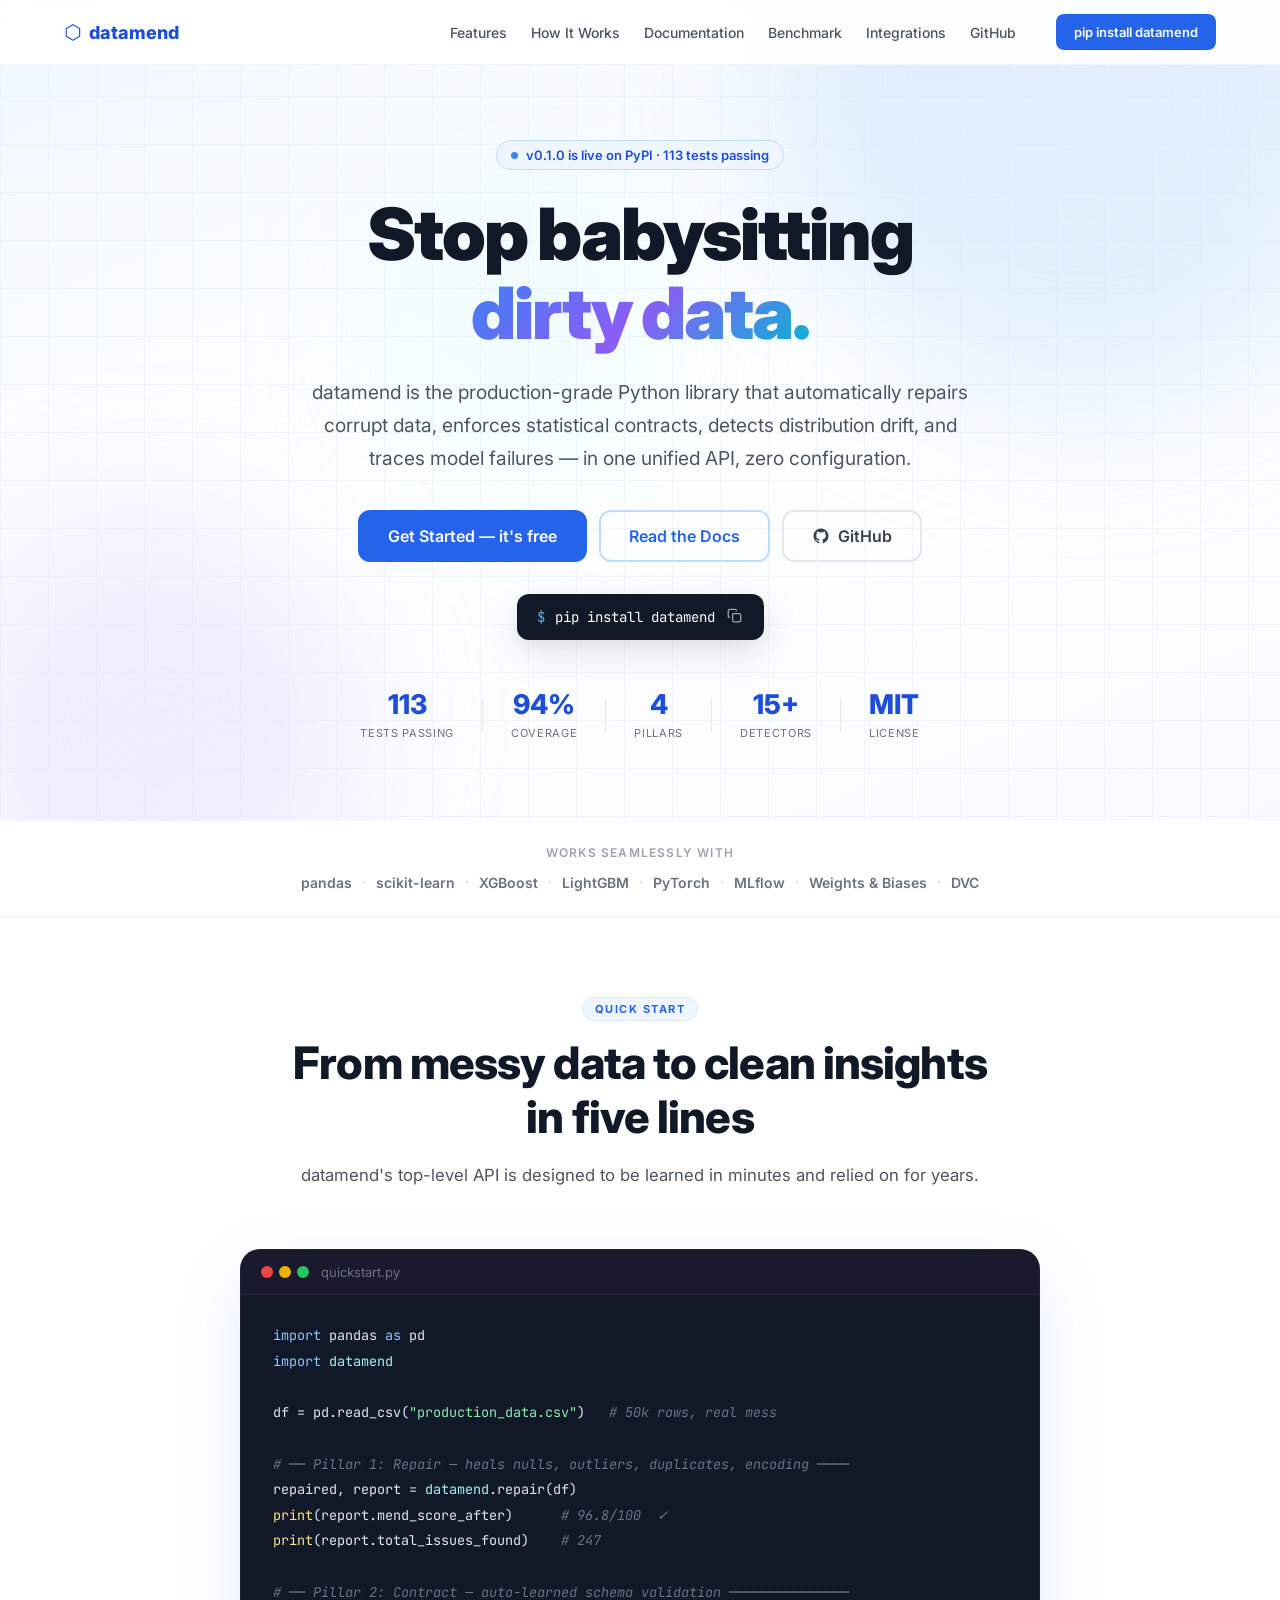
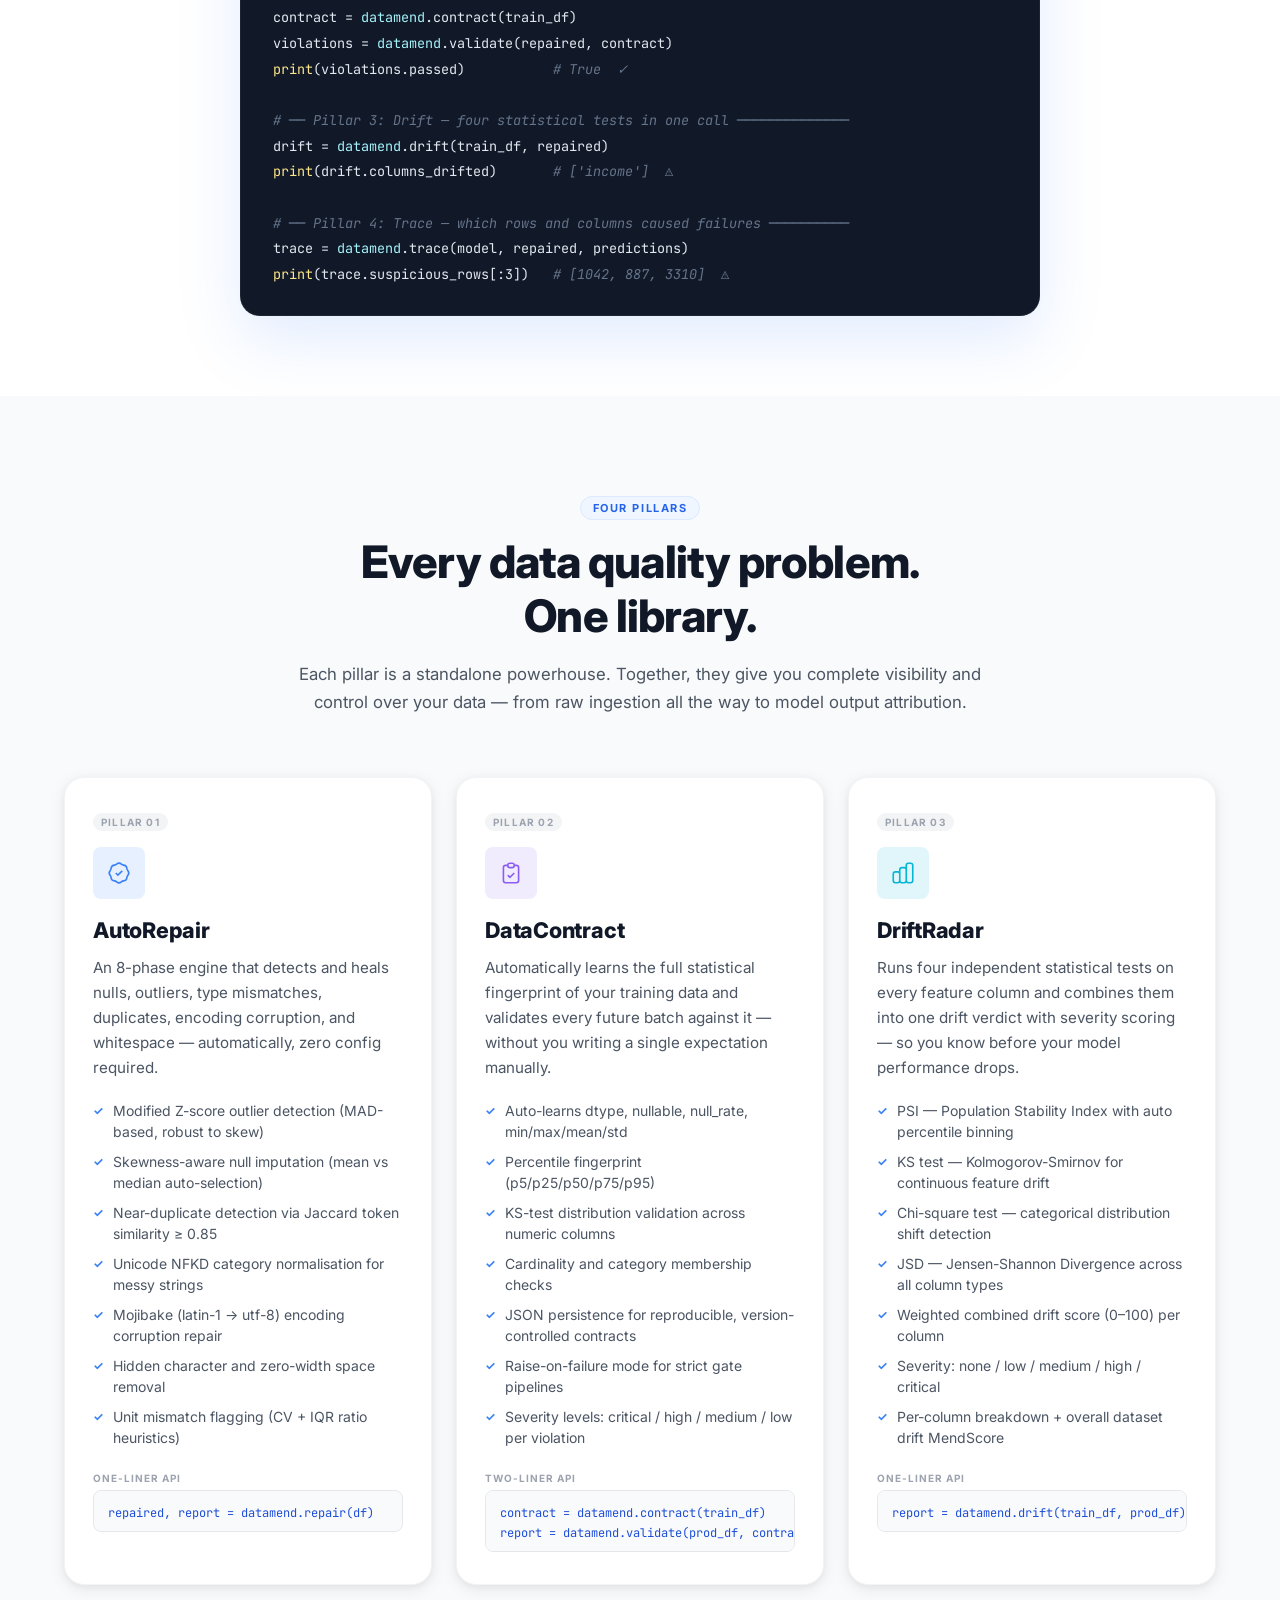
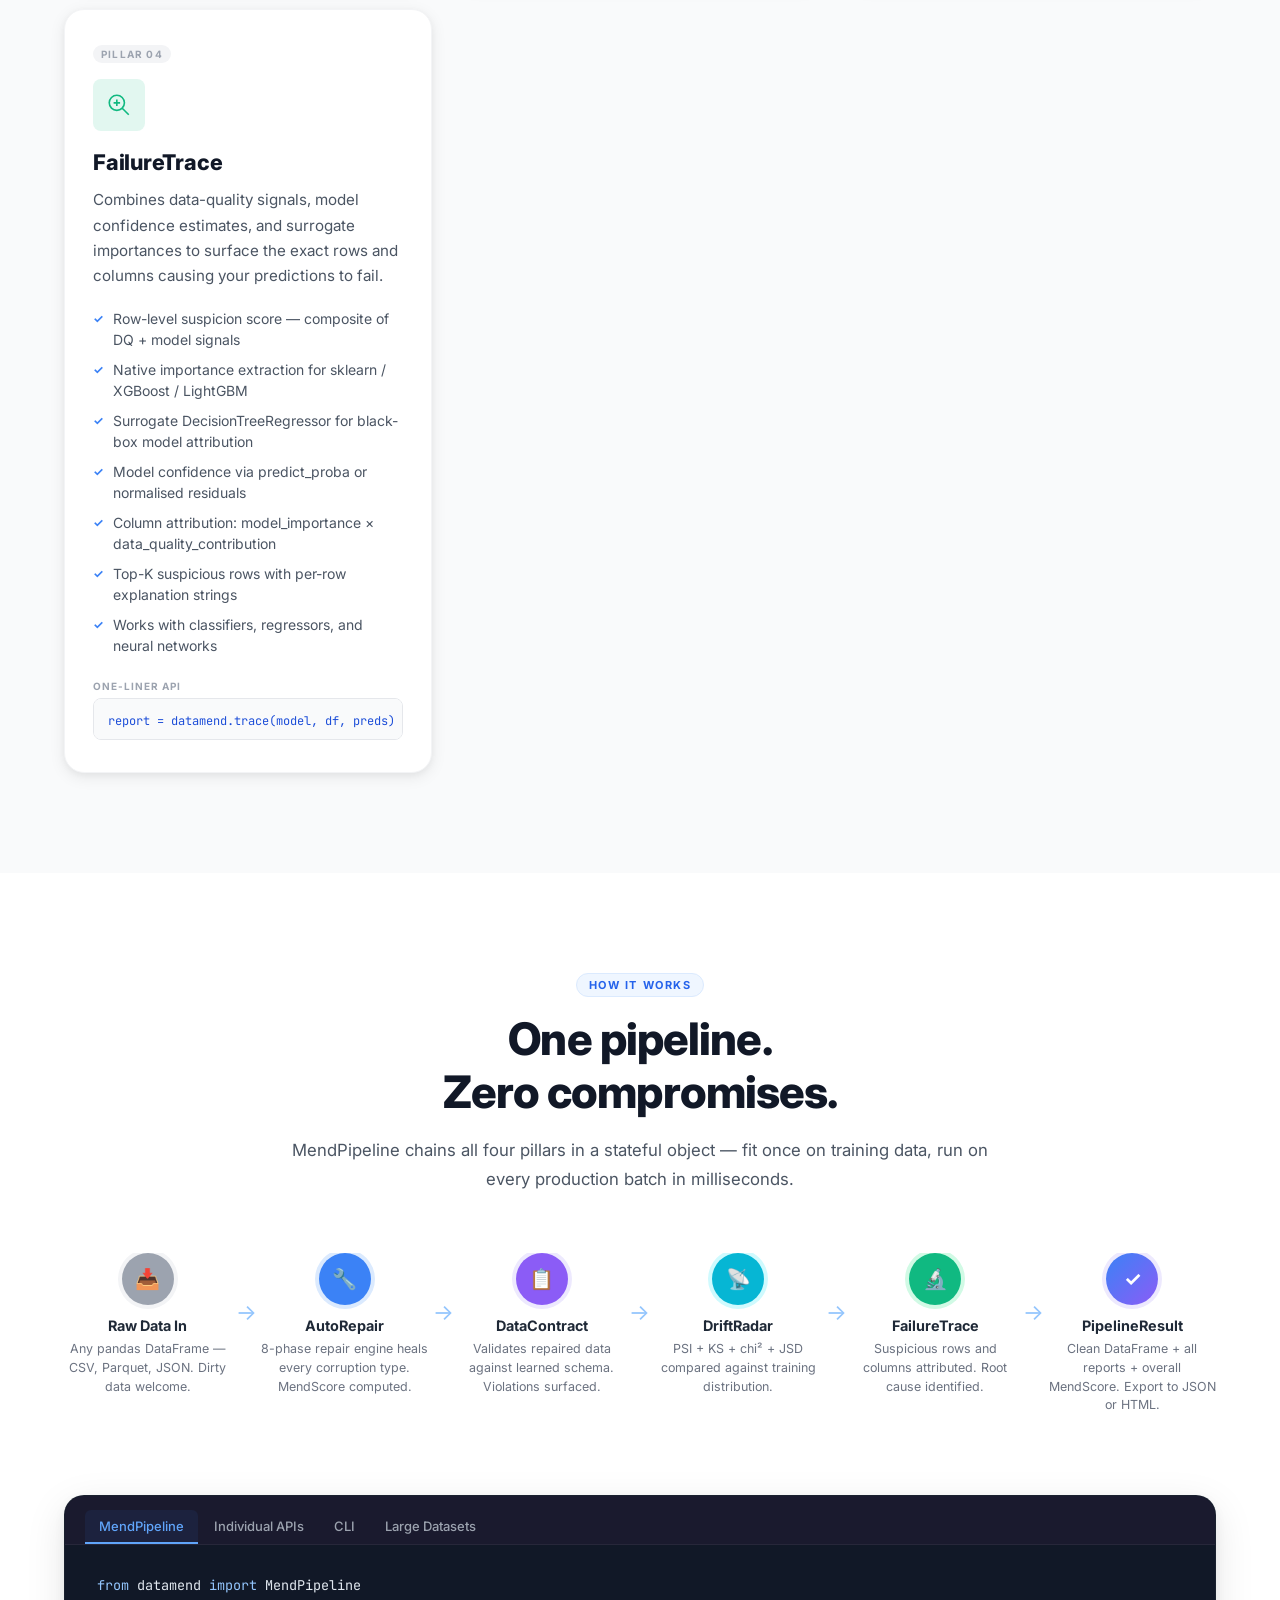
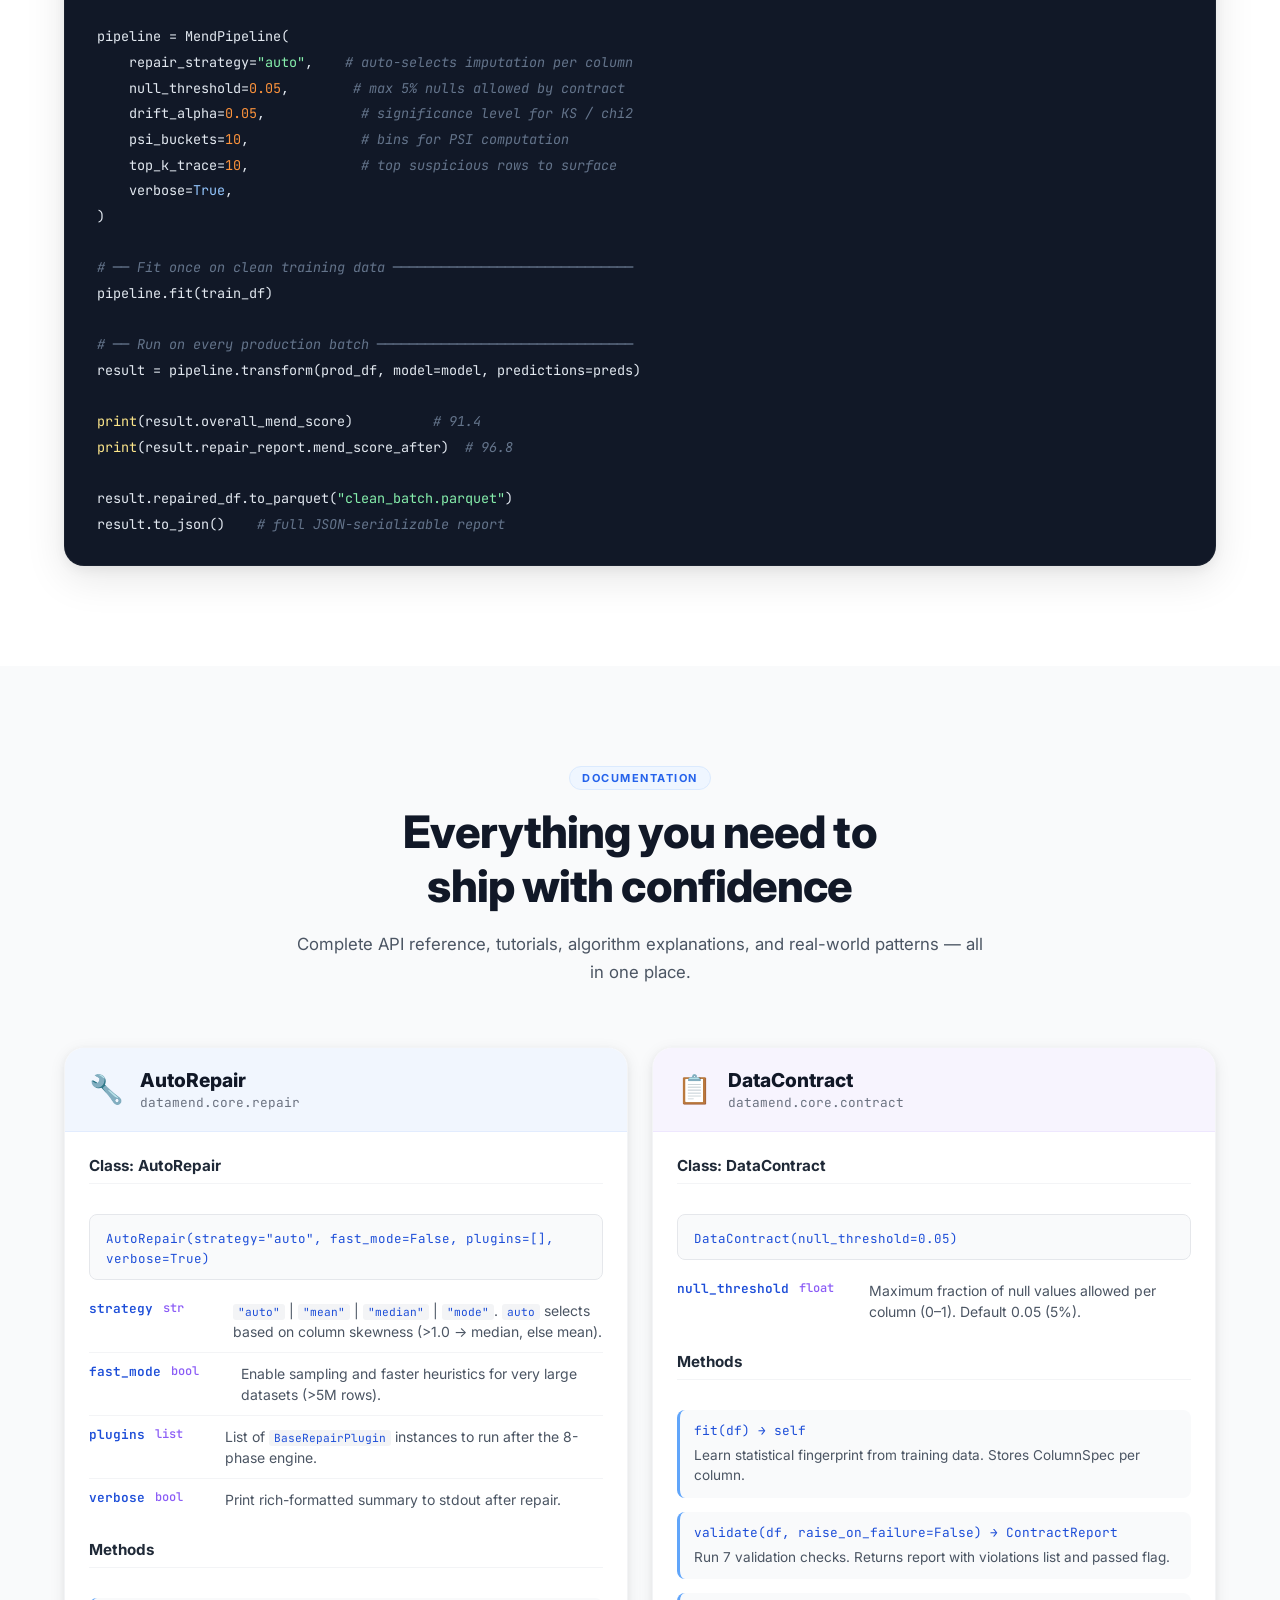
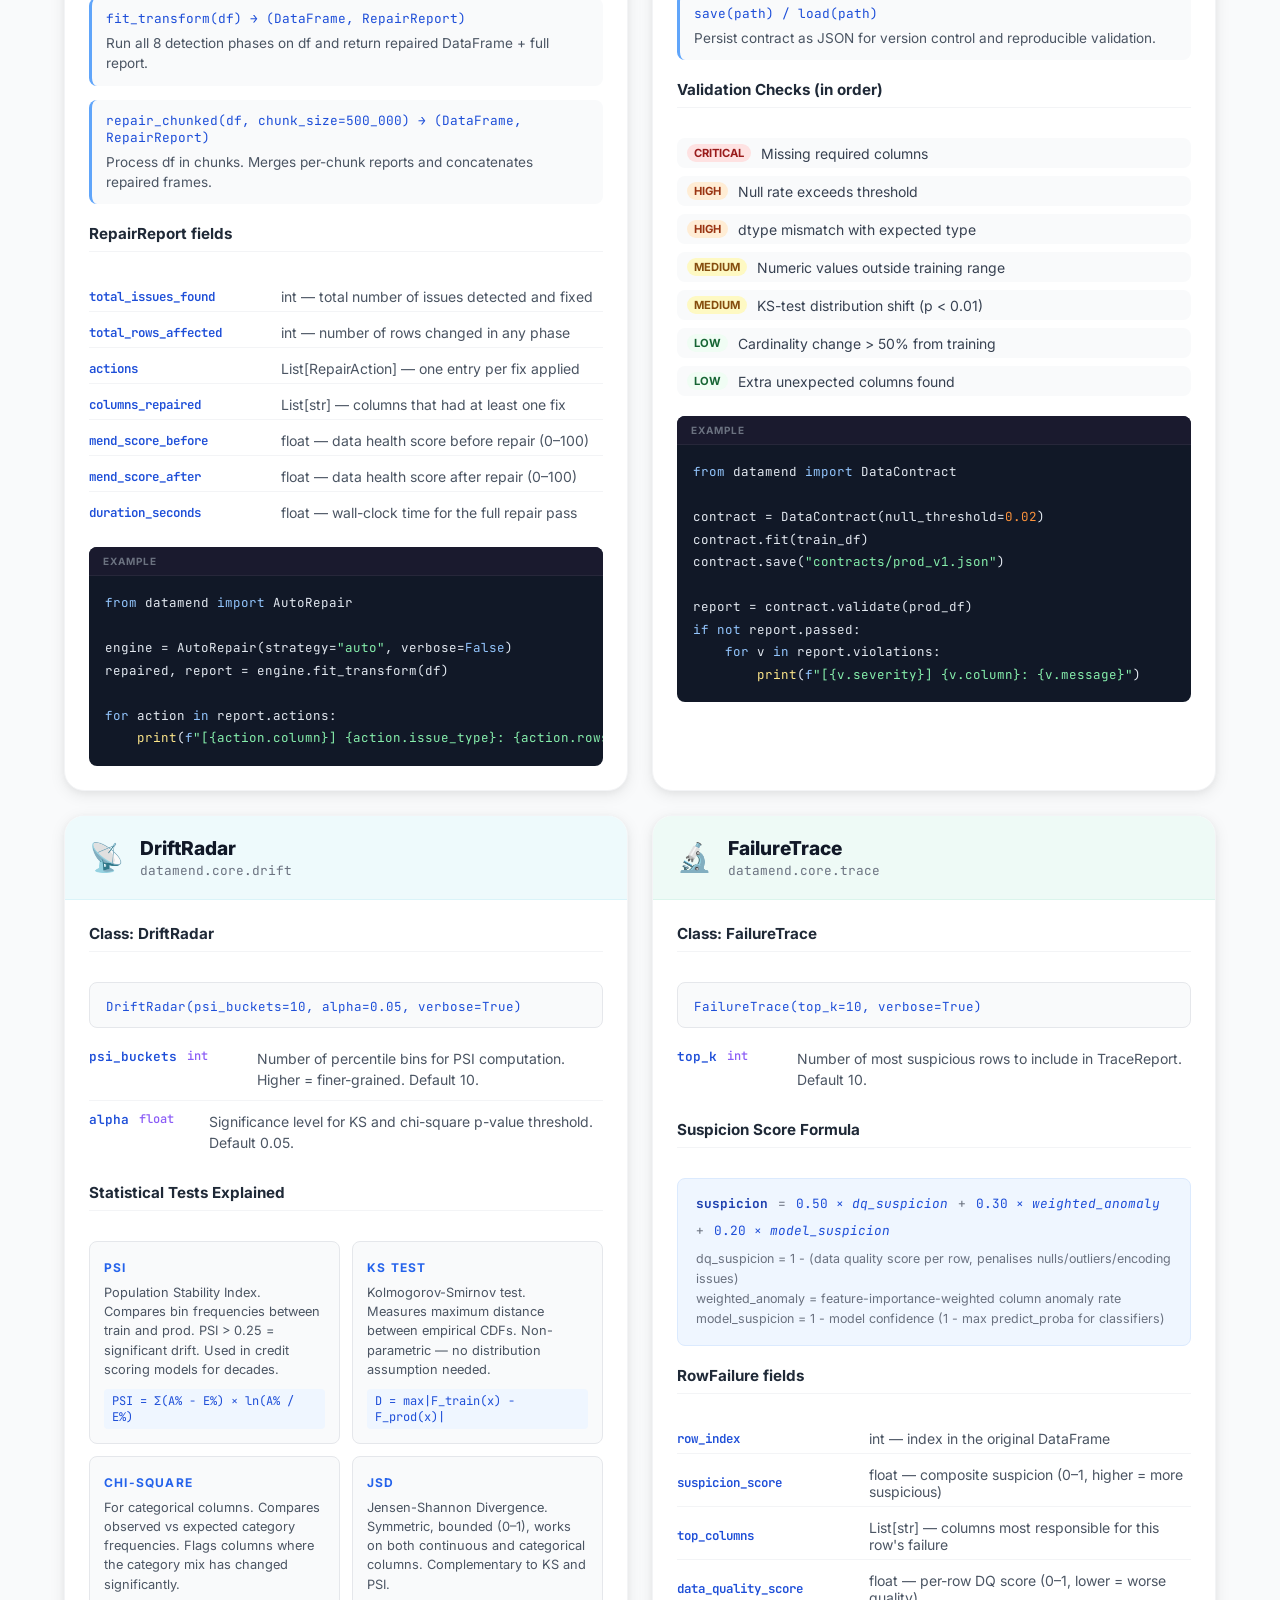
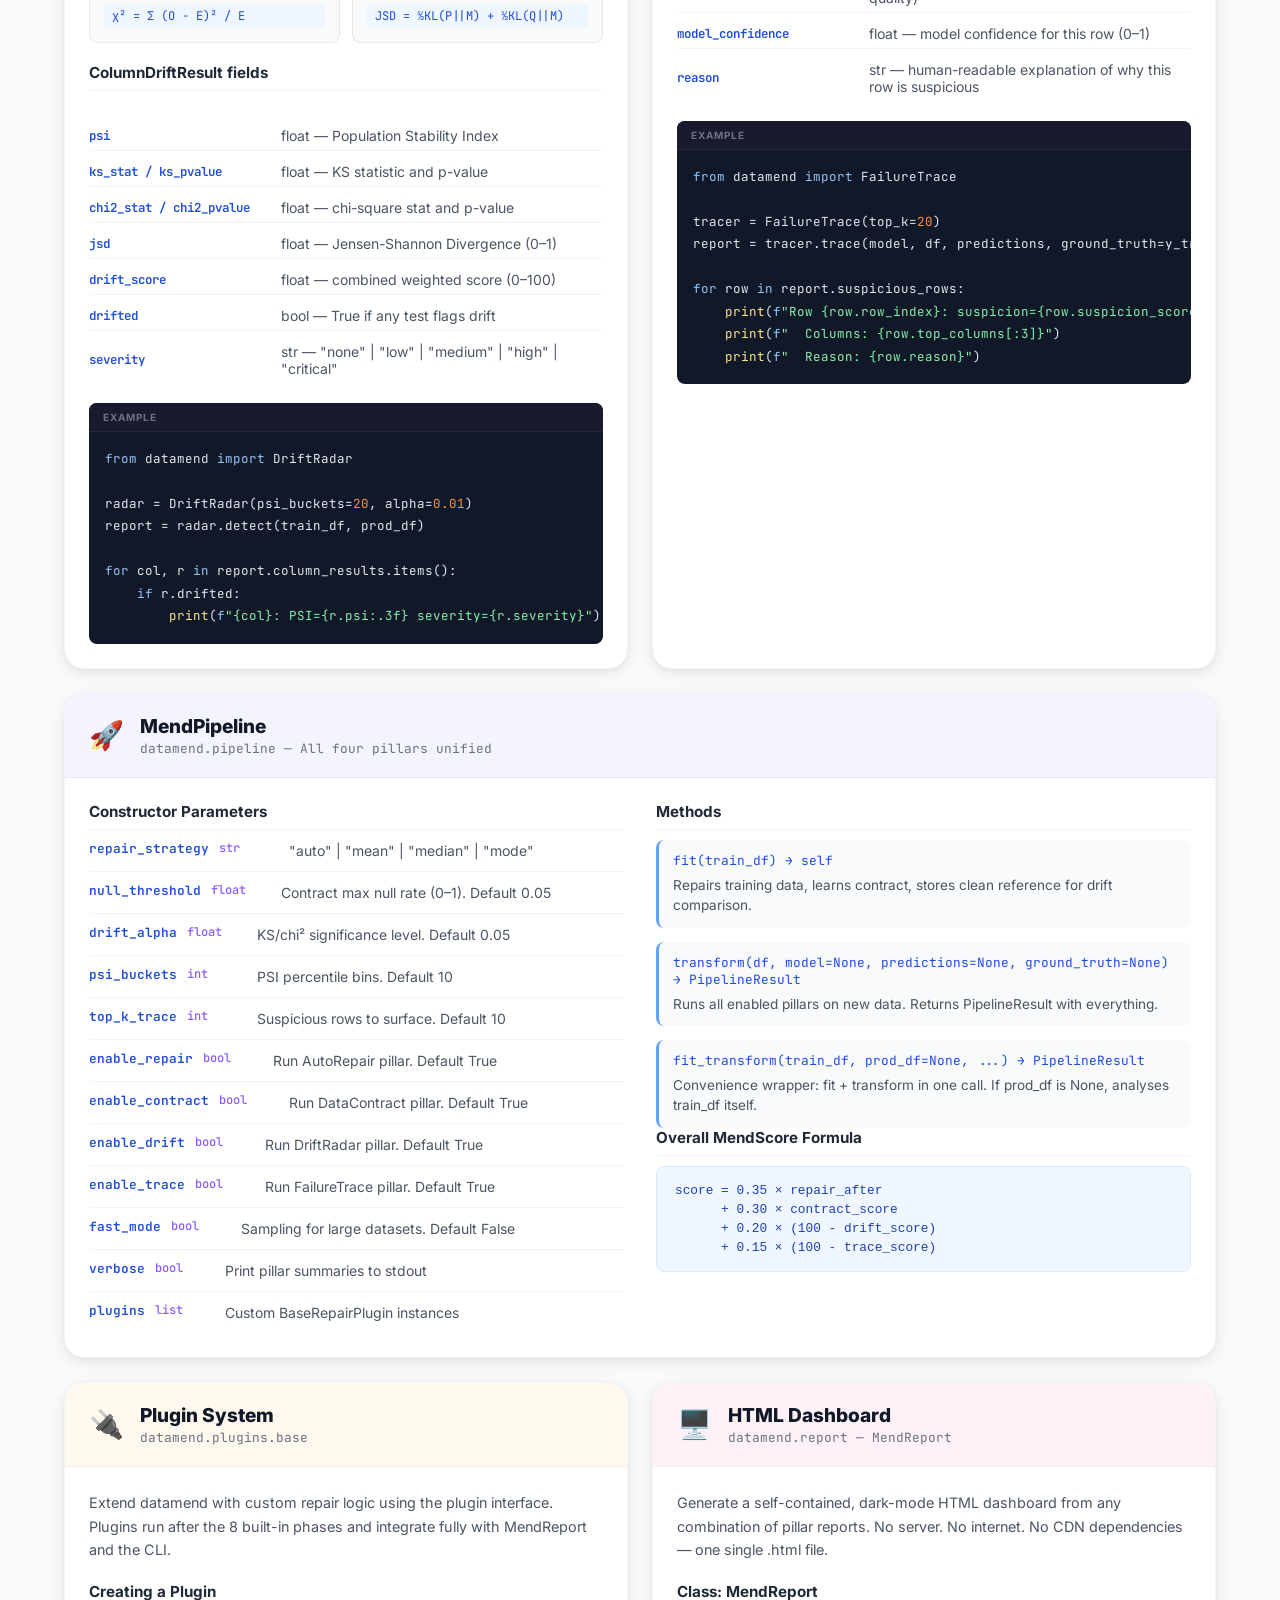
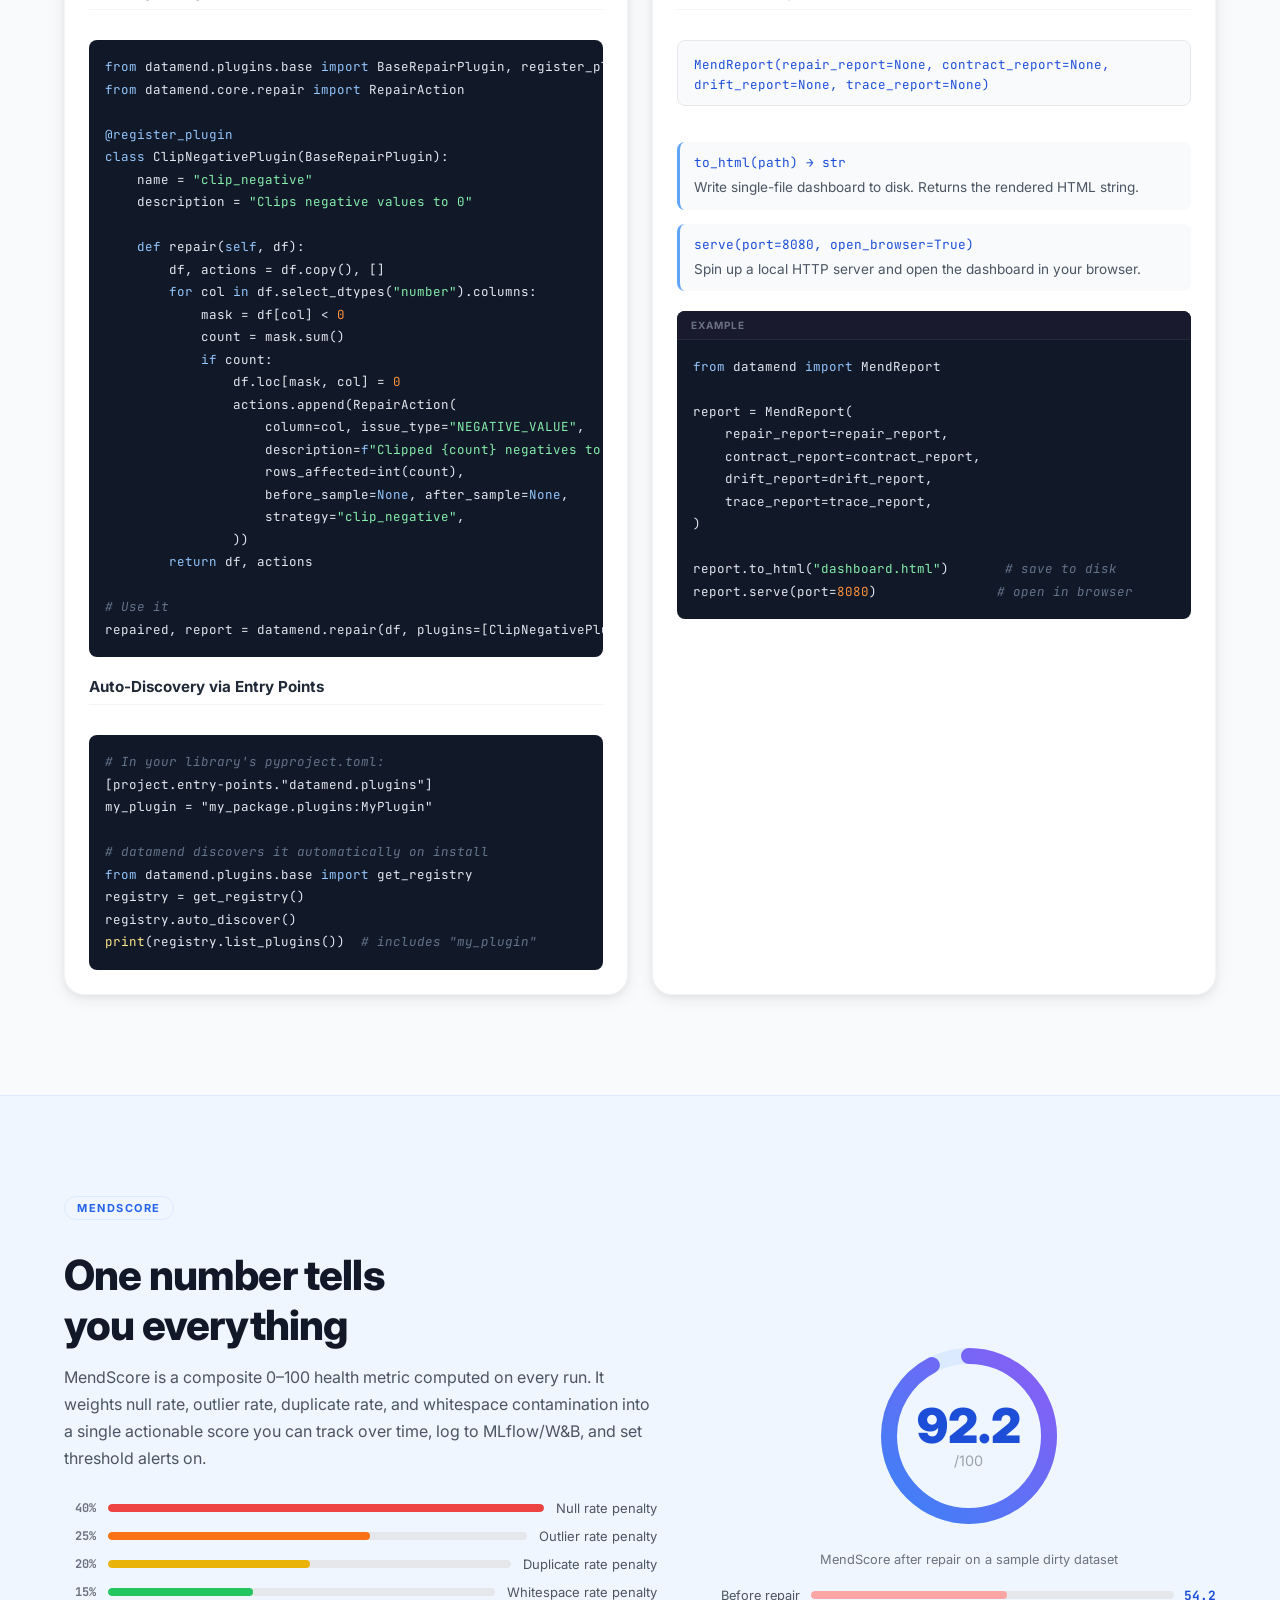
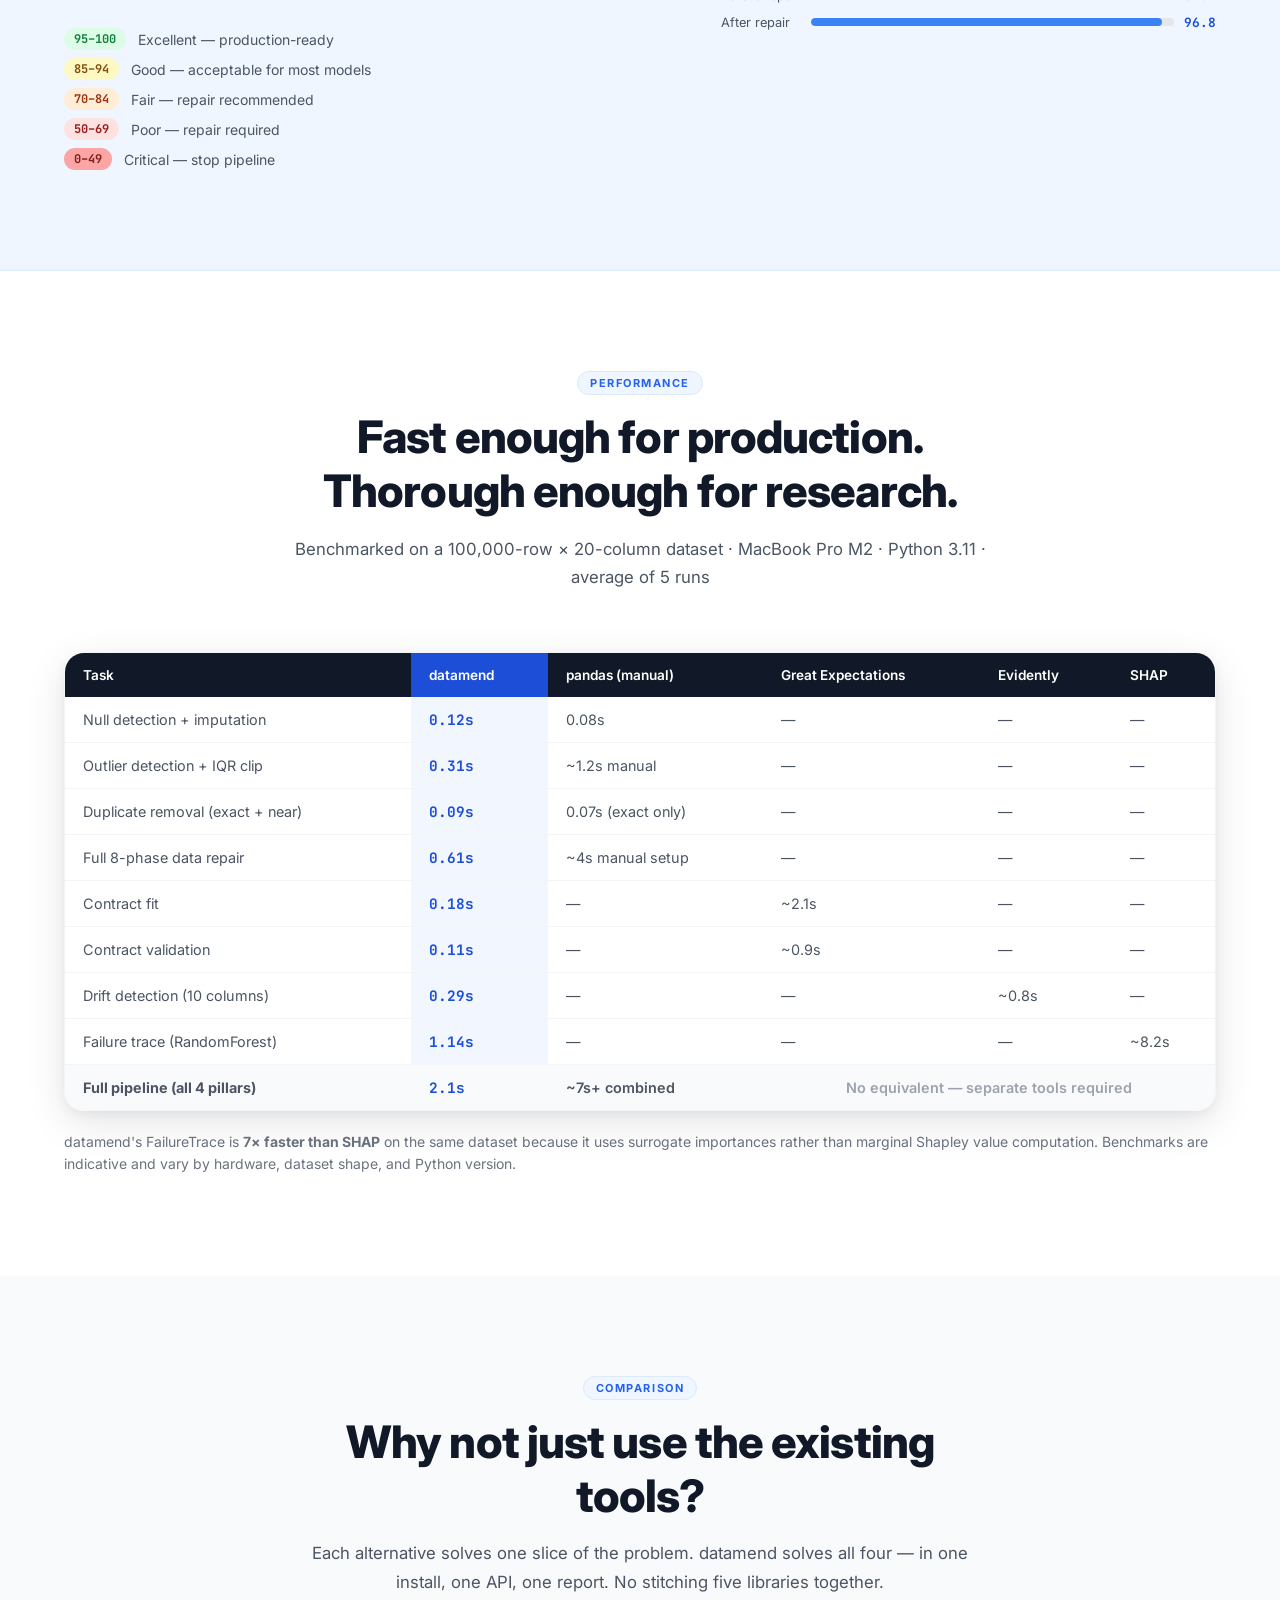
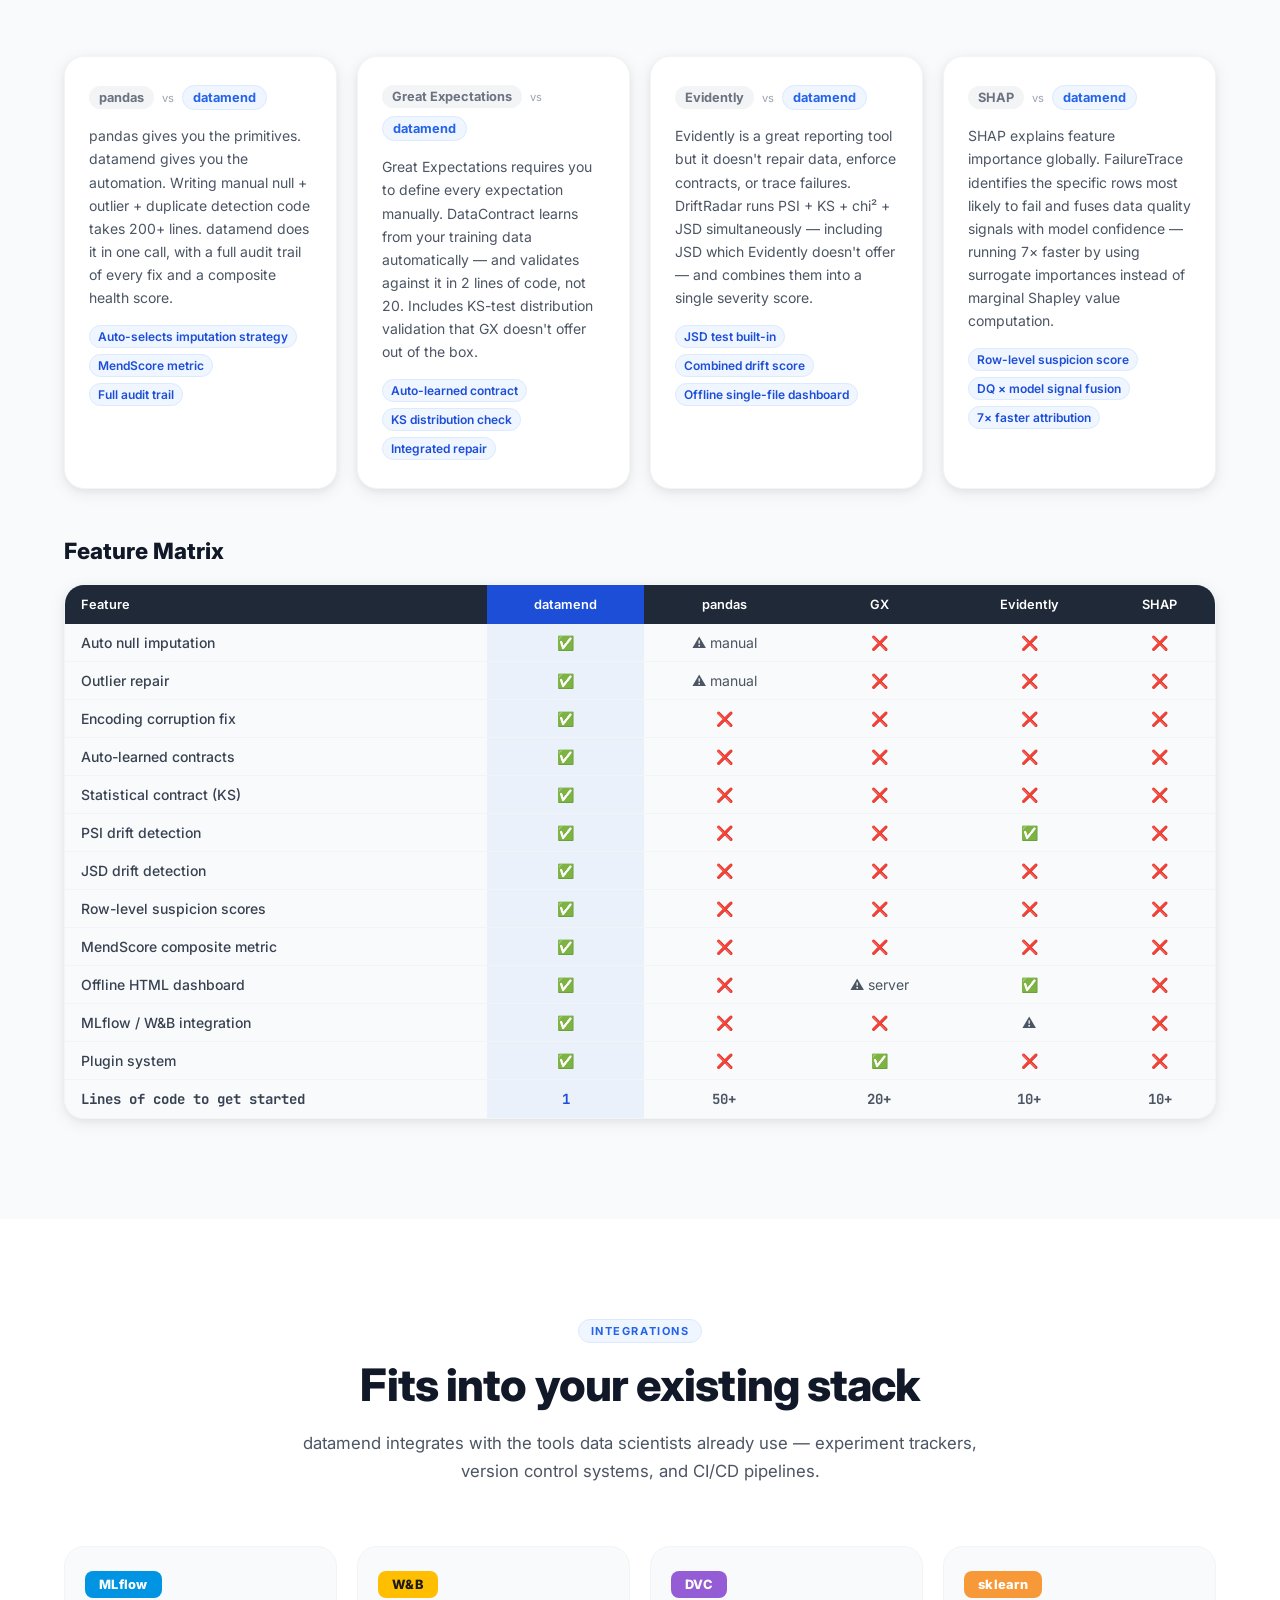
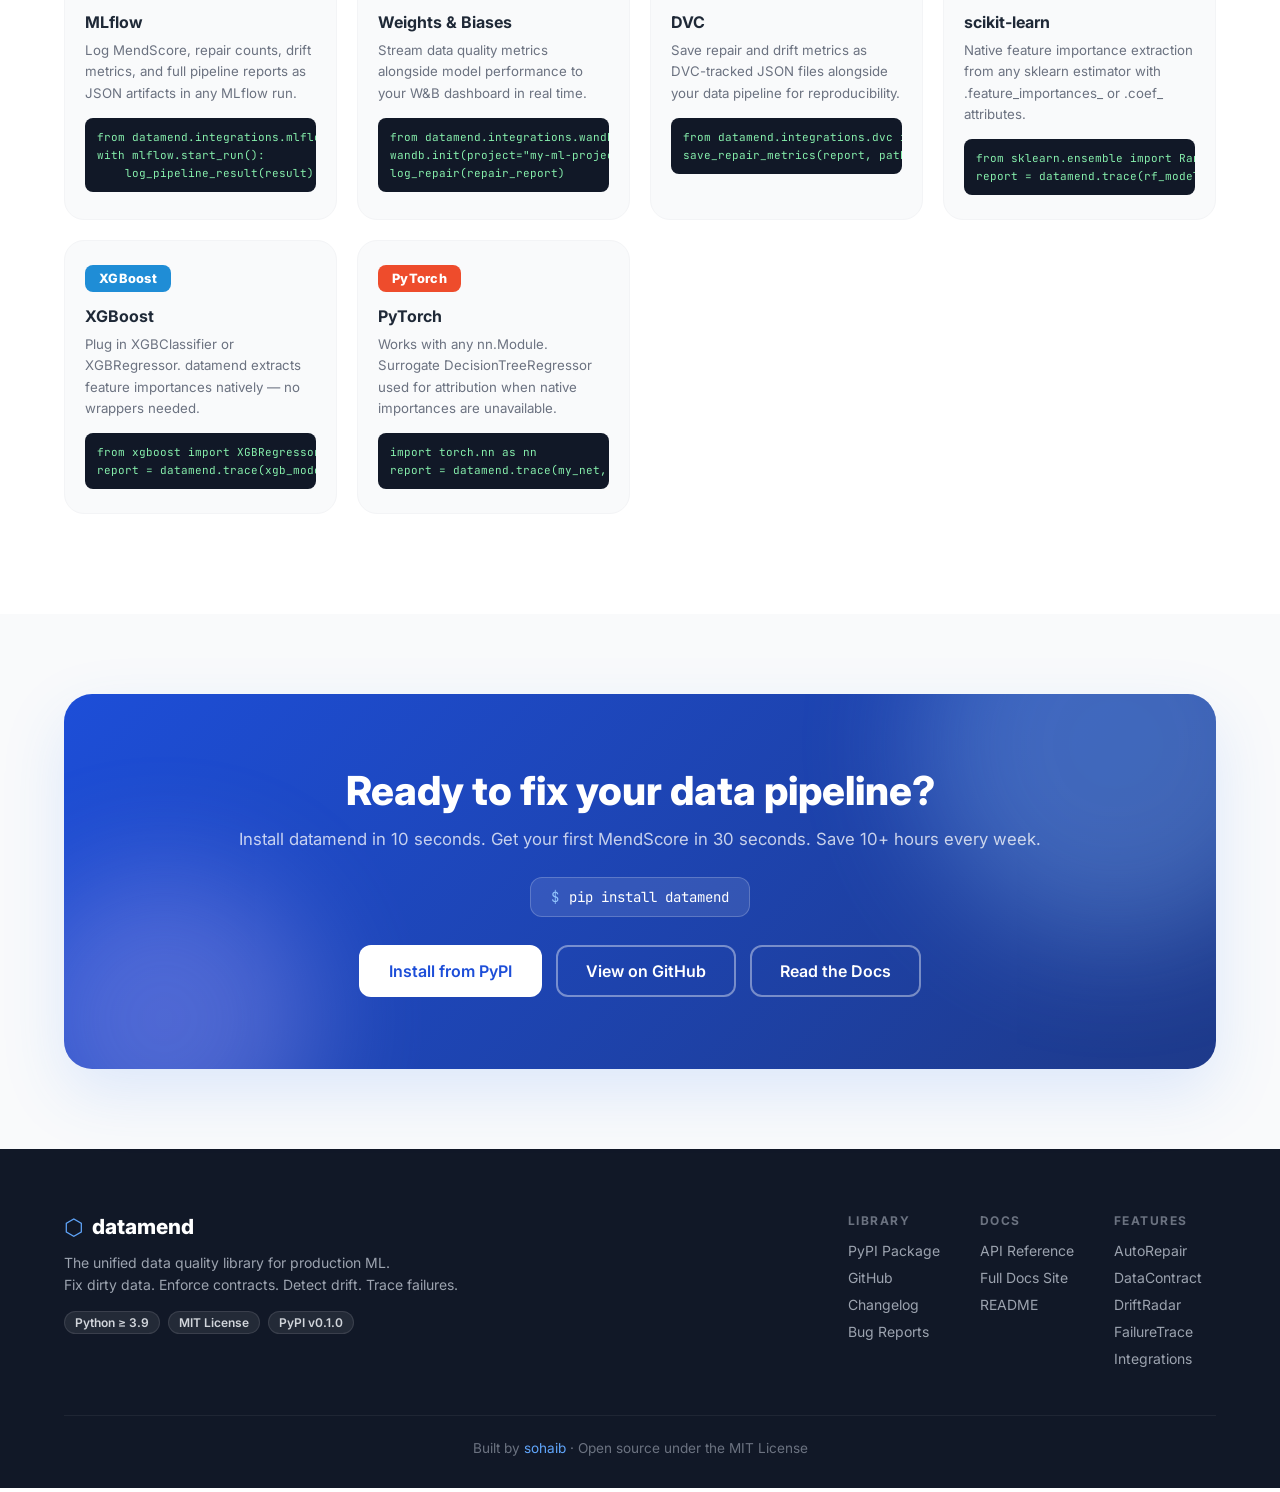
<file: datamend-site/index.html>
<!DOCTYPE html>
<html lang="en" prefix="og: https://ogp.me/ns#">
<head>
  <meta charset="UTF-8" />
  <meta name="viewport" content="width=device-width, initial-scale=1.0" />
  <meta http-equiv="X-UA-Compatible" content="IE=edge" />

  <!-- ── Primary SEO ───────────────────────────────────────────── -->
  <title>datamend — Python Data Quality Library | Repair, Drift Detection & Failure Tracing</title>
  <meta name="description" content="datamend is the unified Python library for automatic data repair, statistical contract validation, drift detection (PSI/KS/JSD), and ML failure tracing. pip install datamend. Free & open source." />
  <meta name="keywords" content="datamend, data quality python, data repair library, drift detection python, data validation, pandas data cleaning, machine learning data quality, PSI drift, KS test python, data contract, MLops data quality, autorepair pandas, feature drift detection, model failure tracing, python data science library" />
  <meta name="author" content="sohaib" />
  <meta name="robots" content="index, follow, max-snippet:-1, max-image-preview:large, max-video-preview:-1" />
  <link rel="canonical" href="https://sohaibdevv.github.io/datamend-site/" />

  <!-- ── Open Graph (Facebook, LinkedIn) ──────────────────────── -->
  <meta property="og:type" content="website" />
  <meta property="og:site_name" content="datamend" />
  <meta property="og:title" content="datamend — Unified Data Quality Library for Python ML" />
  <meta property="og:description" content="Fix dirty data automatically. Enforce data contracts. Detect distribution drift. Trace model failures to root columns. One Python library, four pillars, zero config." />
  <meta property="og:url" content="https://sohaibdevv.github.io/datamend-site/" />
  <meta property="og:image" content="https://sohaibdevv.github.io/datamend-site/og-image.png" />
  <meta property="og:image:width" content="1200" />
  <meta property="og:image:height" content="630" />
  <meta property="og:image:alt" content="datamend — pip install datamend — The unified data quality library" />
  <meta property="og:locale" content="en_US" />

  <!-- ── Twitter / X Card ─────────────────────────────────────── -->
  <meta name="twitter:card" content="summary_large_image" />
  <meta name="twitter:title" content="datamend — Python Data Quality Library" />
  <meta name="twitter:description" content="Auto-repair dirty data, enforce contracts, detect drift, trace model failures. pip install datamend — free & open source." />
  <meta name="twitter:image" content="https://sohaibdevv.github.io/datamend-site/og-image.png" />
  <meta name="twitter:image:alt" content="datamend data quality library" />
  <meta name="twitter:creator" content="@sohaibdevv" />
  <meta name="twitter:site" content="@sohaibdevv" />

  <!-- ── JSON-LD Structured Data ──────────────────────────────── -->
  <script type="application/ld+json">
  {
    "@context": "https://schema.org",
    "@type": "SoftwareApplication",
    "name": "datamend",
    "description": "The unified Python library for automatic data repair, statistical contract validation, distribution drift detection, and ML model failure tracing.",
    "url": "https://sohaibdevv.github.io/datamend-site/",
    "applicationCategory": "DeveloperApplication",
    "operatingSystem": "Windows, macOS, Linux",
    "programmingLanguage": "Python",
    "author": {
      "@type": "Person",
      "name": "sohaib",
      "url": "https://github.com/sohaibdevv"
    },
    "license": "https://opensource.org/licenses/MIT",
    "codeRepository": "https://github.com/sohaibdevv/datamend.py",
    "downloadUrl": "https://pypi.org/project/datamend/",
    "softwareVersion": "0.1.0",
    "releaseNotes": "https://github.com/sohaibdevv/datamend.py/blob/main/CHANGELOG.md",
    "keywords": "data quality, data repair, drift detection, data validation, machine learning, MLops, pandas, python",
    "offers": {
      "@type": "Offer",
      "price": "0",
      "priceCurrency": "USD"
    }
  }
  </script>
  <script type="application/ld+json">
  {
    "@context": "https://schema.org",
    "@type": "WebSite",
    "name": "datamend",
    "url": "https://sohaibdevv.github.io/datamend-site/",
    "description": "Official website for the datamend Python data quality library",
    "potentialAction": {
      "@type": "SearchAction",
      "target": "https://github.com/sohaibdevv/datamend.py/search?q={search_term_string}",
      "query-input": "required name=search_term_string"
    }
  }
  </script>

  <!-- ── Favicon ───────────────────────────────────────────────── -->
  <link rel="icon" type="image/svg+xml" href="data:image/svg+xml,<svg xmlns='http://www.w3.org/2000/svg' viewBox='0 0 100 100'><text y='.9em' font-size='90'>⬡</text></svg>" />
  <link rel="apple-touch-icon" href="data:image/svg+xml,<svg xmlns='http://www.w3.org/2000/svg' viewBox='0 0 100 100'><text y='.9em' font-size='90'>⬡</text></svg>" />

  <!-- ── Fonts ─────────────────────────────────────────────────── -->
  <link rel="preconnect" href="https://fonts.googleapis.com" />
  <link rel="preconnect" href="https://fonts.gstatic.com" crossorigin />
  <link href="https://fonts.googleapis.com/css2?family=Inter:wght@300;400;500;600;700;800;900&family=JetBrains+Mono:wght@400;500;600&display=swap" rel="stylesheet" />

  <link rel="stylesheet" href="style.css" />
</head>
<body>

  <!-- ── NAV ────────────────────────────────────────────────────── -->
  <nav class="nav" id="navbar">
    <div class="nav-inner">
      <a class="nav-logo" href="#">
        <span class="logo-icon">⬡</span>
        datamend
      </a>
      <ul class="nav-links">
        <li><a href="#pillars">Features</a></li>
        <li><a href="#how-it-works">How It Works</a></li>
        <li><a href="#docs">Documentation</a></li>
        <li><a href="#benchmark">Benchmark</a></li>
        <li><a href="#integrations">Integrations</a></li>
        <li><a href="https://github.com/sohaibdevv/datamend.py" target="_blank">GitHub</a></li>
      </ul>
      <a class="btn btn-primary nav-cta" href="https://pypi.org/project/datamend/" target="_blank">
        pip install datamend
      </a>
      <button class="hamburger" id="hamburger" aria-label="Menu">
        <span></span><span></span><span></span>
      </button>
    </div>
    <div class="mobile-menu" id="mobileMenu">
      <a href="#pillars">Features</a>
      <a href="#how-it-works">How It Works</a>
      <a href="#docs">Documentation</a>
      <a href="#benchmark">Benchmark</a>
      <a href="#integrations">Integrations</a>
      <a href="https://github.com/sohaibdevv/datamend.py" target="_blank">GitHub</a>
    </div>
  </nav>

  <!-- ── HERO ───────────────────────────────────────────────────── -->
  <section class="hero">
    <div class="hero-bg">
      <div class="hero-blob blob-1"></div>
      <div class="hero-blob blob-2"></div>
      <div class="hero-blob blob-3"></div>
      <div class="hero-grid"></div>
    </div>
    <div class="container hero-content">
      <div class="hero-badge">
        <span class="badge-dot"></span>
        v0.1.0 is live on PyPI · 113 tests passing
      </div>
      <h1 class="hero-title">
        Stop babysitting<br/>
        <span class="gradient-text">dirty data.</span>
      </h1>
      <p class="hero-sub">
        datamend is the production-grade Python library that automatically repairs corrupt data,
        enforces statistical contracts, detects distribution drift, and traces model failures —
        in one unified API, zero configuration.
      </p>
      <div class="hero-cta-row">
        <a href="https://pypi.org/project/datamend/" target="_blank" class="btn btn-primary btn-lg">
          Get Started — it's free
        </a>
        <a href="#docs" class="btn btn-outline btn-lg">
          Read the Docs
        </a>
        <a href="https://github.com/sohaibdevv/datamend.py" target="_blank" class="btn btn-ghost btn-lg">
          <svg width="18" height="18" viewBox="0 0 24 24" fill="currentColor"><path d="M12 2C6.477 2 2 6.484 2 12.017c0 4.425 2.865 8.18 6.839 9.504.5.092.682-.217.682-.483 0-.237-.008-.868-.013-1.703-2.782.605-3.369-1.343-3.369-1.343-.454-1.158-1.11-1.466-1.11-1.466-.908-.62.069-.608.069-.608 1.003.07 1.531 1.032 1.531 1.032.892 1.53 2.341 1.088 2.91.832.092-.647.35-1.088.636-1.338-2.22-.253-4.555-1.113-4.555-4.951 0-1.093.39-1.988 1.029-2.688-.103-.253-.446-1.272.098-2.65 0 0 .84-.27 2.75 1.026A9.564 9.564 0 0112 6.844c.85.004 1.705.115 2.504.337 1.909-1.296 2.747-1.027 2.747-1.027.546 1.379.202 2.398.1 2.651.64.7 1.028 1.595 1.028 2.688 0 3.848-2.339 4.695-4.566 4.943.359.309.678.92.678 1.855 0 1.338-.012 2.419-.012 2.747 0 .268.18.58.688.482A10.019 10.019 0 0022 12.017C22 6.484 17.522 2 12 2z"/></svg>
          GitHub
        </a>
      </div>
      <div class="hero-install">
        <div class="install-box">
          <span class="install-prompt">$</span>
          <span class="install-cmd" id="installCmd">pip install datamend</span>
          <button class="copy-btn" id="copyBtn" aria-label="Copy command">
            <svg width="15" height="15" viewBox="0 0 24 24" fill="none" stroke="currentColor" stroke-width="2"><rect x="9" y="9" width="13" height="13" rx="2"/><path d="M5 15H4a2 2 0 01-2-2V4a2 2 0 012-2h9a2 2 0 012 2v1"/></svg>
          </button>
        </div>
      </div>
      <div class="hero-stats">
        <div class="stat">
          <span class="stat-num">113</span>
          <span class="stat-label">Tests Passing</span>
        </div>
        <div class="stat-divider"></div>
        <div class="stat">
          <span class="stat-num">94%</span>
          <span class="stat-label">Coverage</span>
        </div>
        <div class="stat-divider"></div>
        <div class="stat">
          <span class="stat-num">4</span>
          <span class="stat-label">Pillars</span>
        </div>
        <div class="stat-divider"></div>
        <div class="stat">
          <span class="stat-num">15+</span>
          <span class="stat-label">Detectors</span>
        </div>
        <div class="stat-divider"></div>
        <div class="stat">
          <span class="stat-num">MIT</span>
          <span class="stat-label">License</span>
        </div>
      </div>
    </div>
  </section>

  <!-- ── TRUSTED BY STACK ───────────────────────────────────────── -->
  <section class="stack-bar">
    <div class="container">
      <p class="stack-label">Works seamlessly with</p>
      <div class="stack-logos">
        <span class="stack-item">pandas</span>
        <span class="stack-sep">·</span>
        <span class="stack-item">scikit-learn</span>
        <span class="stack-sep">·</span>
        <span class="stack-item">XGBoost</span>
        <span class="stack-sep">·</span>
        <span class="stack-item">LightGBM</span>
        <span class="stack-sep">·</span>
        <span class="stack-item">PyTorch</span>
        <span class="stack-sep">·</span>
        <span class="stack-item">MLflow</span>
        <span class="stack-sep">·</span>
        <span class="stack-item">Weights &amp; Biases</span>
        <span class="stack-sep">·</span>
        <span class="stack-item">DVC</span>
      </div>
    </div>
  </section>

  <!-- ── DEMO CODE ──────────────────────────────────────────────── -->
  <section class="demo-section">
    <div class="container">
      <div class="section-header">
        <span class="section-eyebrow">Quick Start</span>
        <h2>From messy data to clean insights<br/>in five lines</h2>
        <p>datamend's top-level API is designed to be learned in minutes and relied on for years.</p>
      </div>
      <div class="demo-card">
        <div class="demo-header">
          <div class="demo-dots">
            <span class="dot red"></span>
            <span class="dot yellow"></span>
            <span class="dot green"></span>
          </div>
          <span class="demo-title-bar">quickstart.py</span>
        </div>
        <pre class="demo-code"><code><span class="kw">import</span> pandas <span class="kw">as</span> pd
<span class="kw">import</span> <span class="cls">datamend</span>

df = pd.read_csv(<span class="str">"production_data.csv"</span>)   <span class="comment"># 50k rows, real mess</span>

<span class="comment"># ── Pillar 1: Repair — heals nulls, outliers, duplicates, encoding ────</span>
repaired, report = <span class="cls">datamend</span>.repair(df)
<span class="fn">print</span>(report.mend_score_after)      <span class="comment"># 96.8/100  ✓</span>
<span class="fn">print</span>(report.total_issues_found)    <span class="comment"># 247</span>

<span class="comment"># ── Pillar 2: Contract — auto-learned schema validation ───────────────</span>
contract = <span class="cls">datamend</span>.contract(train_df)
violations = <span class="cls">datamend</span>.validate(repaired, contract)
<span class="fn">print</span>(violations.passed)           <span class="comment"># True  ✓</span>

<span class="comment"># ── Pillar 3: Drift — four statistical tests in one call ──────────────</span>
drift = <span class="cls">datamend</span>.drift(train_df, repaired)
<span class="fn">print</span>(drift.columns_drifted)       <span class="comment"># ['income']  ⚠</span>

<span class="comment"># ── Pillar 4: Trace — which rows and columns caused failures ──────────</span>
trace = <span class="cls">datamend</span>.trace(model, repaired, predictions)
<span class="fn">print</span>(trace.suspicious_rows[:3])   <span class="comment"># [1042, 887, 3310]  ⚠</span></code></pre>
      </div>
    </div>
  </section>

  <!-- ── FOUR PILLARS ───────────────────────────────────────────── -->
  <section class="pillars" id="pillars">
    <div class="container">
      <div class="section-header">
        <span class="section-eyebrow">Four Pillars</span>
        <h2>Every data quality problem.<br/>One library.</h2>
        <p>Each pillar is a standalone powerhouse. Together, they give you complete visibility and control over your data — from raw ingestion all the way to model output attribution.</p>
      </div>
      <div class="pillars-grid">

        <div class="pillar-card" data-pillar="1">
          <div class="pillar-num-badge">Pillar 01</div>
          <div class="pillar-icon-wrap" style="--accent:#3b82f6">
            <svg class="pillar-icon" viewBox="0 0 24 24" fill="none" stroke="currentColor" stroke-width="1.5"><path d="M9 12l2 2 4-4M7.835 4.697a3.42 3.42 0 001.946-.806 3.42 3.42 0 014.438 0 3.42 3.42 0 001.946.806 3.42 3.42 0 013.138 3.138 3.42 3.42 0 00.806 1.946 3.42 3.42 0 010 4.438 3.42 3.42 0 00-.806 1.946 3.42 3.42 0 01-3.138 3.138 3.42 3.42 0 00-1.946.806 3.42 3.42 0 01-4.438 0 3.42 3.42 0 00-1.946-.806 3.42 3.42 0 01-3.138-3.138 3.42 3.42 0 00-.806-1.946 3.42 3.42 0 010-4.438 3.42 3.42 0 00.806-1.946 3.42 3.42 0 013.138-3.138z"/></svg>
          </div>
          <h3>AutoRepair</h3>
          <p class="pillar-desc">An 8-phase engine that detects and heals nulls, outliers, type mismatches, duplicates, encoding corruption, and whitespace — automatically, zero config required.</p>
          <ul class="pillar-features">
            <li>Modified Z-score outlier detection (MAD-based, robust to skew)</li>
            <li>Skewness-aware null imputation (mean vs median auto-selection)</li>
            <li>Near-duplicate detection via Jaccard token similarity ≥ 0.85</li>
            <li>Unicode NFKD category normalisation for messy strings</li>
            <li>Mojibake (latin-1 → utf-8) encoding corruption repair</li>
            <li>Hidden character and zero-width space removal</li>
            <li>Unit mismatch flagging (CV + IQR ratio heuristics)</li>
          </ul>
          <div class="pillar-code-wrap">
            <span class="pillar-code-label">One-liner API</span>
            <div class="pillar-code">
              <code>repaired, report = datamend.repair(df)</code>
            </div>
          </div>
        </div>

        <div class="pillar-card" data-pillar="2">
          <div class="pillar-num-badge">Pillar 02</div>
          <div class="pillar-icon-wrap" style="--accent:#8b5cf6">
            <svg class="pillar-icon" viewBox="0 0 24 24" fill="none" stroke="currentColor" stroke-width="1.5"><path d="M9 5H7a2 2 0 00-2 2v12a2 2 0 002 2h10a2 2 0 002-2V7a2 2 0 00-2-2h-2M9 5a2 2 0 002 2h2a2 2 0 002-2M9 5a2 2 0 012-2h2a2 2 0 012 2m-6 9l2 2 4-4"/></svg>
          </div>
          <h3>DataContract</h3>
          <p class="pillar-desc">Automatically learns the full statistical fingerprint of your training data and validates every future batch against it — without you writing a single expectation manually.</p>
          <ul class="pillar-features">
            <li>Auto-learns dtype, nullable, null_rate, min/max/mean/std</li>
            <li>Percentile fingerprint (p5/p25/p50/p75/p95)</li>
            <li>KS-test distribution validation across numeric columns</li>
            <li>Cardinality and category membership checks</li>
            <li>JSON persistence for reproducible, version-controlled contracts</li>
            <li>Raise-on-failure mode for strict gate pipelines</li>
            <li>Severity levels: critical / high / medium / low per violation</li>
          </ul>
          <div class="pillar-code-wrap">
            <span class="pillar-code-label">Two-liner API</span>
            <div class="pillar-code">
              <code>contract = datamend.contract(train_df)<br/>report = datamend.validate(prod_df, contract)</code>
            </div>
          </div>
        </div>

        <div class="pillar-card" data-pillar="3">
          <div class="pillar-num-badge">Pillar 03</div>
          <div class="pillar-icon-wrap" style="--accent:#06b6d4">
            <svg class="pillar-icon" viewBox="0 0 24 24" fill="none" stroke="currentColor" stroke-width="1.5"><path d="M9 19v-6a2 2 0 00-2-2H5a2 2 0 00-2 2v6a2 2 0 002 2h2a2 2 0 002-2zm0 0V9a2 2 0 012-2h2a2 2 0 012 2v10m-6 0a2 2 0 002 2h2a2 2 0 002-2m0 0V5a2 2 0 012-2h2a2 2 0 012 2v14a2 2 0 01-2 2h-2a2 2 0 01-2-2z"/></svg>
          </div>
          <h3>DriftRadar</h3>
          <p class="pillar-desc">Runs four independent statistical tests on every feature column and combines them into one drift verdict with severity scoring — so you know before your model performance drops.</p>
          <ul class="pillar-features">
            <li>PSI — Population Stability Index with auto percentile binning</li>
            <li>KS test — Kolmogorov-Smirnov for continuous feature drift</li>
            <li>Chi-square test — categorical distribution shift detection</li>
            <li>JSD — Jensen-Shannon Divergence across all column types</li>
            <li>Weighted combined drift score (0–100) per column</li>
            <li>Severity: none / low / medium / high / critical</li>
            <li>Per-column breakdown + overall dataset drift MendScore</li>
          </ul>
          <div class="pillar-code-wrap">
            <span class="pillar-code-label">One-liner API</span>
            <div class="pillar-code">
              <code>report = datamend.drift(train_df, prod_df)</code>
            </div>
          </div>
        </div>

        <div class="pillar-card" data-pillar="4">
          <div class="pillar-num-badge">Pillar 04</div>
          <div class="pillar-icon-wrap" style="--accent:#10b981">
            <svg class="pillar-icon" viewBox="0 0 24 24" fill="none" stroke="currentColor" stroke-width="1.5"><path d="M21 21l-6-6m2-5a7 7 0 11-14 0 7 7 0 0114 0zM10 7v3m0 0v3m0-3h3m-3 0H7"/></svg>
          </div>
          <h3>FailureTrace</h3>
          <p class="pillar-desc">Combines data-quality signals, model confidence estimates, and surrogate importances to surface the exact rows and columns causing your predictions to fail.</p>
          <ul class="pillar-features">
            <li>Row-level suspicion score — composite of DQ + model signals</li>
            <li>Native importance extraction for sklearn / XGBoost / LightGBM</li>
            <li>Surrogate DecisionTreeRegressor for black-box model attribution</li>
            <li>Model confidence via predict_proba or normalised residuals</li>
            <li>Column attribution: model_importance × data_quality_contribution</li>
            <li>Top-K suspicious rows with per-row explanation strings</li>
            <li>Works with classifiers, regressors, and neural networks</li>
          </ul>
          <div class="pillar-code-wrap">
            <span class="pillar-code-label">One-liner API</span>
            <div class="pillar-code">
              <code>report = datamend.trace(model, df, preds)</code>
            </div>
          </div>
        </div>

      </div>
    </div>
  </section>

  <!-- ── HOW IT WORKS ───────────────────────────────────────────── -->
  <section class="how-it-works" id="how-it-works">
    <div class="container">
      <div class="section-header">
        <span class="section-eyebrow">How It Works</span>
        <h2>One pipeline.<br/>Zero compromises.</h2>
        <p>MendPipeline chains all four pillars in a stateful object — fit once on training data, run on every production batch in milliseconds.</p>
      </div>
      <div class="pipeline-visual">
        <div class="pipeline-step">
          <div class="step-circle step-circle-gray"><span>📥</span></div>
          <div class="step-content">
            <h4>Raw Data In</h4>
            <p>Any pandas DataFrame — CSV, Parquet, JSON. Dirty data welcome.</p>
          </div>
        </div>
        <div class="pipeline-arrow">→</div>
        <div class="pipeline-step">
          <div class="step-circle" style="background:var(--blue-500);box-shadow:0 0 0 4px var(--blue-100)"><span>🔧</span></div>
          <div class="step-content">
            <h4>AutoRepair</h4>
            <p>8-phase repair engine heals every corruption type. MendScore computed.</p>
          </div>
        </div>
        <div class="pipeline-arrow">→</div>
        <div class="pipeline-step">
          <div class="step-circle" style="background:var(--purple-500);box-shadow:0 0 0 4px #ede9fe"><span>📋</span></div>
          <div class="step-content">
            <h4>DataContract</h4>
            <p>Validates repaired data against learned schema. Violations surfaced.</p>
          </div>
        </div>
        <div class="pipeline-arrow">→</div>
        <div class="pipeline-step">
          <div class="step-circle" style="background:var(--cyan-500);box-shadow:0 0 0 4px #cffafe"><span>📡</span></div>
          <div class="step-content">
            <h4>DriftRadar</h4>
            <p>PSI + KS + chi² + JSD compared against training distribution.</p>
          </div>
        </div>
        <div class="pipeline-arrow">→</div>
        <div class="pipeline-step">
          <div class="step-circle" style="background:var(--green-500);box-shadow:0 0 0 4px #d1fae5"><span>🔬</span></div>
          <div class="step-content">
            <h4>FailureTrace</h4>
            <p>Suspicious rows and columns attributed. Root cause identified.</p>
          </div>
        </div>
        <div class="pipeline-arrow">→</div>
        <div class="pipeline-step">
          <div class="step-circle step-circle-gradient"><span>✓</span></div>
          <div class="step-content">
            <h4>PipelineResult</h4>
            <p>Clean DataFrame + all reports + overall MendScore. Export to JSON or HTML.</p>
          </div>
        </div>
      </div>

      <div class="code-example">
        <div class="code-tabs">
          <button class="tab active" data-tab="pipeline">MendPipeline</button>
          <button class="tab" data-tab="individual">Individual APIs</button>
          <button class="tab" data-tab="cli">CLI</button>
          <button class="tab" data-tab="large">Large Datasets</button>
        </div>
        <div class="tab-content active" id="tab-pipeline">
          <pre><code><span class="kw">from</span> datamend <span class="kw">import</span> MendPipeline

pipeline = MendPipeline(
    repair_strategy=<span class="str">"auto"</span>,    <span class="comment"># auto-selects imputation per column</span>
    null_threshold=<span class="num">0.05</span>,        <span class="comment"># max 5% nulls allowed by contract</span>
    drift_alpha=<span class="num">0.05</span>,            <span class="comment"># significance level for KS / chi2</span>
    psi_buckets=<span class="num">10</span>,              <span class="comment"># bins for PSI computation</span>
    top_k_trace=<span class="num">10</span>,              <span class="comment"># top suspicious rows to surface</span>
    verbose=<span class="kw">True</span>,
)

<span class="comment"># ── Fit once on clean training data ──────────────────────────────</span>
pipeline.fit(train_df)

<span class="comment"># ── Run on every production batch ────────────────────────────────</span>
result = pipeline.transform(prod_df, model=model, predictions=preds)

<span class="fn">print</span>(result.overall_mend_score)          <span class="comment"># 91.4</span>
<span class="fn">print</span>(result.repair_report.mend_score_after)  <span class="comment"># 96.8</span>

result.repaired_df.to_parquet(<span class="str">"clean_batch.parquet"</span>)
result.to_json()    <span class="comment"># full JSON-serializable report</span></code></pre>
        </div>
        <div class="tab-content" id="tab-individual">
          <pre><code><span class="kw">import</span> datamend

<span class="comment"># Each pillar works fully standalone</span>

<span class="comment"># Repair with explicit strategy</span>
repaired, report = datamend.repair(df, strategy=<span class="str">"median"</span>, verbose=<span class="kw">True</span>)

<span class="comment"># Fit and save a versioned contract</span>
contract = datamend.contract(train_df)
contract.save(<span class="str">"contracts/v1.json"</span>)   <span class="comment"># commit this to git!</span>

<span class="comment"># Load and strictly enforce</span>
contract = datamend.DataContract.load(<span class="str">"contracts/v1.json"</span>)
report = datamend.validate(prod_df, contract, raise_on_failure=<span class="kw">True</span>)

<span class="comment"># Drift on specific columns only</span>
drift = datamend.drift(train_df, prod_df, columns=[<span class="str">"age"</span>, <span class="str">"income"</span>])

<span class="comment"># Trace with ground truth labels</span>
trace = datamend.trace(model, prod_df, preds, ground_truth=y_true)</code></pre>
        </div>
        <div class="tab-content" id="tab-cli">
          <pre><code><span class="comment"># Full CLI — supports CSV, Parquet, JSON, Excel</span>

<span class="comment"># Repair a dirty file and save output</span>
datamend repair data.csv -o clean.csv --strategy median --verbose

<span class="comment"># Fit a contract from training data</span>
datamend contract train.csv -o contracts/v1.json

<span class="comment"># Validate production data against saved contract</span>
datamend validate prod.csv --contract contracts/v1.json

<span class="comment"># Detect drift between two datasets</span>
datamend drift train.csv prod.csv --alpha 0.01 --columns age income score

<span class="comment"># Get a quick MendScore without running full repair</span>
datamend score data.csv

<span class="comment"># Generate full HTML dashboard and open in browser</span>
datamend dashboard data.csv -o report.html --open

<span class="comment"># List all registered plugins</span>
datamend plugins list</code></pre>
        </div>
        <div class="tab-content" id="tab-large">
          <pre><code><span class="kw">from</span> datamend <span class="kw">import</span> AutoRepair

<span class="comment"># Chunked mode — handles 50M+ rows without OOM</span>
engine = AutoRepair(strategy=<span class="str">"median"</span>, fast_mode=<span class="kw">True</span>)
repaired, report = engine.repair_chunked(
    df,
    chunk_size=<span class="num">1_000_000</span>,   <span class="comment"># 1M rows per chunk</span>
)
<span class="fn">print</span>(<span class="kw">f</span><span class="str">"Processed: {len(repaired):,} rows"</span>)

<span class="comment"># Async concurrent processing of multiple batches</span>
<span class="kw">import</span> asyncio

<span class="kw">async def</span> process(batch):
    loop = asyncio.get_event_loop()
    <span class="kw">return await</span> loop.run_in_executor(<span class="kw">None</span>, datamend.repair, batch)

results = <span class="kw">await</span> asyncio.gather(*[process(b) <span class="kw">for</span> b <span class="kw">in</span> batches])</code></pre>
        </div>
      </div>
    </div>
  </section>

  <!-- ── DOCUMENTATION ─────────────────────────────────────────── -->
  <section class="docs-section" id="docs">
    <div class="container">
      <div class="section-header">
        <span class="section-eyebrow">Documentation</span>
        <h2>Everything you need to<br/>ship with confidence</h2>
        <p>Complete API reference, tutorials, algorithm explanations, and real-world patterns — all in one place.</p>
      </div>

      <div class="docs-grid">

        <!-- AutoRepair docs -->
        <div class="doc-block">
          <div class="doc-block-header" style="--accent:#3b82f6">
            <div class="doc-block-icon">🔧</div>
            <div>
              <h3>AutoRepair</h3>
              <p>datamend.core.repair</p>
            </div>
          </div>
          <div class="doc-block-content">
            <h4>Class: AutoRepair</h4>
            <div class="api-signature">
              <code>AutoRepair(strategy="auto", fast_mode=False, plugins=[], verbose=True)</code>
            </div>
            <div class="param-table">
              <div class="param-row">
                <span class="param-name">strategy</span>
                <span class="param-type">str</span>
                <span class="param-desc"><code>"auto"</code> | <code>"mean"</code> | <code>"median"</code> | <code>"mode"</code>. <code>auto</code> selects based on column skewness (&gt;1.0 → median, else mean).</span>
              </div>
              <div class="param-row">
                <span class="param-name">fast_mode</span>
                <span class="param-type">bool</span>
                <span class="param-desc">Enable sampling and faster heuristics for very large datasets (&gt;5M rows).</span>
              </div>
              <div class="param-row">
                <span class="param-name">plugins</span>
                <span class="param-type">list</span>
                <span class="param-desc">List of <code>BaseRepairPlugin</code> instances to run after the 8-phase engine.</span>
              </div>
              <div class="param-row">
                <span class="param-name">verbose</span>
                <span class="param-type">bool</span>
                <span class="param-desc">Print rich-formatted summary to stdout after repair.</span>
              </div>
            </div>
            <h4>Methods</h4>
            <div class="method-list">
              <div class="method-item">
                <code class="method-sig">fit_transform(df) → (DataFrame, RepairReport)</code>
                <p>Run all 8 detection phases on df and return repaired DataFrame + full report.</p>
              </div>
              <div class="method-item">
                <code class="method-sig">repair_chunked(df, chunk_size=500_000) → (DataFrame, RepairReport)</code>
                <p>Process df in chunks. Merges per-chunk reports and concatenates repaired frames.</p>
              </div>
            </div>
            <h4>RepairReport fields</h4>
            <div class="fields-table">
              <div class="field-row"><code>total_issues_found</code><span>int — total number of issues detected and fixed</span></div>
              <div class="field-row"><code>total_rows_affected</code><span>int — number of rows changed in any phase</span></div>
              <div class="field-row"><code>actions</code><span>List[RepairAction] — one entry per fix applied</span></div>
              <div class="field-row"><code>columns_repaired</code><span>List[str] — columns that had at least one fix</span></div>
              <div class="field-row"><code>mend_score_before</code><span>float — data health score before repair (0–100)</span></div>
              <div class="field-row"><code>mend_score_after</code><span>float — data health score after repair (0–100)</span></div>
              <div class="field-row"><code>duration_seconds</code><span>float — wall-clock time for the full repair pass</span></div>
            </div>
            <div class="doc-example">
              <div class="doc-example-label">Example</div>
              <pre><code><span class="kw">from</span> datamend <span class="kw">import</span> AutoRepair

engine = AutoRepair(strategy=<span class="str">"auto"</span>, verbose=<span class="kw">False</span>)
repaired, report = engine.fit_transform(df)

<span class="kw">for</span> action <span class="kw">in</span> report.actions:
    <span class="fn">print</span>(<span class="kw">f</span><span class="str">"[{action.column}] {action.issue_type}: {action.rows_affected} rows"</span>)</code></pre>
            </div>
          </div>
        </div>

        <!-- DataContract docs -->
        <div class="doc-block">
          <div class="doc-block-header" style="--accent:#8b5cf6">
            <div class="doc-block-icon">📋</div>
            <div>
              <h3>DataContract</h3>
              <p>datamend.core.contract</p>
            </div>
          </div>
          <div class="doc-block-content">
            <h4>Class: DataContract</h4>
            <div class="api-signature">
              <code>DataContract(null_threshold=0.05)</code>
            </div>
            <div class="param-table">
              <div class="param-row">
                <span class="param-name">null_threshold</span>
                <span class="param-type">float</span>
                <span class="param-desc">Maximum fraction of null values allowed per column (0–1). Default 0.05 (5%).</span>
              </div>
            </div>
            <h4>Methods</h4>
            <div class="method-list">
              <div class="method-item">
                <code class="method-sig">fit(df) → self</code>
                <p>Learn statistical fingerprint from training data. Stores ColumnSpec per column.</p>
              </div>
              <div class="method-item">
                <code class="method-sig">validate(df, raise_on_failure=False) → ContractReport</code>
                <p>Run 7 validation checks. Returns report with violations list and passed flag.</p>
              </div>
              <div class="method-item">
                <code class="method-sig">save(path) / load(path)</code>
                <p>Persist contract as JSON for version control and reproducible validation.</p>
              </div>
            </div>
            <h4>Validation Checks (in order)</h4>
            <div class="checks-list">
              <div class="check-item critical"><span class="check-badge">CRITICAL</span>Missing required columns</div>
              <div class="check-item high"><span class="check-badge">HIGH</span>Null rate exceeds threshold</div>
              <div class="check-item high"><span class="check-badge">HIGH</span>dtype mismatch with expected type</div>
              <div class="check-item medium"><span class="check-badge">MEDIUM</span>Numeric values outside training range</div>
              <div class="check-item medium"><span class="check-badge">MEDIUM</span>KS-test distribution shift (p &lt; 0.01)</div>
              <div class="check-item low"><span class="check-badge">LOW</span>Cardinality change &gt; 50% from training</div>
              <div class="check-item low"><span class="check-badge">LOW</span>Extra unexpected columns found</div>
            </div>
            <div class="doc-example">
              <div class="doc-example-label">Example</div>
              <pre><code><span class="kw">from</span> datamend <span class="kw">import</span> DataContract

contract = DataContract(null_threshold=<span class="num">0.02</span>)
contract.fit(train_df)
contract.save(<span class="str">"contracts/prod_v1.json"</span>)

report = contract.validate(prod_df)
<span class="kw">if not</span> report.passed:
    <span class="kw">for</span> v <span class="kw">in</span> report.violations:
        <span class="fn">print</span>(<span class="kw">f</span><span class="str">"[{v.severity}] {v.column}: {v.message}"</span>)</code></pre>
            </div>
          </div>
        </div>

        <!-- DriftRadar docs -->
        <div class="doc-block">
          <div class="doc-block-header" style="--accent:#06b6d4">
            <div class="doc-block-icon">📡</div>
            <div>
              <h3>DriftRadar</h3>
              <p>datamend.core.drift</p>
            </div>
          </div>
          <div class="doc-block-content">
            <h4>Class: DriftRadar</h4>
            <div class="api-signature">
              <code>DriftRadar(psi_buckets=10, alpha=0.05, verbose=True)</code>
            </div>
            <div class="param-table">
              <div class="param-row">
                <span class="param-name">psi_buckets</span>
                <span class="param-type">int</span>
                <span class="param-desc">Number of percentile bins for PSI computation. Higher = finer-grained. Default 10.</span>
              </div>
              <div class="param-row">
                <span class="param-name">alpha</span>
                <span class="param-type">float</span>
                <span class="param-desc">Significance level for KS and chi-square p-value threshold. Default 0.05.</span>
              </div>
            </div>
            <h4>Statistical Tests Explained</h4>
            <div class="algo-cards">
              <div class="algo-card">
                <span class="algo-name">PSI</span>
                <p>Population Stability Index. Compares bin frequencies between train and prod. PSI &gt; 0.25 = significant drift. Used in credit scoring models for decades.</p>
                <div class="algo-formula"><code>PSI = Σ(A% - E%) × ln(A% / E%)</code></div>
              </div>
              <div class="algo-card">
                <span class="algo-name">KS Test</span>
                <p>Kolmogorov-Smirnov test. Measures maximum distance between empirical CDFs. Non-parametric — no distribution assumption needed.</p>
                <div class="algo-formula"><code>D = max|F_train(x) - F_prod(x)|</code></div>
              </div>
              <div class="algo-card">
                <span class="algo-name">Chi-Square</span>
                <p>For categorical columns. Compares observed vs expected category frequencies. Flags columns where the category mix has changed significantly.</p>
                <div class="algo-formula"><code>χ² = Σ (O - E)² / E</code></div>
              </div>
              <div class="algo-card">
                <span class="algo-name">JSD</span>
                <p>Jensen-Shannon Divergence. Symmetric, bounded (0–1), works on both continuous and categorical columns. Complementary to KS and PSI.</p>
                <div class="algo-formula"><code>JSD = ½KL(P||M) + ½KL(Q||M)</code></div>
              </div>
            </div>
            <h4>ColumnDriftResult fields</h4>
            <div class="fields-table">
              <div class="field-row"><code>psi</code><span>float — Population Stability Index</span></div>
              <div class="field-row"><code>ks_stat / ks_pvalue</code><span>float — KS statistic and p-value</span></div>
              <div class="field-row"><code>chi2_stat / chi2_pvalue</code><span>float — chi-square stat and p-value</span></div>
              <div class="field-row"><code>jsd</code><span>float — Jensen-Shannon Divergence (0–1)</span></div>
              <div class="field-row"><code>drift_score</code><span>float — combined weighted score (0–100)</span></div>
              <div class="field-row"><code>drifted</code><span>bool — True if any test flags drift</span></div>
              <div class="field-row"><code>severity</code><span>str — "none" | "low" | "medium" | "high" | "critical"</span></div>
            </div>
            <div class="doc-example">
              <div class="doc-example-label">Example</div>
              <pre><code><span class="kw">from</span> datamend <span class="kw">import</span> DriftRadar

radar = DriftRadar(psi_buckets=<span class="num">20</span>, alpha=<span class="num">0.01</span>)
report = radar.detect(train_df, prod_df)

<span class="kw">for</span> col, r <span class="kw">in</span> report.column_results.items():
    <span class="kw">if</span> r.drifted:
        <span class="fn">print</span>(<span class="kw">f</span><span class="str">"{col}: PSI={r.psi:.3f} severity={r.severity}"</span>)</code></pre>
            </div>
          </div>
        </div>

        <!-- FailureTrace docs -->
        <div class="doc-block">
          <div class="doc-block-header" style="--accent:#10b981">
            <div class="doc-block-icon">🔬</div>
            <div>
              <h3>FailureTrace</h3>
              <p>datamend.core.trace</p>
            </div>
          </div>
          <div class="doc-block-content">
            <h4>Class: FailureTrace</h4>
            <div class="api-signature">
              <code>FailureTrace(top_k=10, verbose=True)</code>
            </div>
            <div class="param-table">
              <div class="param-row">
                <span class="param-name">top_k</span>
                <span class="param-type">int</span>
                <span class="param-desc">Number of most suspicious rows to include in TraceReport. Default 10.</span>
              </div>
            </div>
            <h4>Suspicion Score Formula</h4>
            <div class="formula-block">
              <div class="formula-line">
                <span class="formula-coef">suspicion</span>
                <span class="formula-eq">=</span>
                <span class="formula-term">0.50 × <em>dq_suspicion</em></span>
                <span class="formula-op">+</span>
                <span class="formula-term">0.30 × <em>weighted_anomaly</em></span>
                <span class="formula-op">+</span>
                <span class="formula-term">0.20 × <em>model_suspicion</em></span>
              </div>
              <div class="formula-note">
                dq_suspicion = 1 - (data quality score per row, penalises nulls/outliers/encoding issues)<br/>
                weighted_anomaly = feature-importance-weighted column anomaly rate<br/>
                model_suspicion = 1 - model confidence (1 - max predict_proba for classifiers)
              </div>
            </div>
            <h4>RowFailure fields</h4>
            <div class="fields-table">
              <div class="field-row"><code>row_index</code><span>int — index in the original DataFrame</span></div>
              <div class="field-row"><code>suspicion_score</code><span>float — composite suspicion (0–1, higher = more suspicious)</span></div>
              <div class="field-row"><code>top_columns</code><span>List[str] — columns most responsible for this row's failure</span></div>
              <div class="field-row"><code>data_quality_score</code><span>float — per-row DQ score (0–1, lower = worse quality)</span></div>
              <div class="field-row"><code>model_confidence</code><span>float — model confidence for this row (0–1)</span></div>
              <div class="field-row"><code>reason</code><span>str — human-readable explanation of why this row is suspicious</span></div>
            </div>
            <div class="doc-example">
              <div class="doc-example-label">Example</div>
              <pre><code><span class="kw">from</span> datamend <span class="kw">import</span> FailureTrace

tracer = FailureTrace(top_k=<span class="num">20</span>)
report = tracer.trace(model, df, predictions, ground_truth=y_true)

<span class="kw">for</span> row <span class="kw">in</span> report.suspicious_rows:
    <span class="fn">print</span>(<span class="kw">f</span><span class="str">"Row {row.row_index}: suspicion={row.suspicion_score:.3f}"</span>)
    <span class="fn">print</span>(<span class="kw">f</span><span class="str">"  Columns: {row.top_columns[:3]}"</span>)
    <span class="fn">print</span>(<span class="kw">f</span><span class="str">"  Reason: {row.reason}"</span>)</code></pre>
            </div>
          </div>
        </div>

        <!-- MendPipeline docs -->
        <div class="doc-block doc-block-full">
          <div class="doc-block-header" style="--accent:#6366f1">
            <div class="doc-block-icon">🚀</div>
            <div>
              <h3>MendPipeline</h3>
              <p>datamend.pipeline — All four pillars unified</p>
            </div>
          </div>
          <div class="doc-block-content">
            <div class="pipeline-params-grid">
              <div>
                <h4>Constructor Parameters</h4>
                <div class="param-table">
                  <div class="param-row"><span class="param-name">repair_strategy</span><span class="param-type">str</span><span class="param-desc">"auto" | "mean" | "median" | "mode"</span></div>
                  <div class="param-row"><span class="param-name">null_threshold</span><span class="param-type">float</span><span class="param-desc">Contract max null rate (0–1). Default 0.05</span></div>
                  <div class="param-row"><span class="param-name">drift_alpha</span><span class="param-type">float</span><span class="param-desc">KS/chi² significance level. Default 0.05</span></div>
                  <div class="param-row"><span class="param-name">psi_buckets</span><span class="param-type">int</span><span class="param-desc">PSI percentile bins. Default 10</span></div>
                  <div class="param-row"><span class="param-name">top_k_trace</span><span class="param-type">int</span><span class="param-desc">Suspicious rows to surface. Default 10</span></div>
                  <div class="param-row"><span class="param-name">enable_repair</span><span class="param-type">bool</span><span class="param-desc">Run AutoRepair pillar. Default True</span></div>
                  <div class="param-row"><span class="param-name">enable_contract</span><span class="param-type">bool</span><span class="param-desc">Run DataContract pillar. Default True</span></div>
                  <div class="param-row"><span class="param-name">enable_drift</span><span class="param-type">bool</span><span class="param-desc">Run DriftRadar pillar. Default True</span></div>
                  <div class="param-row"><span class="param-name">enable_trace</span><span class="param-type">bool</span><span class="param-desc">Run FailureTrace pillar. Default True</span></div>
                  <div class="param-row"><span class="param-name">fast_mode</span><span class="param-type">bool</span><span class="param-desc">Sampling for large datasets. Default False</span></div>
                  <div class="param-row"><span class="param-name">verbose</span><span class="param-type">bool</span><span class="param-desc">Print pillar summaries to stdout</span></div>
                  <div class="param-row"><span class="param-name">plugins</span><span class="param-type">list</span><span class="param-desc">Custom BaseRepairPlugin instances</span></div>
                </div>
              </div>
              <div>
                <h4>Methods</h4>
                <div class="method-list">
                  <div class="method-item">
                    <code class="method-sig">fit(train_df) → self</code>
                    <p>Repairs training data, learns contract, stores clean reference for drift comparison.</p>
                  </div>
                  <div class="method-item">
                    <code class="method-sig">transform(df, model=None, predictions=None, ground_truth=None) → PipelineResult</code>
                    <p>Runs all enabled pillars on new data. Returns PipelineResult with everything.</p>
                  </div>
                  <div class="method-item">
                    <code class="method-sig">fit_transform(train_df, prod_df=None, ...) → PipelineResult</code>
                    <p>Convenience wrapper: fit + transform in one call. If prod_df is None, analyses train_df itself.</p>
                  </div>
                </div>
                <h4>Overall MendScore Formula</h4>
                <div class="formula-block" style="margin-top:0">
                  <div class="formula-line flex-col">
                    <code>score = 0.35 × repair_after</code>
                    <code>&nbsp;&nbsp;&nbsp;&nbsp;&nbsp;&nbsp;+ 0.30 × contract_score</code>
                    <code>&nbsp;&nbsp;&nbsp;&nbsp;&nbsp;&nbsp;+ 0.20 × (100 - drift_score)</code>
                    <code>&nbsp;&nbsp;&nbsp;&nbsp;&nbsp;&nbsp;+ 0.15 × (100 - trace_score)</code>
                  </div>
                </div>
              </div>
            </div>
          </div>
        </div>

        <!-- Plugin System docs -->
        <div class="doc-block">
          <div class="doc-block-header" style="--accent:#f59e0b">
            <div class="doc-block-icon">🔌</div>
            <div>
              <h3>Plugin System</h3>
              <p>datamend.plugins.base</p>
            </div>
          </div>
          <div class="doc-block-content">
            <p class="doc-intro">Extend datamend with custom repair logic using the plugin interface. Plugins run after the 8 built-in phases and integrate fully with MendReport and the CLI.</p>
            <h4>Creating a Plugin</h4>
            <div class="doc-example" style="margin-top:0">
              <pre><code><span class="kw">from</span> datamend.plugins.base <span class="kw">import</span> BaseRepairPlugin, register_plugin
<span class="kw">from</span> datamend.core.repair <span class="kw">import</span> RepairAction

<span class="kw">@register_plugin</span>
<span class="kw">class</span> ClipNegativePlugin(BaseRepairPlugin):
    name = <span class="str">"clip_negative"</span>
    description = <span class="str">"Clips negative values to 0"</span>

    <span class="kw">def</span> repair(<span class="kw">self</span>, df):
        df, actions = df.copy(), []
        <span class="kw">for</span> col <span class="kw">in</span> df.select_dtypes(<span class="str">"number"</span>).columns:
            mask = df[col] &lt; <span class="num">0</span>
            count = mask.sum()
            <span class="kw">if</span> count:
                df.loc[mask, col] = <span class="num">0</span>
                actions.append(RepairAction(
                    column=col, issue_type=<span class="str">"NEGATIVE_VALUE"</span>,
                    description=<span class="kw">f</span><span class="str">"Clipped {count} negatives to 0"</span>,
                    rows_affected=int(count),
                    before_sample=<span class="kw">None</span>, after_sample=<span class="kw">None</span>,
                    strategy=<span class="str">"clip_negative"</span>,
                ))
        <span class="kw">return</span> df, actions

<span class="comment"># Use it</span>
repaired, report = datamend.repair(df, plugins=[ClipNegativePlugin()])</code></pre>
            </div>
            <h4>Auto-Discovery via Entry Points</h4>
            <div class="doc-example">
              <pre><code><span class="comment"># In your library's pyproject.toml:</span>
[project.entry-points."datamend.plugins"]
my_plugin = "my_package.plugins:MyPlugin"

<span class="comment"># datamend discovers it automatically on install</span>
<span class="kw">from</span> datamend.plugins.base <span class="kw">import</span> get_registry
registry = get_registry()
registry.auto_discover()
<span class="fn">print</span>(registry.list_plugins())  <span class="comment"># includes "my_plugin"</span></code></pre>
            </div>
          </div>
        </div>

        <!-- HTML Dashboard docs -->
        <div class="doc-block">
          <div class="doc-block-header" style="--accent:#ec4899">
            <div class="doc-block-icon">🖥️</div>
            <div>
              <h3>HTML Dashboard</h3>
              <p>datamend.report — MendReport</p>
            </div>
          </div>
          <div class="doc-block-content">
            <p class="doc-intro">Generate a self-contained, dark-mode HTML dashboard from any combination of pillar reports. No server. No internet. No CDN dependencies — one single .html file.</p>
            <h4>Class: MendReport</h4>
            <div class="api-signature">
              <code>MendReport(repair_report=None, contract_report=None, drift_report=None, trace_report=None)</code>
            </div>
            <div class="method-list" style="margin-top:16px">
              <div class="method-item">
                <code class="method-sig">to_html(path) → str</code>
                <p>Write single-file dashboard to disk. Returns the rendered HTML string.</p>
              </div>
              <div class="method-item">
                <code class="method-sig">serve(port=8080, open_browser=True)</code>
                <p>Spin up a local HTTP server and open the dashboard in your browser.</p>
              </div>
            </div>
            <div class="doc-example">
              <div class="doc-example-label">Example</div>
              <pre><code><span class="kw">from</span> datamend <span class="kw">import</span> MendReport

report = MendReport(
    repair_report=repair_report,
    contract_report=contract_report,
    drift_report=drift_report,
    trace_report=trace_report,
)

report.to_html(<span class="str">"dashboard.html"</span>)       <span class="comment"># save to disk</span>
report.serve(port=<span class="num">8080</span>)               <span class="comment"># open in browser</span></code></pre>
            </div>
          </div>
        </div>

      </div>
    </div>
  </section>

  <!-- ── MENDSCORE VISUALISATION ────────────────────────────────── -->
  <section class="mendscore-section">
    <div class="container">
      <div class="mendscore-inner">
        <div class="mendscore-text">
          <span class="section-eyebrow">MendScore</span>
          <h2>One number tells<br/>you everything</h2>
          <p>
            MendScore is a composite 0–100 health metric computed on every run.
            It weights null rate, outlier rate, duplicate rate, and whitespace contamination
            into a single actionable score you can track over time, log to MLflow/W&amp;B,
            and set threshold alerts on.
          </p>
          <div class="score-formula">
            <div class="formula-row">
              <span class="formula-weight">40%</span>
              <div class="formula-bar-wrap"><span class="formula-bar" style="width:100%;background:#ef4444"></span></div>
              <span class="formula-name">Null rate penalty</span>
            </div>
            <div class="formula-row">
              <span class="formula-weight">25%</span>
              <div class="formula-bar-wrap"><span class="formula-bar" style="width:62.5%;background:#f97316"></span></div>
              <span class="formula-name">Outlier rate penalty</span>
            </div>
            <div class="formula-row">
              <span class="formula-weight">20%</span>
              <div class="formula-bar-wrap"><span class="formula-bar" style="width:50%;background:#eab308"></span></div>
              <span class="formula-name">Duplicate rate penalty</span>
            </div>
            <div class="formula-row">
              <span class="formula-weight">15%</span>
              <div class="formula-bar-wrap"><span class="formula-bar" style="width:37.5%;background:#22c55e"></span></div>
              <span class="formula-name">Whitespace rate penalty</span>
            </div>
          </div>
          <div class="score-grade-table">
            <div class="grade-row"><span class="grade-badge" style="background:#dcfce7;color:#15803d">95–100</span><span>Excellent — production-ready</span></div>
            <div class="grade-row"><span class="grade-badge" style="background:#fef9c3;color:#854d0e">85–94</span><span>Good — acceptable for most models</span></div>
            <div class="grade-row"><span class="grade-badge" style="background:#ffedd5;color:#9a3412">70–84</span><span>Fair — repair recommended</span></div>
            <div class="grade-row"><span class="grade-badge" style="background:#fee2e2;color:#991b1b">50–69</span><span>Poor — repair required</span></div>
            <div class="grade-row"><span class="grade-badge" style="background:#fca5a5;color:#7f1d1d">0–49</span><span>Critical — stop pipeline</span></div>
          </div>
        </div>
        <div class="mendscore-visual">
          <div class="score-ring-wrap">
            <svg class="score-ring" viewBox="0 0 200 200">
              <defs>
                <linearGradient id="ringGrad" x1="0%" y1="0%" x2="100%" y2="100%">
                  <stop offset="0%" stop-color="#3b82f6"/>
                  <stop offset="100%" stop-color="#8b5cf6"/>
                </linearGradient>
              </defs>
              <circle cx="100" cy="100" r="80" class="ring-bg"/>
              <circle cx="100" cy="100" r="80" class="ring-fill" id="ringFill"/>
            </svg>
            <div class="score-center">
              <span class="score-value" id="scoreValue">0</span>
              <span class="score-label">/100</span>
            </div>
          </div>
          <p class="score-subtitle">MendScore after repair on a sample dirty dataset</p>
          <div class="score-comparison">
            <div class="score-comp-row">
              <span>Before repair</span>
              <div class="comp-bar-wrap">
                <div class="comp-bar comp-bar-before" style="width:54%"></div>
              </div>
              <span class="comp-val">54.2</span>
            </div>
            <div class="score-comp-row">
              <span>After repair</span>
              <div class="comp-bar-wrap">
                <div class="comp-bar comp-bar-after" style="width:96.8%"></div>
              </div>
              <span class="comp-val">96.8</span>
            </div>
          </div>
        </div>
      </div>
    </div>
  </section>

  <!-- ── BENCHMARK ─────────────────────────────────────────────── -->
  <section class="benchmark" id="benchmark">
    <div class="container">
      <div class="section-header">
        <span class="section-eyebrow">Performance</span>
        <h2>Fast enough for production.<br/>Thorough enough for research.</h2>
        <p>Benchmarked on a 100,000-row × 20-column dataset · MacBook Pro M2 · Python 3.11 · average of 5 runs</p>
      </div>
      <div class="benchmark-table-wrap">
        <table class="benchmark-table">
          <thead>
            <tr>
              <th>Task</th>
              <th class="highlight-col">datamend</th>
              <th>pandas (manual)</th>
              <th>Great Expectations</th>
              <th>Evidently</th>
              <th>SHAP</th>
            </tr>
          </thead>
          <tbody>
            <tr>
              <td>Null detection + imputation</td>
              <td class="highlight-col"><span class="win">0.12s</span></td>
              <td>0.08s</td>
              <td>—</td>
              <td>—</td>
              <td>—</td>
            </tr>
            <tr>
              <td>Outlier detection + IQR clip</td>
              <td class="highlight-col"><span class="win">0.31s</span></td>
              <td>~1.2s manual</td>
              <td>—</td>
              <td>—</td>
              <td>—</td>
            </tr>
            <tr>
              <td>Duplicate removal (exact + near)</td>
              <td class="highlight-col"><span class="win">0.09s</span></td>
              <td>0.07s (exact only)</td>
              <td>—</td>
              <td>—</td>
              <td>—</td>
            </tr>
            <tr>
              <td>Full 8-phase data repair</td>
              <td class="highlight-col"><span class="win">0.61s</span></td>
              <td>~4s manual setup</td>
              <td>—</td>
              <td>—</td>
              <td>—</td>
            </tr>
            <tr>
              <td>Contract fit</td>
              <td class="highlight-col"><span class="win">0.18s</span></td>
              <td>—</td>
              <td>~2.1s</td>
              <td>—</td>
              <td>—</td>
            </tr>
            <tr>
              <td>Contract validation</td>
              <td class="highlight-col"><span class="win">0.11s</span></td>
              <td>—</td>
              <td>~0.9s</td>
              <td>—</td>
              <td>—</td>
            </tr>
            <tr>
              <td>Drift detection (10 columns)</td>
              <td class="highlight-col"><span class="win">0.29s</span></td>
              <td>—</td>
              <td>—</td>
              <td>~0.8s</td>
              <td>—</td>
            </tr>
            <tr>
              <td>Failure trace (RandomForest)</td>
              <td class="highlight-col"><span class="win">1.14s</span></td>
              <td>—</td>
              <td>—</td>
              <td>—</td>
              <td>~8.2s</td>
            </tr>
            <tr class="total-row">
              <td><strong>Full pipeline (all 4 pillars)</strong></td>
              <td class="highlight-col"><strong class="win">2.1s</strong></td>
              <td>~7s+ combined</td>
              <td colspan="3" style="text-align:center;color:var(--gray-400)">No equivalent — separate tools required</td>
            </tr>
          </tbody>
        </table>
      </div>
      <div class="benchmark-note">
        datamend's FailureTrace is <strong>7× faster than SHAP</strong> on the same dataset because it uses surrogate importances rather than marginal Shapley value computation. Benchmarks are indicative and vary by hardware, dataset shape, and Python version.
      </div>
    </div>
  </section>

  <!-- ── COMPARISON ────────────────────────────────────────────── -->
  <section class="comparison-section">
    <div class="container">
      <div class="section-header">
        <span class="section-eyebrow">Comparison</span>
        <h2>Why not just use the existing tools?</h2>
        <p>Each alternative solves one slice of the problem. datamend solves all four — in one install, one API, one report. No stitching five libraries together.</p>
      </div>
      <div class="comparison-grid">
        <div class="vs-card">
          <div class="vs-header"><span class="vs-tool">pandas</span><span class="vs-vs">vs</span><span class="vs-dm">datamend</span></div>
          <p>pandas gives you the primitives. datamend gives you the automation. Writing manual null + outlier + duplicate detection code takes 200+ lines. datamend does it in one call, with a full audit trail of every fix and a composite health score.</p>
          <div class="vs-wins">
            <span class="win-tag">Auto-selects imputation strategy</span>
            <span class="win-tag">MendScore metric</span>
            <span class="win-tag">Full audit trail</span>
          </div>
        </div>
        <div class="vs-card">
          <div class="vs-header"><span class="vs-tool">Great Expectations</span><span class="vs-vs">vs</span><span class="vs-dm">datamend</span></div>
          <p>Great Expectations requires you to define every expectation manually. DataContract learns from your training data automatically — and validates against it in 2 lines of code, not 20. Includes KS-test distribution validation that GX doesn't offer out of the box.</p>
          <div class="vs-wins">
            <span class="win-tag">Auto-learned contract</span>
            <span class="win-tag">KS distribution check</span>
            <span class="win-tag">Integrated repair</span>
          </div>
        </div>
        <div class="vs-card">
          <div class="vs-header"><span class="vs-tool">Evidently</span><span class="vs-vs">vs</span><span class="vs-dm">datamend</span></div>
          <p>Evidently is a great reporting tool but it doesn't repair data, enforce contracts, or trace failures. DriftRadar runs PSI + KS + chi² + JSD simultaneously — including JSD which Evidently doesn't offer — and combines them into a single severity score.</p>
          <div class="vs-wins">
            <span class="win-tag">JSD test built-in</span>
            <span class="win-tag">Combined drift score</span>
            <span class="win-tag">Offline single-file dashboard</span>
          </div>
        </div>
        <div class="vs-card">
          <div class="vs-header"><span class="vs-tool">SHAP</span><span class="vs-vs">vs</span><span class="vs-dm">datamend</span></div>
          <p>SHAP explains feature importance globally. FailureTrace identifies the specific rows most likely to fail and fuses data quality signals with model confidence — running 7× faster by using surrogate importances instead of marginal Shapley value computation.</p>
          <div class="vs-wins">
            <span class="win-tag">Row-level suspicion score</span>
            <span class="win-tag">DQ × model signal fusion</span>
            <span class="win-tag">7× faster attribution</span>
          </div>
        </div>
      </div>

      <!-- Feature matrix -->
      <div class="feature-matrix">
        <h3>Feature Matrix</h3>
        <div class="matrix-wrap">
          <table class="matrix-table">
            <thead>
              <tr>
                <th>Feature</th>
                <th class="dm-col">datamend</th>
                <th>pandas</th>
                <th>GX</th>
                <th>Evidently</th>
                <th>SHAP</th>
              </tr>
            </thead>
            <tbody>
              <tr><td>Auto null imputation</td><td class="dm-col">✅</td><td>⚠️ manual</td><td>❌</td><td>❌</td><td>❌</td></tr>
              <tr><td>Outlier repair</td><td class="dm-col">✅</td><td>⚠️ manual</td><td>❌</td><td>❌</td><td>❌</td></tr>
              <tr><td>Encoding corruption fix</td><td class="dm-col">✅</td><td>❌</td><td>❌</td><td>❌</td><td>❌</td></tr>
              <tr><td>Auto-learned contracts</td><td class="dm-col">✅</td><td>❌</td><td>❌</td><td>❌</td><td>❌</td></tr>
              <tr><td>Statistical contract (KS)</td><td class="dm-col">✅</td><td>❌</td><td>❌</td><td>❌</td><td>❌</td></tr>
              <tr><td>PSI drift detection</td><td class="dm-col">✅</td><td>❌</td><td>❌</td><td>✅</td><td>❌</td></tr>
              <tr><td>JSD drift detection</td><td class="dm-col">✅</td><td>❌</td><td>❌</td><td>❌</td><td>❌</td></tr>
              <tr><td>Row-level suspicion scores</td><td class="dm-col">✅</td><td>❌</td><td>❌</td><td>❌</td><td>❌</td></tr>
              <tr><td>MendScore composite metric</td><td class="dm-col">✅</td><td>❌</td><td>❌</td><td>❌</td><td>❌</td></tr>
              <tr><td>Offline HTML dashboard</td><td class="dm-col">✅</td><td>❌</td><td>⚠️ server</td><td>✅</td><td>❌</td></tr>
              <tr><td>MLflow / W&amp;B integration</td><td class="dm-col">✅</td><td>❌</td><td>❌</td><td>⚠️</td><td>❌</td></tr>
              <tr><td>Plugin system</td><td class="dm-col">✅</td><td>❌</td><td>✅</td><td>❌</td><td>❌</td></tr>
              <tr><td>Lines of code to get started</td><td class="dm-col"><strong>1</strong></td><td>50+</td><td>20+</td><td>10+</td><td>10+</td></tr>
            </tbody>
          </table>
        </div>
      </div>
    </div>
  </section>

  <!-- ── INTEGRATIONS ───────────────────────────────────────────── -->
  <section class="integrations" id="integrations">
    <div class="container">
      <div class="section-header">
        <span class="section-eyebrow">Integrations</span>
        <h2>Fits into your existing stack</h2>
        <p>datamend integrates with the tools data scientists already use — experiment trackers, version control systems, and CI/CD pipelines.</p>
      </div>
      <div class="integrations-grid">
        <div class="integration-card">
          <div class="integration-logo mlflow-logo">MLflow</div>
          <h4>MLflow</h4>
          <p>Log MendScore, repair counts, drift metrics, and full pipeline reports as JSON artifacts in any MLflow run.</p>
          <pre><code>from datamend.integrations.mlflow import log_pipeline_result
with mlflow.start_run():
    log_pipeline_result(result)</code></pre>
        </div>
        <div class="integration-card">
          <div class="integration-logo wandb-logo">W&amp;B</div>
          <h4>Weights &amp; Biases</h4>
          <p>Stream data quality metrics alongside model performance to your W&amp;B dashboard in real time.</p>
          <pre><code>from datamend.integrations.wandb import log_repair
wandb.init(project="my-ml-project")
log_repair(repair_report)</code></pre>
        </div>
        <div class="integration-card">
          <div class="integration-logo dvc-logo">DVC</div>
          <h4>DVC</h4>
          <p>Save repair and drift metrics as DVC-tracked JSON files alongside your data pipeline for reproducibility.</p>
          <pre><code>from datamend.integrations.dvc import save_repair_metrics
save_repair_metrics(report, path="metrics/repair.json")</code></pre>
        </div>
        <div class="integration-card">
          <div class="integration-logo sklearn-logo">sklearn</div>
          <h4>scikit-learn</h4>
          <p>Native feature importance extraction from any sklearn estimator with .feature_importances_ or .coef_ attributes.</p>
          <pre><code>from sklearn.ensemble import RandomForestClassifier
report = datamend.trace(rf_model, df, preds)</code></pre>
        </div>
        <div class="integration-card">
          <div class="integration-logo xgb-logo">XGBoost</div>
          <h4>XGBoost</h4>
          <p>Plug in XGBClassifier or XGBRegressor. datamend extracts feature importances natively — no wrappers needed.</p>
          <pre><code>from xgboost import XGBRegressor
report = datamend.trace(xgb_model, df, preds)</code></pre>
        </div>
        <div class="integration-card">
          <div class="integration-logo torch-logo">PyTorch</div>
          <h4>PyTorch</h4>
          <p>Works with any nn.Module. Surrogate DecisionTreeRegressor used for attribution when native importances are unavailable.</p>
          <pre><code>import torch.nn as nn
report = datamend.trace(my_net, df, preds)</code></pre>
        </div>
      </div>
    </div>
  </section>

  <!-- ── CTA ───────────────────────────────────────────────────── -->
  <section class="cta-section">
    <div class="container">
      <div class="cta-card">
        <div class="cta-bg">
          <div class="cta-blob cta-blob-1"></div>
          <div class="cta-blob cta-blob-2"></div>
        </div>
        <div class="cta-content">
          <h2>Ready to fix your data pipeline?</h2>
          <p>Install datamend in 10 seconds. Get your first MendScore in 30 seconds. Save 10+ hours every week.</p>
          <div class="cta-install">
            <span class="install-prompt">$</span>
            <span>pip install datamend</span>
          </div>
          <div class="cta-btns">
            <a href="https://pypi.org/project/datamend/" target="_blank" class="btn btn-white btn-lg">
              Install from PyPI
            </a>
            <a href="https://github.com/sohaibdevv/datamend.py" target="_blank" class="btn btn-outline-white btn-lg">
              View on GitHub
            </a>
            <a href="#docs" class="btn btn-outline-white btn-lg">
              Read the Docs
            </a>
          </div>
        </div>
      </div>
    </div>
  </section>

  <!-- ── FOOTER ────────────────────────────────────────────────── -->
  <footer class="footer">
    <div class="container">
      <div class="footer-inner">
        <div class="footer-brand">
          <div class="footer-logo-row">
            <span class="logo-icon">⬡</span>
            <span class="footer-name">datamend</span>
          </div>
          <p class="footer-tagline">The unified data quality library for production ML.<br/>Fix dirty data. Enforce contracts. Detect drift. Trace failures.</p>
          <div class="footer-badges">
            <span class="footer-badge">Python ≥ 3.9</span>
            <span class="footer-badge">MIT License</span>
            <span class="footer-badge">PyPI v0.1.0</span>
          </div>
        </div>
        <div class="footer-links">
          <div class="footer-col">
            <h5>Library</h5>
            <a href="https://pypi.org/project/datamend/" target="_blank">PyPI Package</a>
            <a href="https://github.com/sohaibdevv/datamend.py" target="_blank">GitHub</a>
            <a href="https://github.com/sohaibdevv/datamend.py/blob/main/CHANGELOG.md" target="_blank">Changelog</a>
            <a href="https://github.com/sohaibdevv/datamend.py/issues" target="_blank">Bug Reports</a>
          </div>
          <div class="footer-col">
            <h5>Docs</h5>
            <a href="#docs">API Reference</a>
            <a href="https://sohaibdevv.github.io/datamend.py" target="_blank">Full Docs Site</a>
            <a href="https://github.com/sohaibdevv/datamend.py#readme" target="_blank">README</a>
          </div>
          <div class="footer-col">
            <h5>Features</h5>
            <a href="#pillars">AutoRepair</a>
            <a href="#pillars">DataContract</a>
            <a href="#pillars">DriftRadar</a>
            <a href="#pillars">FailureTrace</a>
            <a href="#integrations">Integrations</a>
          </div>
        </div>
      </div>
      <div class="footer-bottom">
        <p>Built by <a href="https://github.com/sohaibdevv" target="_blank">sohaib</a> · Open source under the MIT License</p>
      </div>
    </div>
  </footer>

  <script src="script.js"></script>
</body>
</html>
</file>
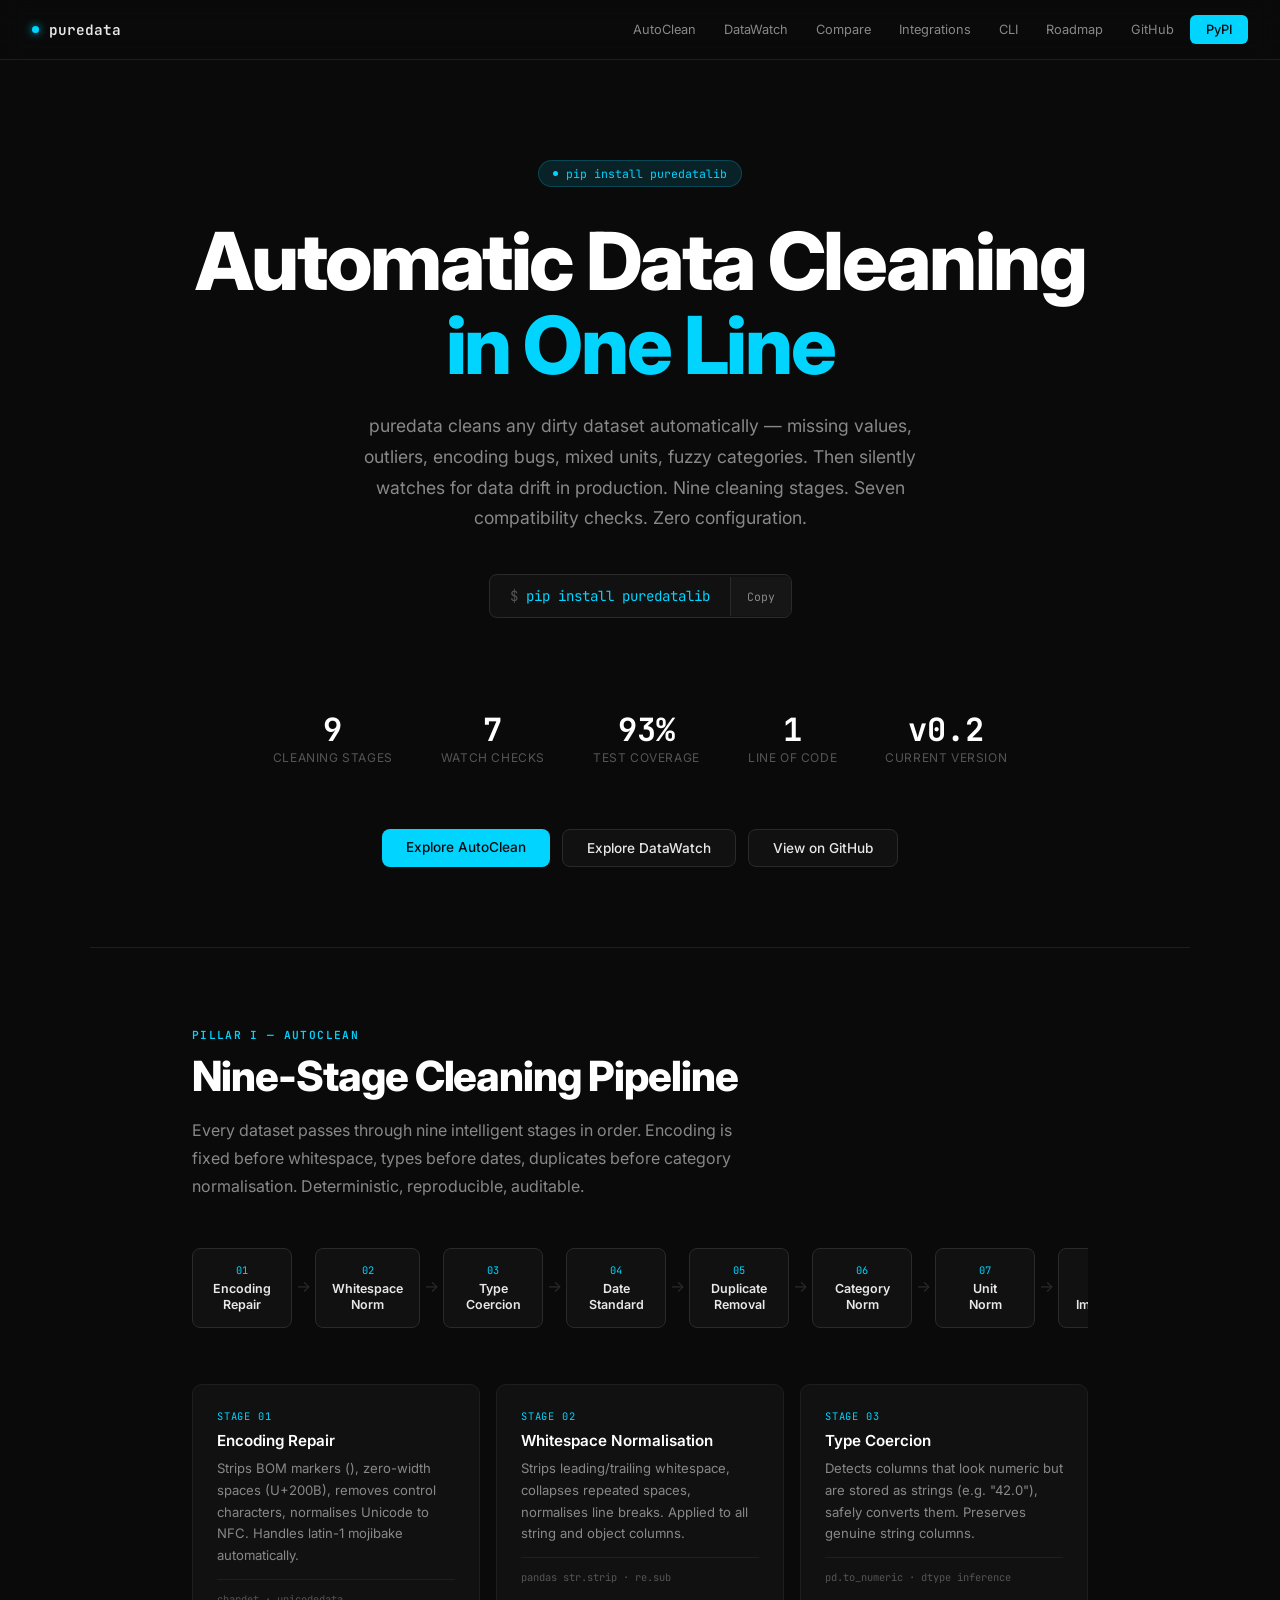
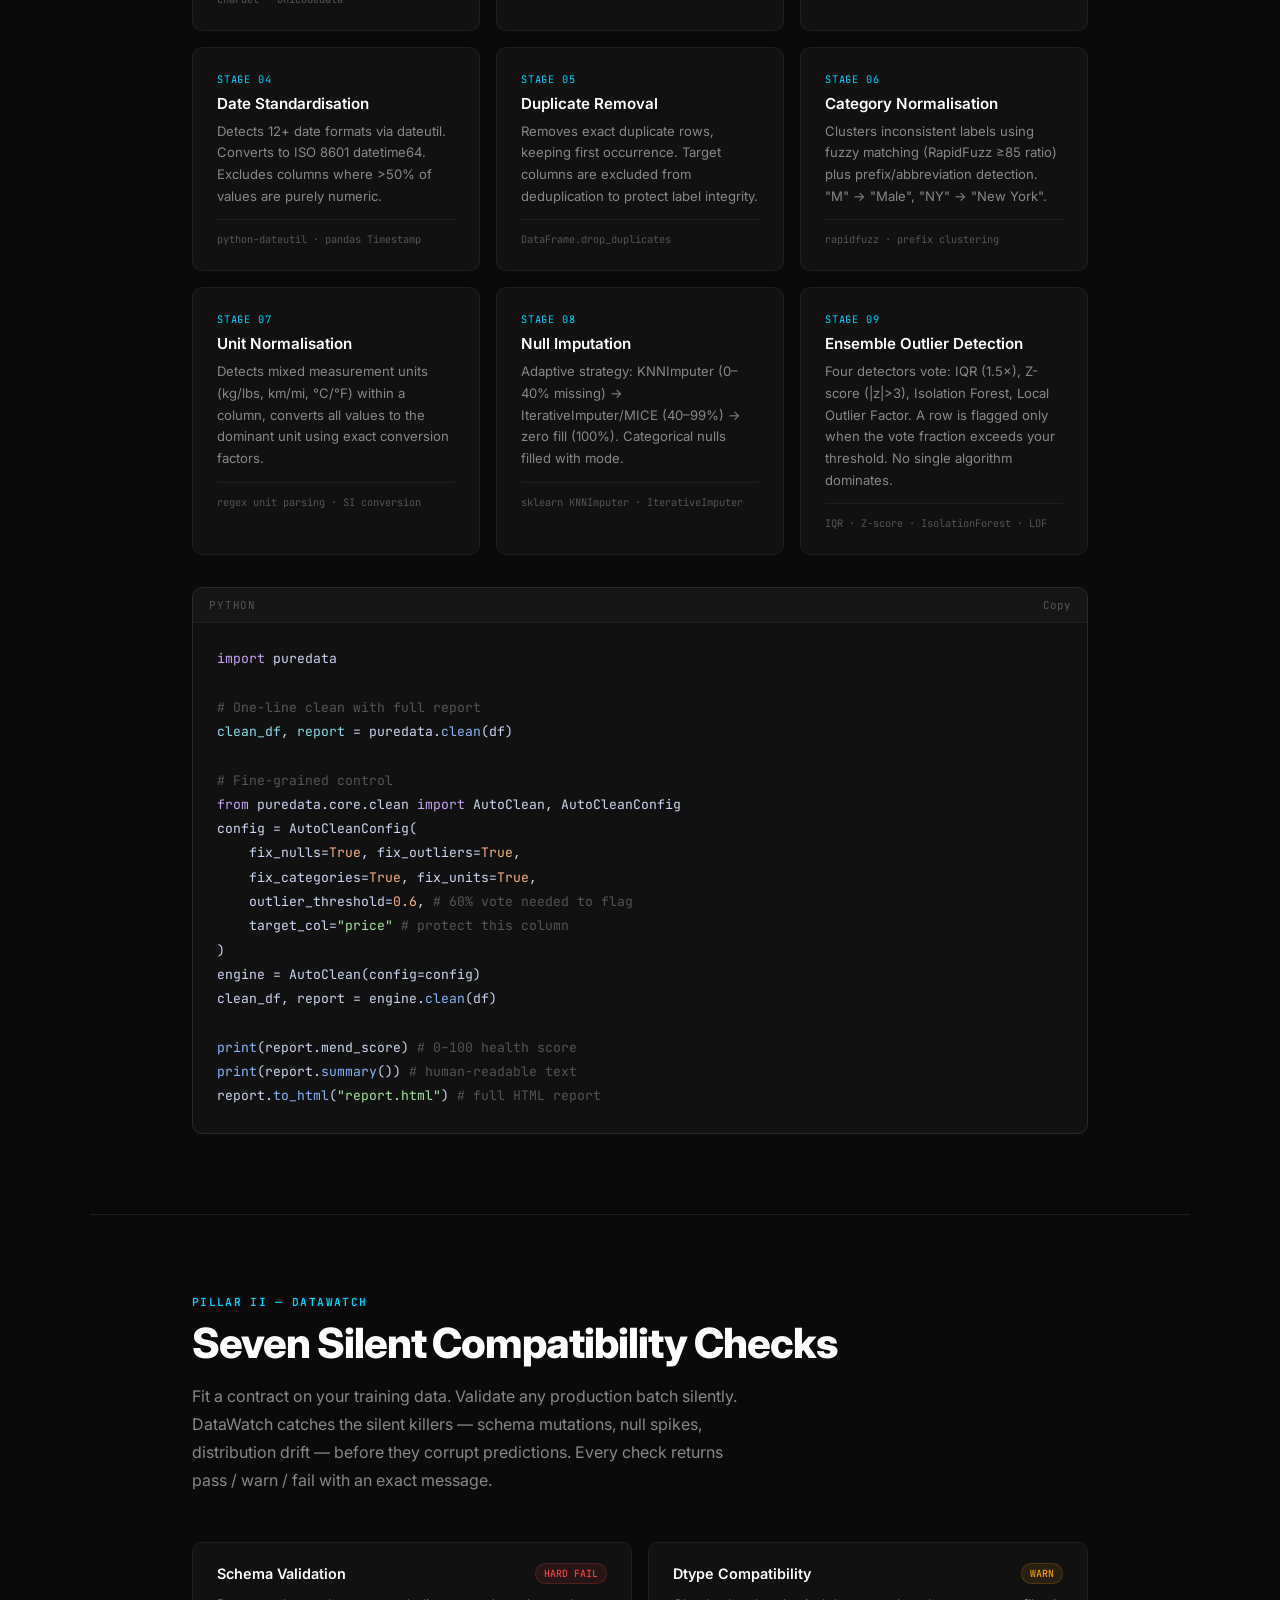
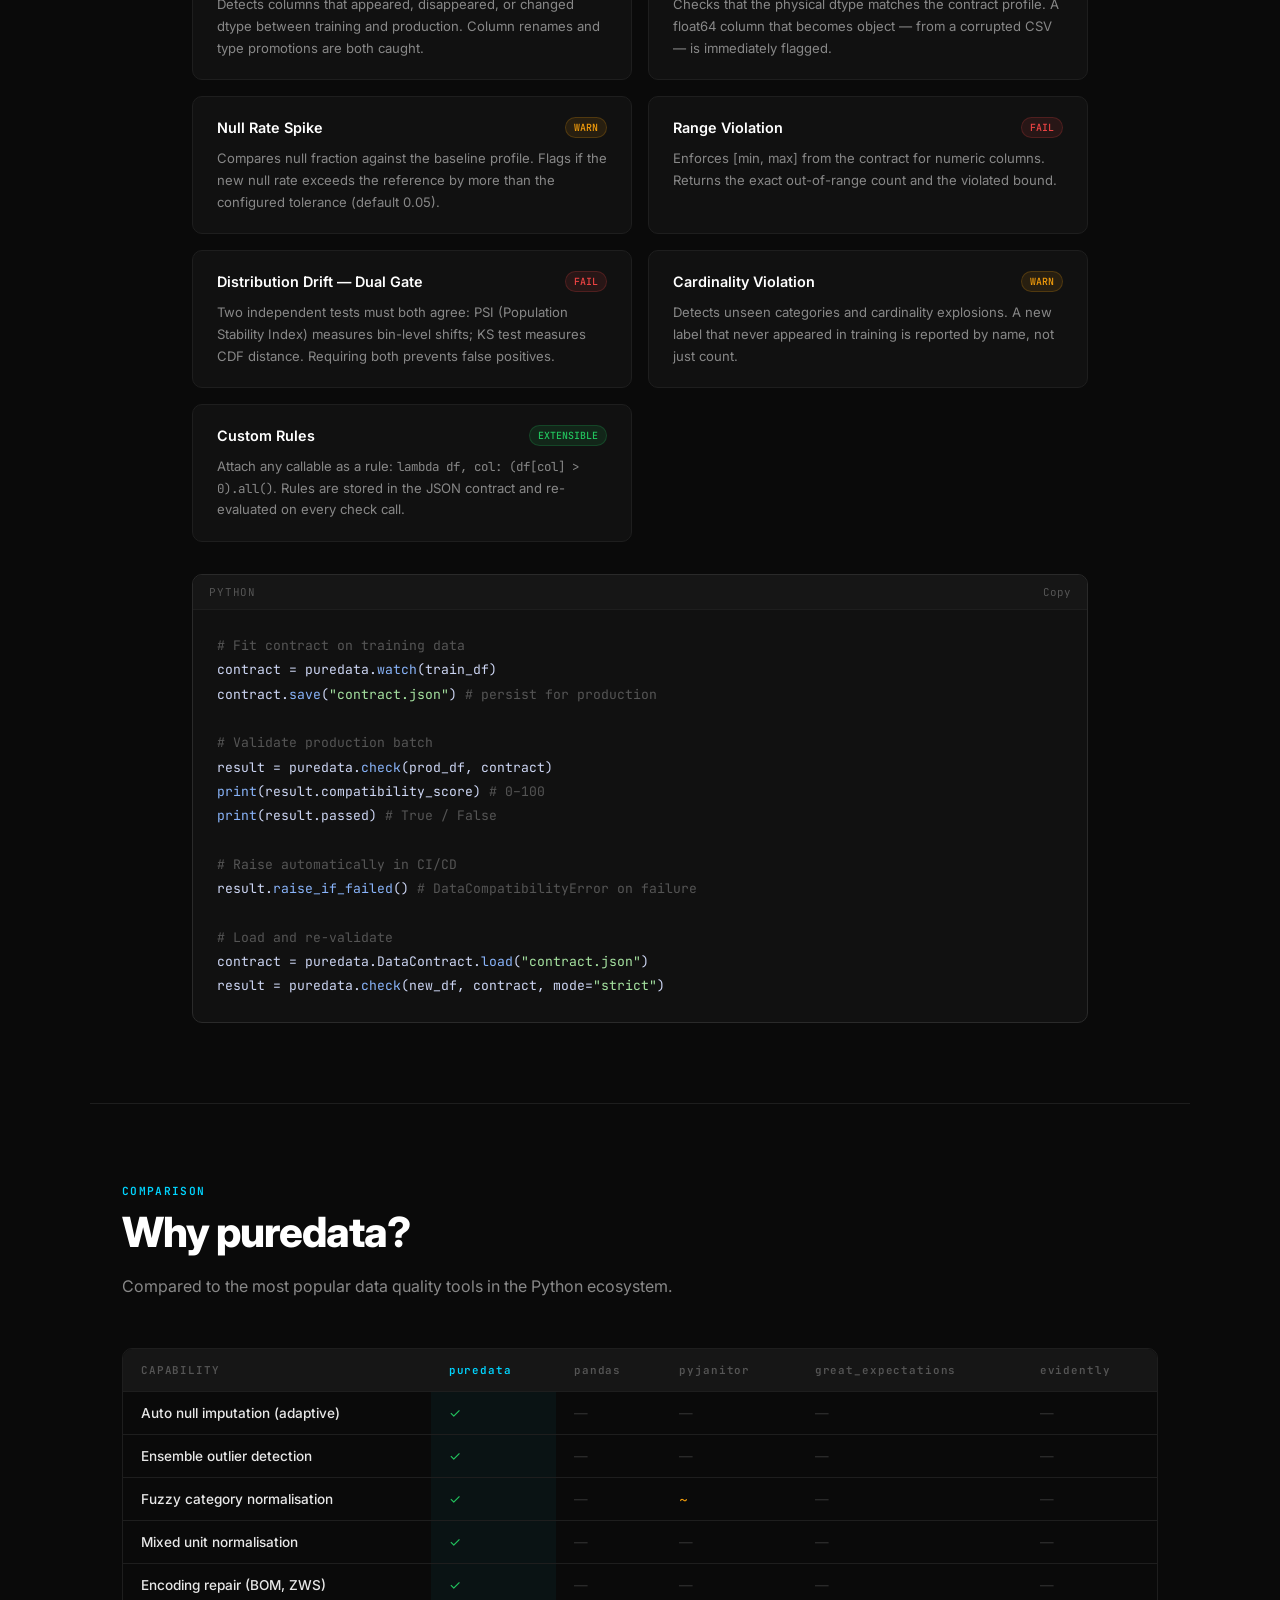
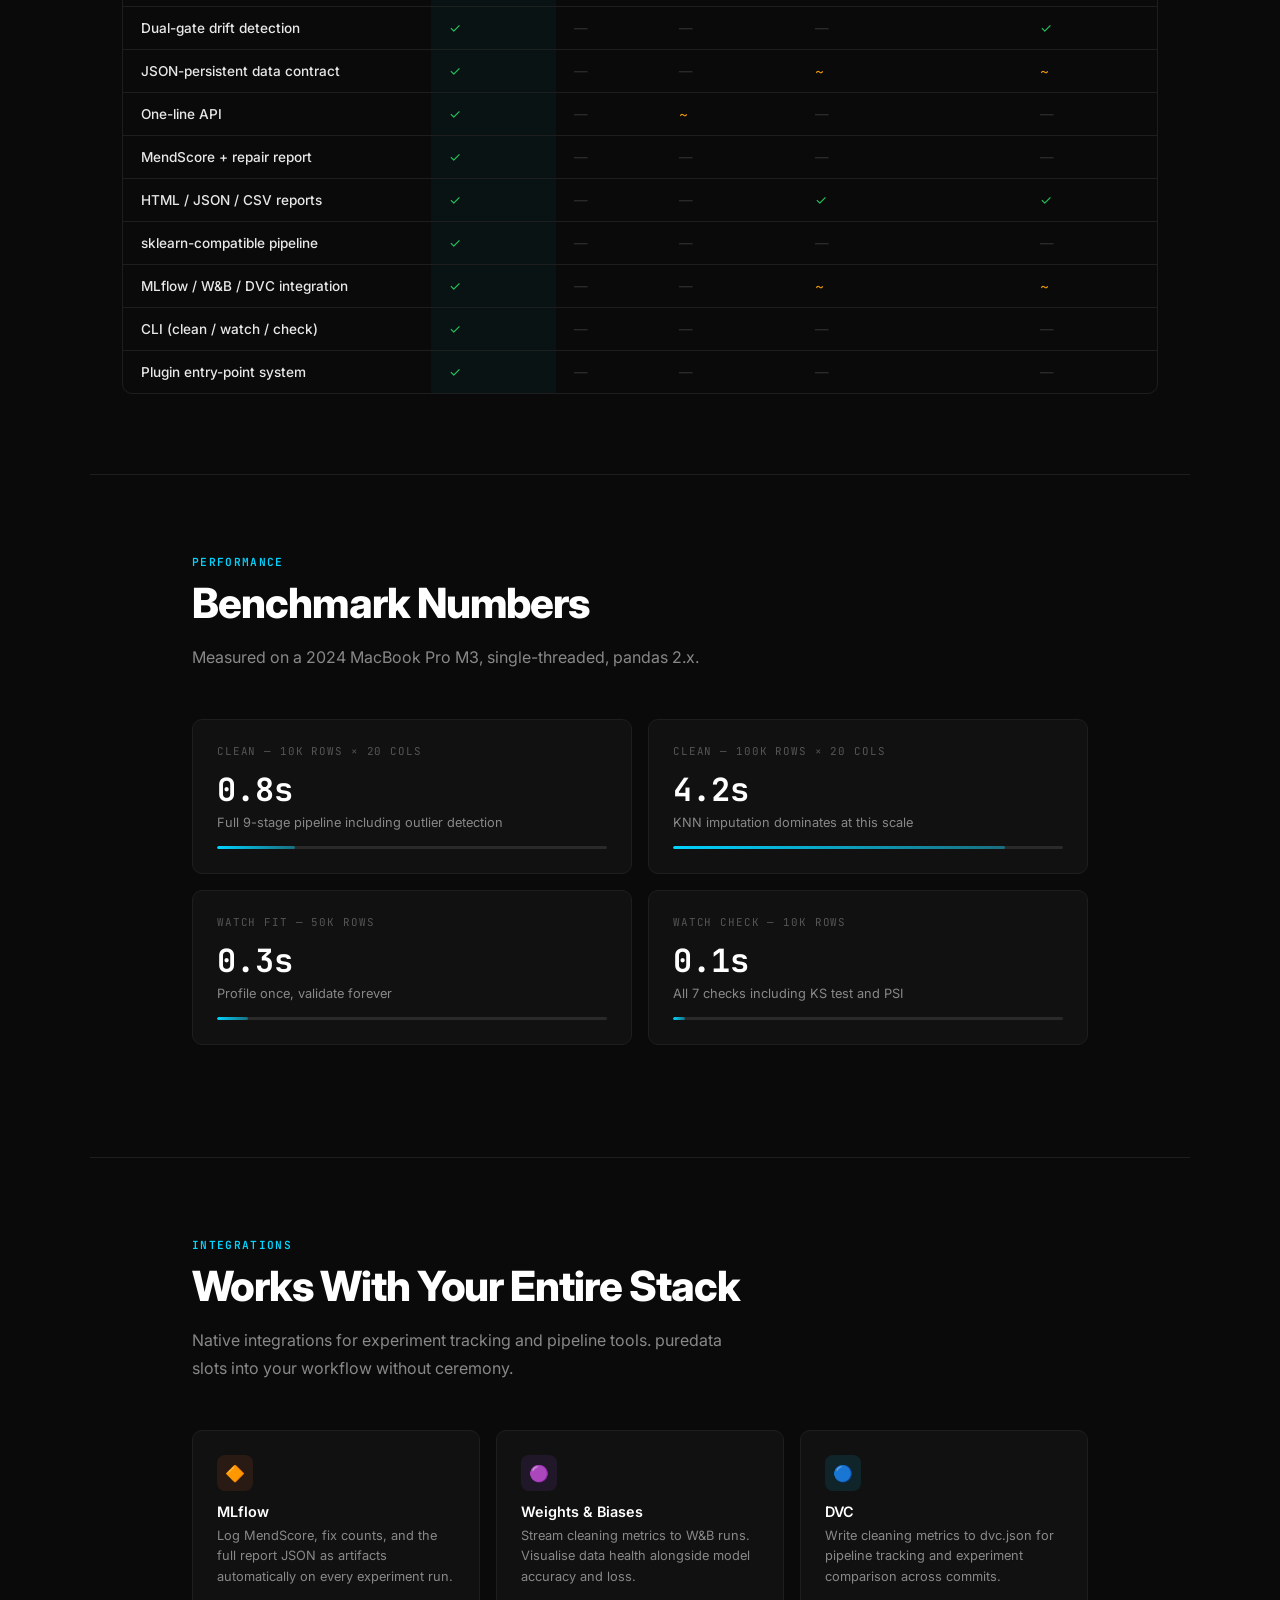
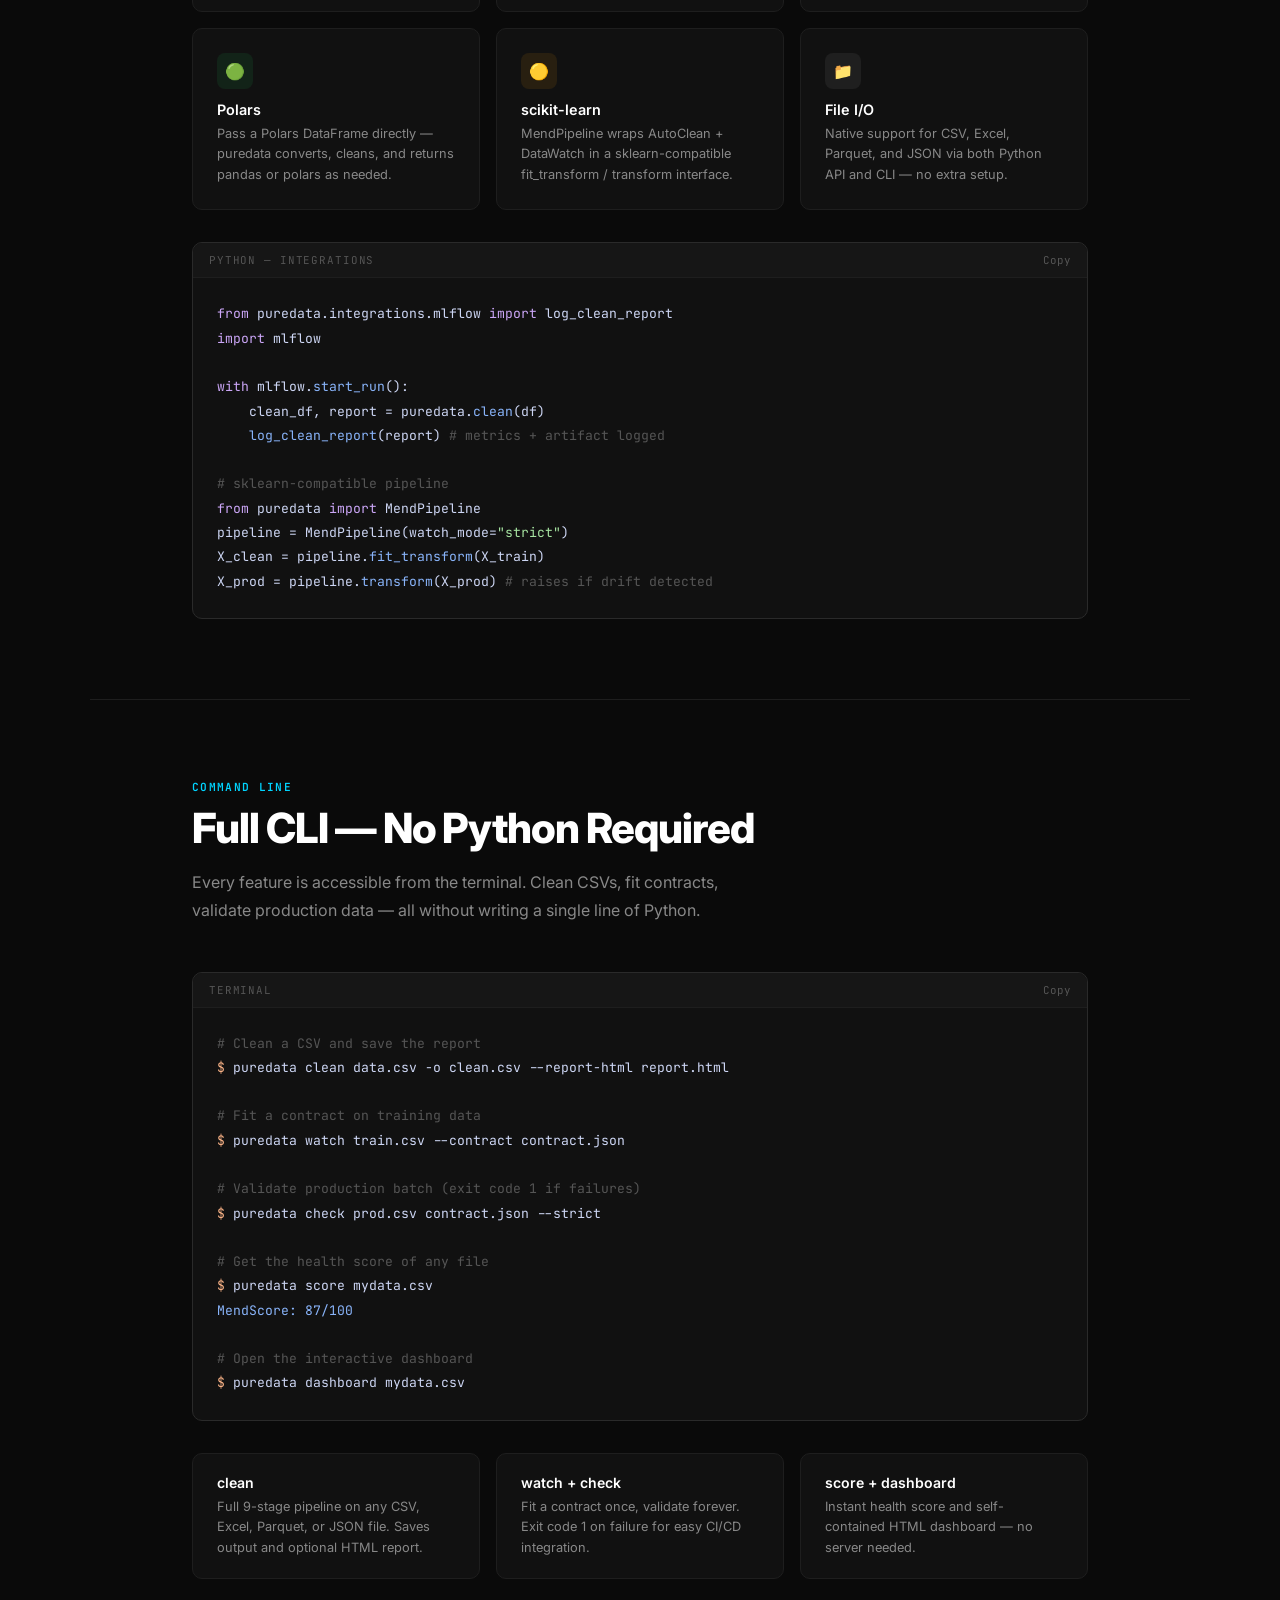
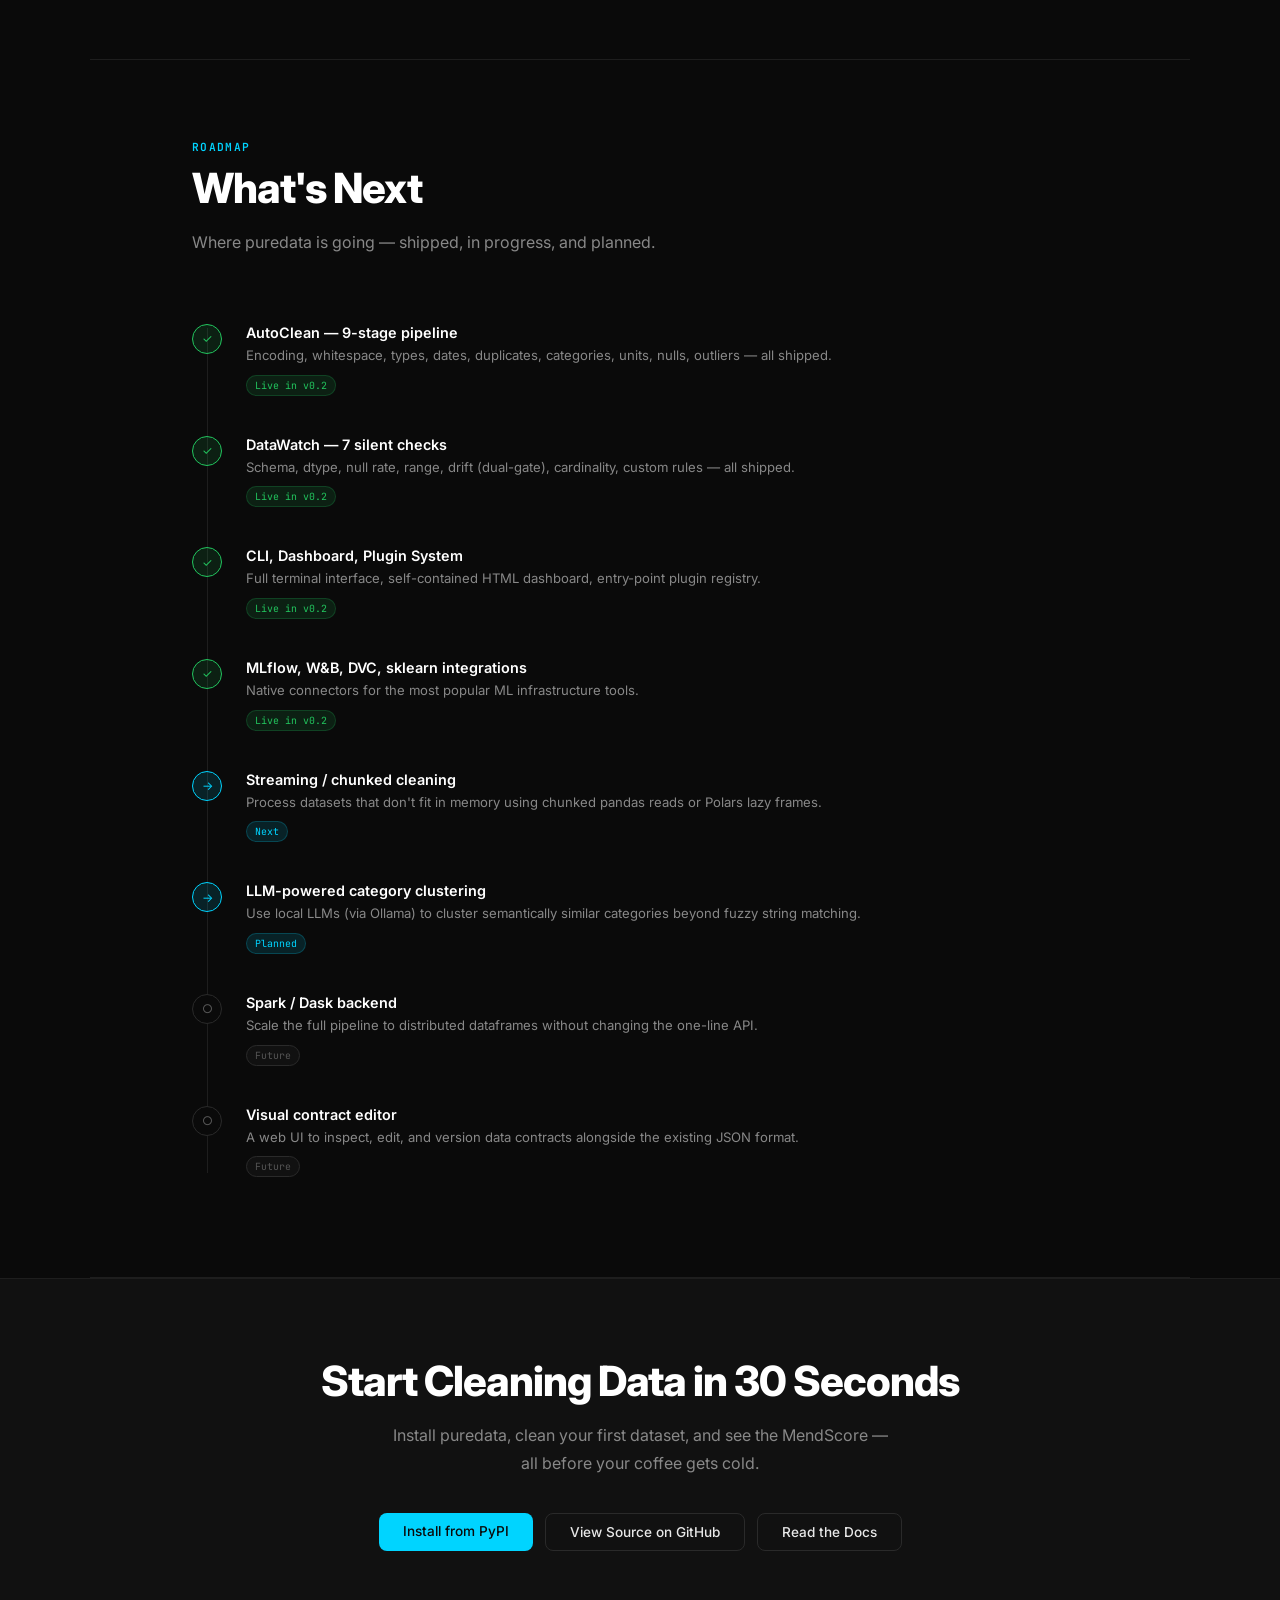
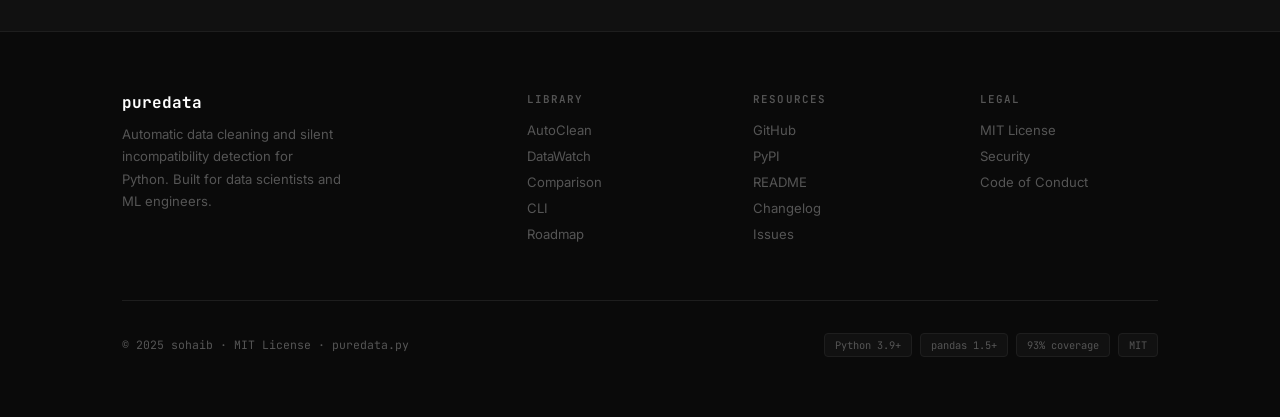
<file: puredata-main/index.html>
<!DOCTYPE html>
<html lang="en">
<head>
<meta charset="UTF-8">
<meta name="viewport" content="width=device-width,initial-scale=1.0">
<title>puredata — Automatic Data Cleaning & Drift Detection</title>
<meta name="description" content="puredata is a Python library that cleans any dirty dataset in one line and silently detects data incompatibilities before they crash your models.">
<meta property="og:title" content="puredata — Automatic Data Cleaning & Drift Detection">
<meta property="og:description" content="Clean any dirty dataset in one line. Detect data drift before it crashes your models.">
<meta property="og:url" content="https://sohaibdevv.github.io/puredata/">
<link rel="canonical" href="https://sohaibdevv.github.io/puredata/">
<link rel="preconnect" href="https://fonts.googleapis.com">
<link rel="preconnect" href="https://fonts.gstatic.com" crossorigin>
<link href="https://fonts.googleapis.com/css2?family=Inter:wght@300;400;500;600;700;800&family=JetBrains+Mono:wght@400;500;600&display=swap" rel="stylesheet">
<style>
*,*::before,*::after{box-sizing:border-box;margin:0;padding:0}
:root{
  --bg:#0a0a0a;
  --surface:#111111;
  --surface2:#161616;
  --border:#1e1e1e;
  --border2:#2a2a2a;
  --text:#e8e8e8;
  --text-dim:#888;
  --text-dimmer:#555;
  --cyan:#00d4ff;
  --cyan-dim:rgba(0,212,255,.12);
  --cyan-glow:rgba(0,212,255,.25);
  --green:#22c55e;
  --green-dim:rgba(34,197,94,.12);
  --red:#ef4444;
  --red-dim:rgba(239,68,68,.1);
  --yellow:#f59e0b;
  --sans:'Inter',sans-serif;
  --mono:'JetBrains Mono',monospace;
}
html{font-size:16px;scroll-behavior:smooth}
body{background:var(--bg);color:var(--text);font-family:var(--sans);overflow-x:hidden;-webkit-font-smoothing:antialiased}

/* ── NAV ── */
#nav{position:sticky;top:0;z-index:100;display:flex;align-items:center;justify-content:space-between;padding:0 32px;height:60px;background:rgba(10,10,10,.9);backdrop-filter:blur(12px);border-bottom:1px solid var(--border)}
.nav-logo{font-family:var(--mono);font-size:.9rem;font-weight:600;color:var(--text);text-decoration:none;display:flex;align-items:center;gap:10px}
.nav-logo-dot{width:7px;height:7px;background:var(--cyan);border-radius:50%;box-shadow:0 0 8px var(--cyan)}
.nav-links{display:flex;align-items:center;gap:4px}
.nav-link{font-size:.8rem;color:var(--text-dim);text-decoration:none;padding:6px 12px;border-radius:6px;transition:color .2s,background .2s}
.nav-link:hover{color:var(--text);background:var(--surface)}
.nav-cta{font-size:.8rem;font-weight:500;color:var(--bg);background:var(--cyan);padding:7px 16px;border-radius:6px;text-decoration:none;transition:opacity .2s}
.nav-cta:hover{opacity:.85}

/* ── HERO ── */
#hero{padding:100px 32px 80px;max-width:960px;margin:0 auto;text-align:center}
.hero-badge{display:inline-flex;align-items:center;gap:8px;font-family:var(--mono);font-size:.72rem;color:var(--cyan);background:var(--cyan-dim);border:1px solid rgba(0,212,255,.2);padding:5px 14px;border-radius:100px;margin-bottom:32px}
.hero-badge-dot{width:5px;height:5px;background:var(--cyan);border-radius:50%;animation:pulse 2s infinite}
@keyframes pulse{0%,100%{opacity:.4}50%{opacity:1}}
h1{font-size:clamp(2.8rem,7vw,5rem);font-weight:800;line-height:1.05;letter-spacing:-.03em;margin-bottom:24px;color:#fff}
h1 span{color:var(--cyan)}
.hero-desc{font-size:1.1rem;line-height:1.75;color:var(--text-dim);max-width:600px;margin:0 auto 40px}
.hero-install{display:inline-flex;align-items:center;gap:0;background:var(--surface);border:1px solid var(--border2);border-radius:8px;overflow:hidden;margin-bottom:48px}
.hero-install-cmd{font-family:var(--mono);font-size:.88rem;color:var(--cyan);padding:12px 20px}
.hero-install-cmd span{color:var(--text-dimmer)}
.hero-install-copy{font-family:var(--mono);font-size:.72rem;color:var(--text-dim);background:var(--surface2);border:none;border-left:1px solid var(--border2);padding:12px 16px;cursor:pointer;transition:color .2s}
.hero-install-copy:hover{color:var(--text)}
.hero-stats{display:flex;justify-content:center;gap:48px;flex-wrap:wrap;margin-bottom:64px}
.stat{text-align:center}
.stat-val{font-family:var(--mono);font-size:2rem;font-weight:700;color:#fff;line-height:1}
.stat-lbl{font-size:.75rem;color:var(--text-dimmer);margin-top:4px;letter-spacing:.05em}
.hero-btns{display:flex;justify-content:center;gap:12px;flex-wrap:wrap}
.btn-primary{font-size:.85rem;font-weight:500;color:var(--bg);background:var(--cyan);padding:10px 24px;border-radius:8px;text-decoration:none;transition:opacity .2s}
.btn-primary:hover{opacity:.85}
.btn-secondary{font-size:.85rem;font-weight:500;color:var(--text);background:var(--surface);border:1px solid var(--border2);padding:10px 24px;border-radius:8px;text-decoration:none;transition:background .2s,border-color .2s}
.btn-secondary:hover{background:var(--surface2);border-color:#3a3a3a}

/* ── SECTION COMMON ── */
.section{padding:80px 32px;max-width:960px;margin:0 auto}
.section-wide{padding:80px 32px;max-width:1100px;margin:0 auto}
.section-label{font-family:var(--mono);font-size:.7rem;font-weight:600;color:var(--cyan);letter-spacing:.12em;text-transform:uppercase;margin-bottom:12px}
h2{font-size:clamp(1.8rem,4vw,2.6rem);font-weight:800;line-height:1.1;letter-spacing:-.025em;color:#fff;margin-bottom:16px}
.section-desc{font-size:1rem;line-height:1.75;color:var(--text-dim);max-width:560px;margin-bottom:48px}

/* ── DIVIDER ── */
.divider{height:1px;background:var(--border);max-width:1100px;margin:0 auto}

/* ── PIPELINE FLOW ── */
.pipeline-flow{display:flex;align-items:flex-start;gap:0;overflow-x:auto;padding-bottom:8px;margin-bottom:48px}
.pipe-step{display:flex;align-items:center;gap:0;flex-shrink:0}
.pipe-node{background:var(--surface);border:1px solid var(--border2);border-radius:8px;padding:14px 16px;text-align:center;min-width:100px;cursor:default;transition:border-color .2s,background .2s}
.pipe-node:hover{border-color:var(--cyan);background:var(--cyan-dim)}
.pipe-node-num{font-family:var(--mono);font-size:.65rem;color:var(--cyan);margin-bottom:4px}
.pipe-node-name{font-size:.78rem;font-weight:600;color:var(--text);line-height:1.3}
.pipe-arrow{color:var(--border2);font-size:1rem;padding:0 4px;flex-shrink:0;margin-top:-4px;align-self:center}

/* ── STAGE CARDS ── */
.stage-grid{display:grid;grid-template-columns:repeat(3,1fr);gap:16px}
.stage-card{background:var(--surface);border:1px solid var(--border);border-radius:10px;padding:24px;transition:border-color .2s}
.stage-card:hover{border-color:var(--border2)}
.stage-num{font-family:var(--mono);font-size:.65rem;color:var(--cyan);margin-bottom:8px;letter-spacing:.08em}
.stage-title{font-size:.95rem;font-weight:600;color:#fff;margin-bottom:8px}
.stage-desc{font-size:.82rem;line-height:1.65;color:var(--text-dim)}
.stage-tag{font-family:var(--mono);font-size:.65rem;color:var(--text-dimmer);margin-top:12px;padding-top:12px;border-top:1px solid var(--border)}

/* ── CODE BLOCK ── */
.code-block{background:var(--surface);border:1px solid var(--border2);border-radius:10px;overflow:hidden;margin-top:32px}
.code-header{display:flex;align-items:center;justify-content:space-between;padding:10px 16px;border-bottom:1px solid var(--border);background:var(--surface2)}
.code-lang{font-family:var(--mono);font-size:.68rem;color:var(--text-dimmer);letter-spacing:.08em}
.code-copy{font-family:var(--mono);font-size:.68rem;color:var(--text-dimmer);background:none;border:none;cursor:pointer;transition:color .2s}
.code-copy:hover{color:var(--text)}
.code-body{padding:24px;font-family:var(--mono);font-size:.82rem;line-height:1.85;color:#cdd6f4;overflow-x:auto}
.kw{color:#cba6f7}.fn{color:#89b4fa}.st{color:#a6e3a1}.cm{color:var(--text-dimmer)}.nb{color:#fab387}.op{color:#89dceb}

/* ── WATCH CARDS ── */
.watch-grid{display:grid;grid-template-columns:1fr 1fr;gap:16px;margin-bottom:32px}
.watch-card{background:var(--surface);border:1px solid var(--border);border-radius:10px;padding:20px 24px;transition:border-color .2s}
.watch-card:hover{border-color:var(--border2)}
.watch-card-header{display:flex;align-items:center;justify-content:space-between;margin-bottom:10px}
.watch-card-title{font-size:.9rem;font-weight:600;color:#fff}
.badge{font-family:var(--mono);font-size:.62rem;padding:3px 8px;border-radius:100px;font-weight:500}
.badge-pass{background:var(--green-dim);color:var(--green);border:1px solid rgba(34,197,94,.2)}
.badge-warn{background:rgba(245,158,11,.1);color:var(--yellow);border:1px solid rgba(245,158,11,.2)}
.badge-fail{background:var(--red-dim);color:var(--red);border:1px solid rgba(239,68,68,.2)}
.watch-card-desc{font-size:.82rem;line-height:1.65;color:var(--text-dim)}

/* ── COMPARISON TABLE ── */
.table-wrap{overflow-x:auto;border:1px solid var(--border);border-radius:10px}
table{width:100%;border-collapse:collapse;font-size:.85rem}
thead th{padding:14px 18px;text-align:left;font-family:var(--mono);font-size:.68rem;font-weight:600;color:var(--text-dimmer);letter-spacing:.08em;border-bottom:1px solid var(--border);background:var(--surface2);white-space:nowrap}
thead th.hl{color:var(--cyan)}
tbody td{padding:13px 18px;border-bottom:1px solid var(--border);color:var(--text-dim);vertical-align:middle}
tbody td.feature{color:var(--text);font-weight:500}
tbody td.hl{color:var(--cyan);background:rgba(0,212,255,.04)}
tbody tr:last-child td{border-bottom:none}
tbody tr:hover td{background:rgba(255,255,255,.02)}
.check{color:var(--green)}.cross{color:#333}.half{color:var(--yellow)}

/* ── BENCHMARK ── */
.bench-grid{display:grid;grid-template-columns:repeat(2,1fr);gap:16px;margin-bottom:32px}
.bench-card{background:var(--surface);border:1px solid var(--border);border-radius:10px;padding:24px}
.bench-label{font-family:var(--mono);font-size:.68rem;color:var(--text-dimmer);letter-spacing:.08em;margin-bottom:10px}
.bench-val{font-family:var(--mono);font-size:2rem;font-weight:700;color:#fff;margin-bottom:4px}
.bench-sub{font-size:.8rem;color:var(--text-dim);margin-bottom:16px}
.bench-bar{height:3px;background:var(--border2);border-radius:2px;overflow:hidden}
.bench-fill{height:100%;background:linear-gradient(90deg,var(--cyan),rgba(0,212,255,.4));border-radius:2px}

/* ── INTEGRATIONS ── */
.int-grid{display:grid;grid-template-columns:repeat(3,1fr);gap:16px}
.int-card{background:var(--surface);border:1px solid var(--border);border-radius:10px;padding:24px;transition:border-color .2s}
.int-card:hover{border-color:var(--border2)}
.int-icon{width:36px;height:36px;border-radius:8px;display:flex;align-items:center;justify-content:center;margin-bottom:12px;font-size:1rem}
.int-name{font-size:.9rem;font-weight:600;color:#fff;margin-bottom:6px}
.int-desc{font-size:.8rem;line-height:1.6;color:var(--text-dim)}

/* ── CLI ── */
.cli-features{display:grid;grid-template-columns:repeat(3,1fr);gap:16px;margin-top:32px}
.cli-feature{background:var(--surface);border:1px solid var(--border);border-radius:10px;padding:20px 24px}
.cli-feature-title{font-size:.88rem;font-weight:600;color:#fff;margin-bottom:6px}
.cli-feature-desc{font-size:.8rem;line-height:1.6;color:var(--text-dim)}

/* ── ROADMAP ── */
.roadmap{display:flex;flex-direction:column;gap:0;position:relative}
.roadmap::before{content:'';position:absolute;left:15px;top:24px;bottom:24px;width:1px;background:var(--border)}
.roadmap-item{display:flex;gap:24px;padding:20px 0;align-items:flex-start}
.roadmap-dot{width:30px;height:30px;border-radius:50%;border:1px solid var(--border2);display:flex;align-items:center;justify-content:center;flex-shrink:0;font-size:.75rem;z-index:1;position:relative;background:var(--bg)}
.roadmap-dot.done{border-color:var(--green);color:var(--green);background:var(--green-dim)}
.roadmap-dot.next{border-color:var(--cyan);color:var(--cyan);background:var(--cyan-dim)}
.roadmap-dot.future{color:var(--text-dimmer)}
.roadmap-title{font-size:.9rem;font-weight:600;color:#fff;margin-bottom:4px}
.roadmap-desc{font-size:.82rem;line-height:1.65;color:var(--text-dim)}
.roadmap-badge{display:inline-block;font-family:var(--mono);font-size:.62rem;padding:3px 8px;border-radius:100px;margin-top:8px}
.roadmap-badge.live{background:var(--green-dim);color:var(--green);border:1px solid rgba(34,197,94,.2)}
.roadmap-badge.soon{background:var(--cyan-dim);color:var(--cyan);border:1px solid rgba(0,212,255,.2)}
.roadmap-badge.future{background:var(--surface);color:var(--text-dimmer);border:1px solid var(--border2)}

/* ── CTA ── */
#cta{padding:80px 32px;text-align:center;background:var(--surface);border-top:1px solid var(--border);border-bottom:1px solid var(--border)}
#cta h2{margin-bottom:16px}
#cta p{font-size:1rem;line-height:1.75;color:var(--text-dim);max-width:500px;margin:0 auto 36px}
.cta-btns{display:flex;justify-content:center;gap:12px;flex-wrap:wrap}

/* ── FOOTER ── */
#footer{padding:60px 32px;max-width:1100px;margin:0 auto}
.footer-grid{display:grid;grid-template-columns:2fr 1fr 1fr 1fr;gap:48px;margin-bottom:48px}
.footer-brand{font-family:var(--mono);font-size:1rem;font-weight:700;color:#fff;margin-bottom:10px}
.footer-tagline{font-size:.82rem;line-height:1.7;color:var(--text-dimmer);max-width:220px}
.footer-col-title{font-family:var(--mono);font-size:.68rem;font-weight:600;color:var(--text-dimmer);letter-spacing:.1em;margin-bottom:16px}
.footer-link{display:block;font-size:.82rem;color:var(--text-dimmer);text-decoration:none;margin-bottom:10px;transition:color .2s}
.footer-link:hover{color:var(--text)}
.footer-bottom{padding-top:32px;border-top:1px solid var(--border);display:flex;justify-content:space-between;align-items:center;flex-wrap:wrap;gap:16px}
.footer-copy{font-family:var(--mono);font-size:.72rem;color:var(--text-dimmer)}
.footer-badges{display:flex;gap:8px;flex-wrap:wrap}
.footer-badge{font-family:var(--mono);font-size:.65rem;color:var(--text-dimmer);background:var(--surface);border:1px solid var(--border);padding:4px 10px;border-radius:4px}

/* ── RESPONSIVE ── */
@media(max-width:768px){
  #nav{padding:0 20px}
  .nav-links{display:none}
  #hero{padding:60px 20px 48px}
  .section,.section-wide{padding:60px 20px}
  h1{font-size:2.5rem}
  .stage-grid{grid-template-columns:1fr}
  .watch-grid{grid-template-columns:1fr}
  .bench-grid{grid-template-columns:1fr}
  .int-grid{grid-template-columns:1fr 1fr}
  .cli-features{grid-template-columns:1fr}
  .footer-grid{grid-template-columns:1fr 1fr}
  .hero-stats{gap:28px}
}

::-webkit-scrollbar{width:4px;height:4px}
::-webkit-scrollbar-track{background:var(--bg)}
::-webkit-scrollbar-thumb{background:var(--border2);border-radius:2px}
::selection{background:rgba(0,212,255,.2);color:#fff}
</style>
</head>
<body>

<!-- NAV -->
<nav id="nav">
  <a class="nav-logo" href="#">
    <div class="nav-logo-dot"></div>
    puredata
  </a>
  <div class="nav-links">
    <a class="nav-link" href="#autoclean">AutoClean</a>
    <a class="nav-link" href="#datawatch">DataWatch</a>
    <a class="nav-link" href="#compare">Compare</a>
    <a class="nav-link" href="#integrations">Integrations</a>
    <a class="nav-link" href="#cli">CLI</a>
    <a class="nav-link" href="#roadmap">Roadmap</a>
    <a class="nav-link" href="https://github.com/sohaibdevv/puredata.py" target="_blank">GitHub</a>
    <a class="nav-cta" href="https://pypi.org/project/puredatalib/" target="_blank">PyPI</a>
  </div>
</nav>

<!-- HERO -->
<section id="hero">
  <div class="hero-badge">
    <div class="hero-badge-dot"></div>
    pip install puredatalib
  </div>
  <h1>Automatic Data Cleaning<br><span>in One Line</span></h1>
  <p class="hero-desc">
    puredata cleans any dirty dataset automatically — missing values, outliers, encoding bugs,
    mixed units, fuzzy categories. Then silently watches for data drift in production.
    Nine cleaning stages. Seven compatibility checks. Zero configuration.
  </p>
  <div style="display:flex;justify-content:center;margin-bottom:48px">
    <div class="hero-install">
      <div class="hero-install-cmd"><span>$</span> pip install puredatalib</div>
      <button class="hero-install-copy" onclick="navigator.clipboard.writeText('pip install puredatalib');this.textContent='Copied!';setTimeout(()=>this.textContent='Copy',1500)">Copy</button>
    </div>
  </div>
  <div class="hero-stats">
    <div class="stat"><div class="stat-val">9</div><div class="stat-lbl">CLEANING STAGES</div></div>
    <div class="stat"><div class="stat-val">7</div><div class="stat-lbl">WATCH CHECKS</div></div>
    <div class="stat"><div class="stat-val">93%</div><div class="stat-lbl">TEST COVERAGE</div></div>
    <div class="stat"><div class="stat-val">1</div><div class="stat-lbl">LINE OF CODE</div></div>
    <div class="stat"><div class="stat-val">v0.2</div><div class="stat-lbl">CURRENT VERSION</div></div>
  </div>
  <div class="hero-btns">
    <a class="btn-primary" href="#autoclean">Explore AutoClean</a>
    <a class="btn-secondary" href="#datawatch">Explore DataWatch</a>
    <a class="btn-secondary" href="https://github.com/sohaibdevv/puredata.py" target="_blank">View on GitHub</a>
  </div>
</section>

<div class="divider"></div>

<!-- AUTOCLEAN -->
<section class="section" id="autoclean">
  <div class="section-label">Pillar I — AutoClean</div>
  <h2>Nine-Stage Cleaning Pipeline</h2>
  <p class="section-desc">
    Every dataset passes through nine intelligent stages in order. Encoding is fixed before whitespace,
    types before dates, duplicates before category normalisation. Deterministic, reproducible, auditable.
  </p>

  <!-- Flow diagram -->
  <div class="pipeline-flow">
    <div class="pipe-step">
      <div class="pipe-node"><div class="pipe-node-num">01</div><div class="pipe-node-name">Encoding<br>Repair</div></div>
      <div class="pipe-arrow">→</div>
    </div>
    <div class="pipe-step">
      <div class="pipe-node"><div class="pipe-node-num">02</div><div class="pipe-node-name">Whitespace<br>Norm</div></div>
      <div class="pipe-arrow">→</div>
    </div>
    <div class="pipe-step">
      <div class="pipe-node"><div class="pipe-node-num">03</div><div class="pipe-node-name">Type<br>Coercion</div></div>
      <div class="pipe-arrow">→</div>
    </div>
    <div class="pipe-step">
      <div class="pipe-node"><div class="pipe-node-num">04</div><div class="pipe-node-name">Date<br>Standard</div></div>
      <div class="pipe-arrow">→</div>
    </div>
    <div class="pipe-step">
      <div class="pipe-node"><div class="pipe-node-num">05</div><div class="pipe-node-name">Duplicate<br>Removal</div></div>
      <div class="pipe-arrow">→</div>
    </div>
    <div class="pipe-step">
      <div class="pipe-node"><div class="pipe-node-num">06</div><div class="pipe-node-name">Category<br>Norm</div></div>
      <div class="pipe-arrow">→</div>
    </div>
    <div class="pipe-step">
      <div class="pipe-node"><div class="pipe-node-num">07</div><div class="pipe-node-name">Unit<br>Norm</div></div>
      <div class="pipe-arrow">→</div>
    </div>
    <div class="pipe-step">
      <div class="pipe-node"><div class="pipe-node-num">08</div><div class="pipe-node-name">Null<br>Imputation</div></div>
      <div class="pipe-arrow">→</div>
    </div>
    <div class="pipe-step">
      <div class="pipe-node"><div class="pipe-node-num">09</div><div class="pipe-node-name">Outlier<br>Detection</div></div>
    </div>
  </div>

  <!-- Stage cards -->
  <div class="stage-grid">
    <div class="stage-card">
      <div class="stage-num">STAGE 01</div>
      <div class="stage-title">Encoding Repair</div>
      <div class="stage-desc">Strips BOM markers (﻿), zero-width spaces (U+200B), removes control characters, normalises Unicode to NFC. Handles latin-1 mojibake automatically.</div>
      <div class="stage-tag">chardet · unicodedata</div>
    </div>
    <div class="stage-card">
      <div class="stage-num">STAGE 02</div>
      <div class="stage-title">Whitespace Normalisation</div>
      <div class="stage-desc">Strips leading/trailing whitespace, collapses repeated spaces, normalises line breaks. Applied to all string and object columns.</div>
      <div class="stage-tag">pandas str.strip · re.sub</div>
    </div>
    <div class="stage-card">
      <div class="stage-num">STAGE 03</div>
      <div class="stage-title">Type Coercion</div>
      <div class="stage-desc">Detects columns that look numeric but are stored as strings (e.g. "42.0"), safely converts them. Preserves genuine string columns.</div>
      <div class="stage-tag">pd.to_numeric · dtype inference</div>
    </div>
    <div class="stage-card">
      <div class="stage-num">STAGE 04</div>
      <div class="stage-title">Date Standardisation</div>
      <div class="stage-desc">Detects 12+ date formats via dateutil. Converts to ISO 8601 datetime64. Excludes columns where &gt;50% of values are purely numeric.</div>
      <div class="stage-tag">python-dateutil · pandas Timestamp</div>
    </div>
    <div class="stage-card">
      <div class="stage-num">STAGE 05</div>
      <div class="stage-title">Duplicate Removal</div>
      <div class="stage-desc">Removes exact duplicate rows, keeping first occurrence. Target columns are excluded from deduplication to protect label integrity.</div>
      <div class="stage-tag">DataFrame.drop_duplicates</div>
    </div>
    <div class="stage-card">
      <div class="stage-num">STAGE 06</div>
      <div class="stage-title">Category Normalisation</div>
      <div class="stage-desc">Clusters inconsistent labels using fuzzy matching (RapidFuzz ≥85 ratio) plus prefix/abbreviation detection. "M" → "Male", "NY" → "New York".</div>
      <div class="stage-tag">rapidfuzz · prefix clustering</div>
    </div>
    <div class="stage-card">
      <div class="stage-num">STAGE 07</div>
      <div class="stage-title">Unit Normalisation</div>
      <div class="stage-desc">Detects mixed measurement units (kg/lbs, km/mi, °C/°F) within a column, converts all values to the dominant unit using exact conversion factors.</div>
      <div class="stage-tag">regex unit parsing · SI conversion</div>
    </div>
    <div class="stage-card">
      <div class="stage-num">STAGE 08</div>
      <div class="stage-title">Null Imputation</div>
      <div class="stage-desc">Adaptive strategy: KNNImputer (0–40% missing) → IterativeImputer/MICE (40–99%) → zero fill (100%). Categorical nulls filled with mode.</div>
      <div class="stage-tag">sklearn KNNImputer · IterativeImputer</div>
    </div>
    <div class="stage-card">
      <div class="stage-num">STAGE 09</div>
      <div class="stage-title">Ensemble Outlier Detection</div>
      <div class="stage-desc">Four detectors vote: IQR (1.5×), Z-score (|z|&gt;3), Isolation Forest, Local Outlier Factor. A row is flagged only when the vote fraction exceeds your threshold. No single algorithm dominates.</div>
      <div class="stage-tag">IQR · Z-score · IsolationForest · LOF</div>
    </div>
  </div>

  <div class="code-block">
    <div class="code-header">
      <span class="code-lang">PYTHON</span>
      <button class="code-copy" onclick="copyCode(this,'import puredata\n\n# One-line clean\nclean_df, report = puredata.clean(df)\n\n# Fine-grained control\nfrom puredata.core.clean import AutoClean, AutoCleanConfig\nconfig = AutoCleanConfig(\n    fix_nulls=True, fix_outliers=True,\n    fix_categories=True, fix_units=True,\n    outlier_threshold=0.6,\n    target_col=\"price\"\n)\nengine = AutoClean(config=config)\nclean_df, report = engine.clean(df)\n\nprint(report.mend_score)\nprint(report.summary())\nreport.to_html(\"report.html\")')">Copy</button>
    </div>
    <div class="code-body">
<span class="kw">import</span> puredata<br><br>
<span class="cm"># One-line clean with full report</span><br>
<span class="op">clean_df</span>, <span class="op">report</span> = puredata.<span class="fn">clean</span>(df)<br><br>
<span class="cm"># Fine-grained control</span><br>
<span class="kw">from</span> puredata.core.clean <span class="kw">import</span> AutoClean, AutoCleanConfig<br>
config = AutoCleanConfig(<br>
&nbsp;&nbsp;&nbsp;&nbsp;fix_nulls=<span class="nb">True</span>, fix_outliers=<span class="nb">True</span>,<br>
&nbsp;&nbsp;&nbsp;&nbsp;fix_categories=<span class="nb">True</span>, fix_units=<span class="nb">True</span>,<br>
&nbsp;&nbsp;&nbsp;&nbsp;outlier_threshold=<span class="nb">0.6</span>,  <span class="cm"># 60% vote needed to flag</span><br>
&nbsp;&nbsp;&nbsp;&nbsp;target_col=<span class="st">"price"</span>       <span class="cm"># protect this column</span><br>
)<br>
engine = AutoClean(config=config)<br>
clean_df, report = engine.<span class="fn">clean</span>(df)<br><br>
<span class="fn">print</span>(report.mend_score)      <span class="cm"># 0–100 health score</span><br>
<span class="fn">print</span>(report.<span class="fn">summary</span>())       <span class="cm"># human-readable text</span><br>
report.<span class="fn">to_html</span>(<span class="st">"report.html"</span>) <span class="cm"># full HTML report</span>
    </div>
  </div>
</section>

<div class="divider"></div>

<!-- DATAWATCH -->
<section class="section" id="datawatch">
  <div class="section-label">Pillar II — DataWatch</div>
  <h2>Seven Silent Compatibility Checks</h2>
  <p class="section-desc">
    Fit a contract on your training data. Validate any production batch silently.
    DataWatch catches the silent killers — schema mutations, null spikes, distribution drift —
    before they corrupt predictions. Every check returns pass / warn / fail with an exact message.
  </p>

  <div class="watch-grid">
    <div class="watch-card">
      <div class="watch-card-header">
        <div class="watch-card-title">Schema Validation</div>
        <span class="badge badge-fail">HARD FAIL</span>
      </div>
      <div class="watch-card-desc">Detects columns that appeared, disappeared, or changed dtype between training and production. Column renames and type promotions are both caught.</div>
    </div>
    <div class="watch-card">
      <div class="watch-card-header">
        <div class="watch-card-title">Dtype Compatibility</div>
        <span class="badge badge-warn">WARN</span>
      </div>
      <div class="watch-card-desc">Checks that the physical dtype matches the contract profile. A float64 column that becomes object — from a corrupted CSV — is immediately flagged.</div>
    </div>
    <div class="watch-card">
      <div class="watch-card-header">
        <div class="watch-card-title">Null Rate Spike</div>
        <span class="badge badge-warn">WARN</span>
      </div>
      <div class="watch-card-desc">Compares null fraction against the baseline profile. Flags if the new null rate exceeds the reference by more than the configured tolerance (default 0.05).</div>
    </div>
    <div class="watch-card">
      <div class="watch-card-header">
        <div class="watch-card-title">Range Violation</div>
        <span class="badge badge-fail">FAIL</span>
      </div>
      <div class="watch-card-desc">Enforces [min, max] from the contract for numeric columns. Returns the exact out-of-range count and the violated bound.</div>
    </div>
    <div class="watch-card">
      <div class="watch-card-header">
        <div class="watch-card-title">Distribution Drift — Dual Gate</div>
        <span class="badge badge-fail">FAIL</span>
      </div>
      <div class="watch-card-desc">Two independent tests must both agree: PSI (Population Stability Index) measures bin-level shifts; KS test measures CDF distance. Requiring both prevents false positives.</div>
    </div>
    <div class="watch-card">
      <div class="watch-card-header">
        <div class="watch-card-title">Cardinality Violation</div>
        <span class="badge badge-warn">WARN</span>
      </div>
      <div class="watch-card-desc">Detects unseen categories and cardinality explosions. A new label that never appeared in training is reported by name, not just count.</div>
    </div>
    <div class="watch-card">
      <div class="watch-card-header">
        <div class="watch-card-title">Custom Rules</div>
        <span class="badge badge-pass">EXTENSIBLE</span>
      </div>
      <div class="watch-card-desc">Attach any callable as a rule: <code style="font-family:var(--mono);font-size:.78rem">lambda df, col: (df[col] &gt; 0).all()</code>. Rules are stored in the JSON contract and re-evaluated on every check call.</div>
    </div>
  </div>

  <div class="code-block">
    <div class="code-header">
      <span class="code-lang">PYTHON</span>
      <button class="code-copy" onclick="copyCode(this,'contract = puredata.watch(train_df)\ncontract.save(\"contract.json\")\n\nresult = puredata.check(prod_df, contract)\nprint(result.compatibility_score)\nprint(result.passed)\n\nresult.raise_if_failed()\n\ncontract = puredata.DataContract.load(\"contract.json\")\nresult = puredata.check(new_df, contract, mode=\"strict\")')">Copy</button>
    </div>
    <div class="code-body">
<span class="cm"># Fit contract on training data</span><br>
contract = puredata.<span class="fn">watch</span>(train_df)<br>
contract.<span class="fn">save</span>(<span class="st">"contract.json"</span>)  <span class="cm"># persist for production</span><br><br>
<span class="cm"># Validate production batch</span><br>
result = puredata.<span class="fn">check</span>(prod_df, contract)<br>
<span class="fn">print</span>(result.compatibility_score)  <span class="cm"># 0–100</span><br>
<span class="fn">print</span>(result.passed)               <span class="cm"># True / False</span><br><br>
<span class="cm"># Raise automatically in CI/CD</span><br>
result.<span class="fn">raise_if_failed</span>()  <span class="cm"># DataCompatibilityError on failure</span><br><br>
<span class="cm"># Load and re-validate</span><br>
contract = puredata.DataContract.<span class="fn">load</span>(<span class="st">"contract.json"</span>)<br>
result = puredata.<span class="fn">check</span>(new_df, contract, mode=<span class="st">"strict"</span>)
    </div>
  </div>
</section>

<div class="divider"></div>

<!-- COMPARE -->
<section class="section-wide" id="compare">
  <div class="section-label">Comparison</div>
  <h2>Why puredata?</h2>
  <p class="section-desc">Compared to the most popular data quality tools in the Python ecosystem.</p>

  <div class="table-wrap">
    <table>
      <thead>
        <tr>
          <th>CAPABILITY</th>
          <th class="hl">puredata</th>
          <th>pandas</th>
          <th>pyjanitor</th>
          <th>great_expectations</th>
          <th>evidently</th>
        </tr>
      </thead>
      <tbody>
        <tr><td class="feature">Auto null imputation (adaptive)</td><td class="hl"><span class="check">✓</span></td><td><span class="cross">—</span></td><td><span class="cross">—</span></td><td><span class="cross">—</span></td><td><span class="cross">—</span></td></tr>
        <tr><td class="feature">Ensemble outlier detection</td><td class="hl"><span class="check">✓</span></td><td><span class="cross">—</span></td><td><span class="cross">—</span></td><td><span class="cross">—</span></td><td><span class="cross">—</span></td></tr>
        <tr><td class="feature">Fuzzy category normalisation</td><td class="hl"><span class="check">✓</span></td><td><span class="cross">—</span></td><td><span class="half">~</span></td><td><span class="cross">—</span></td><td><span class="cross">—</span></td></tr>
        <tr><td class="feature">Mixed unit normalisation</td><td class="hl"><span class="check">✓</span></td><td><span class="cross">—</span></td><td><span class="cross">—</span></td><td><span class="cross">—</span></td><td><span class="cross">—</span></td></tr>
        <tr><td class="feature">Encoding repair (BOM, ZWS)</td><td class="hl"><span class="check">✓</span></td><td><span class="cross">—</span></td><td><span class="cross">—</span></td><td><span class="cross">—</span></td><td><span class="cross">—</span></td></tr>
        <tr><td class="feature">Dual-gate drift detection</td><td class="hl"><span class="check">✓</span></td><td><span class="cross">—</span></td><td><span class="cross">—</span></td><td><span class="cross">—</span></td><td><span class="check">✓</span></td></tr>
        <tr><td class="feature">JSON-persistent data contract</td><td class="hl"><span class="check">✓</span></td><td><span class="cross">—</span></td><td><span class="cross">—</span></td><td><span class="half">~</span></td><td><span class="half">~</span></td></tr>
        <tr><td class="feature">One-line API</td><td class="hl"><span class="check">✓</span></td><td><span class="cross">—</span></td><td><span class="half">~</span></td><td><span class="cross">—</span></td><td><span class="cross">—</span></td></tr>
        <tr><td class="feature">MendScore + repair report</td><td class="hl"><span class="check">✓</span></td><td><span class="cross">—</span></td><td><span class="cross">—</span></td><td><span class="cross">—</span></td><td><span class="cross">—</span></td></tr>
        <tr><td class="feature">HTML / JSON / CSV reports</td><td class="hl"><span class="check">✓</span></td><td><span class="cross">—</span></td><td><span class="cross">—</span></td><td><span class="check">✓</span></td><td><span class="check">✓</span></td></tr>
        <tr><td class="feature">sklearn-compatible pipeline</td><td class="hl"><span class="check">✓</span></td><td><span class="cross">—</span></td><td><span class="cross">—</span></td><td><span class="cross">—</span></td><td><span class="cross">—</span></td></tr>
        <tr><td class="feature">MLflow / W&amp;B / DVC integration</td><td class="hl"><span class="check">✓</span></td><td><span class="cross">—</span></td><td><span class="cross">—</span></td><td><span class="half">~</span></td><td><span class="half">~</span></td></tr>
        <tr><td class="feature">CLI (clean / watch / check)</td><td class="hl"><span class="check">✓</span></td><td><span class="cross">—</span></td><td><span class="cross">—</span></td><td><span class="cross">—</span></td><td><span class="cross">—</span></td></tr>
        <tr><td class="feature">Plugin entry-point system</td><td class="hl"><span class="check">✓</span></td><td><span class="cross">—</span></td><td><span class="cross">—</span></td><td><span class="cross">—</span></td><td><span class="cross">—</span></td></tr>
      </tbody>
    </table>
  </div>
</section>

<div class="divider"></div>

<!-- BENCHMARKS -->
<section class="section" id="benchmarks">
  <div class="section-label">Performance</div>
  <h2>Benchmark Numbers</h2>
  <p class="section-desc">Measured on a 2024 MacBook Pro M3, single-threaded, pandas 2.x.</p>

  <div class="bench-grid">
    <div class="bench-card">
      <div class="bench-label">CLEAN — 10K ROWS × 20 COLS</div>
      <div class="bench-val">0.8s</div>
      <div class="bench-sub">Full 9-stage pipeline including outlier detection</div>
      <div class="bench-bar"><div class="bench-fill" style="width:20%"></div></div>
    </div>
    <div class="bench-card">
      <div class="bench-label">CLEAN — 100K ROWS × 20 COLS</div>
      <div class="bench-val">4.2s</div>
      <div class="bench-sub">KNN imputation dominates at this scale</div>
      <div class="bench-bar"><div class="bench-fill" style="width:85%"></div></div>
    </div>
    <div class="bench-card">
      <div class="bench-label">WATCH FIT — 50K ROWS</div>
      <div class="bench-val">0.3s</div>
      <div class="bench-sub">Profile once, validate forever</div>
      <div class="bench-bar"><div class="bench-fill" style="width:8%"></div></div>
    </div>
    <div class="bench-card">
      <div class="bench-label">WATCH CHECK — 10K ROWS</div>
      <div class="bench-val">0.1s</div>
      <div class="bench-sub">All 7 checks including KS test and PSI</div>
      <div class="bench-bar"><div class="bench-fill" style="width:3%"></div></div>
    </div>
  </div>
</section>

<div class="divider"></div>

<!-- INTEGRATIONS -->
<section class="section" id="integrations">
  <div class="section-label">Integrations</div>
  <h2>Works With Your Entire Stack</h2>
  <p class="section-desc">Native integrations for experiment tracking and pipeline tools. puredata slots into your workflow without ceremony.</p>

  <div class="int-grid">
    <div class="int-card">
      <div class="int-icon" style="background:rgba(255,107,43,.1)">🔶</div>
      <div class="int-name">MLflow</div>
      <div class="int-desc">Log MendScore, fix counts, and the full report JSON as artifacts automatically on every experiment run.</div>
    </div>
    <div class="int-card">
      <div class="int-icon" style="background:rgba(168,85,247,.1)">🟣</div>
      <div class="int-name">Weights &amp; Biases</div>
      <div class="int-desc">Stream cleaning metrics to W&amp;B runs. Visualise data health alongside model accuracy and loss.</div>
    </div>
    <div class="int-card">
      <div class="int-icon" style="background:rgba(0,212,255,.1)">🔵</div>
      <div class="int-name">DVC</div>
      <div class="int-desc">Write cleaning metrics to dvc.json for pipeline tracking and experiment comparison across commits.</div>
    </div>
    <div class="int-card">
      <div class="int-icon" style="background:rgba(34,197,94,.1)">🟢</div>
      <div class="int-name">Polars</div>
      <div class="int-desc">Pass a Polars DataFrame directly — puredata converts, cleans, and returns pandas or polars as needed.</div>
    </div>
    <div class="int-card">
      <div class="int-icon" style="background:rgba(245,158,11,.1)">🟡</div>
      <div class="int-name">scikit-learn</div>
      <div class="int-desc">MendPipeline wraps AutoClean + DataWatch in a sklearn-compatible fit_transform / transform interface.</div>
    </div>
    <div class="int-card">
      <div class="int-icon" style="background:rgba(255,255,255,.06)">📁</div>
      <div class="int-name">File I/O</div>
      <div class="int-desc">Native support for CSV, Excel, Parquet, and JSON via both Python API and CLI — no extra setup.</div>
    </div>
  </div>

  <div class="code-block">
    <div class="code-header">
      <span class="code-lang">PYTHON — INTEGRATIONS</span>
      <button class="code-copy" onclick="copyCode(this,'from puredata.integrations.mlflow import log_clean_report\nimport mlflow\n\nwith mlflow.start_run():\n    clean_df, report = puredata.clean(df)\n    log_clean_report(report)\n\nfrom puredata import MendPipeline\npipeline = MendPipeline(watch_mode=\"strict\")\nX_clean = pipeline.fit_transform(X_train)\nX_prod = pipeline.transform(X_prod)')">Copy</button>
    </div>
    <div class="code-body">
<span class="kw">from</span> puredata.integrations.mlflow <span class="kw">import</span> log_clean_report<br>
<span class="kw">import</span> mlflow<br><br>
<span class="kw">with</span> mlflow.<span class="fn">start_run</span>():<br>
&nbsp;&nbsp;&nbsp;&nbsp;clean_df, report = puredata.<span class="fn">clean</span>(df)<br>
&nbsp;&nbsp;&nbsp;&nbsp;<span class="fn">log_clean_report</span>(report)  <span class="cm"># metrics + artifact logged</span><br><br>
<span class="cm"># sklearn-compatible pipeline</span><br>
<span class="kw">from</span> puredata <span class="kw">import</span> MendPipeline<br>
pipeline = MendPipeline(watch_mode=<span class="st">"strict"</span>)<br>
X_clean = pipeline.<span class="fn">fit_transform</span>(X_train)<br>
X_prod  = pipeline.<span class="fn">transform</span>(X_prod)   <span class="cm"># raises if drift detected</span>
    </div>
  </div>
</section>

<div class="divider"></div>

<!-- CLI -->
<section class="section" id="cli">
  <div class="section-label">Command Line</div>
  <h2>Full CLI — No Python Required</h2>
  <p class="section-desc">Every feature is accessible from the terminal. Clean CSVs, fit contracts, validate production data — all without writing a single line of Python.</p>

  <div class="code-block">
    <div class="code-header">
      <span class="code-lang">TERMINAL</span>
      <button class="code-copy" onclick="copyCode(this,'# Clean a CSV and save the report\npuredata clean data.csv -o clean.csv --report-html report.html\n\n# Fit a contract on training data\npuredata watch train.csv --contract contract.json\n\n# Validate production batch (exit code 1 if failures)\npuredata check prod.csv contract.json --strict\n\n# Get the health score of any file\npuredata score mydata.csv\n\n# Open the interactive dashboard\npuredata dashboard mydata.csv')">Copy</button>
    </div>
    <div class="code-body">
<span class="cm"># Clean a CSV and save the report</span><br>
<span class="nb">$</span> puredata clean data.csv -o clean.csv --report-html report.html<br><br>
<span class="cm"># Fit a contract on training data</span><br>
<span class="nb">$</span> puredata watch train.csv --contract contract.json<br><br>
<span class="cm"># Validate production batch (exit code 1 if failures)</span><br>
<span class="nb">$</span> puredata check prod.csv contract.json --strict<br><br>
<span class="cm"># Get the health score of any file</span><br>
<span class="nb">$</span> puredata score mydata.csv<br>
<span class="fn">MendScore: 87/100</span><br><br>
<span class="cm"># Open the interactive dashboard</span><br>
<span class="nb">$</span> puredata dashboard mydata.csv
    </div>
  </div>

  <div class="cli-features">
    <div class="cli-feature">
      <div class="cli-feature-title">clean</div>
      <div class="cli-feature-desc">Full 9-stage pipeline on any CSV, Excel, Parquet, or JSON file. Saves output and optional HTML report.</div>
    </div>
    <div class="cli-feature">
      <div class="cli-feature-title">watch + check</div>
      <div class="cli-feature-desc">Fit a contract once, validate forever. Exit code 1 on failure for easy CI/CD integration.</div>
    </div>
    <div class="cli-feature">
      <div class="cli-feature-title">score + dashboard</div>
      <div class="cli-feature-desc">Instant health score and self-contained HTML dashboard — no server needed.</div>
    </div>
  </div>
</section>

<div class="divider"></div>

<!-- ROADMAP -->
<section class="section" id="roadmap">
  <div class="section-label">Roadmap</div>
  <h2>What's Next</h2>
  <p class="section-desc">Where puredata is going — shipped, in progress, and planned.</p>

  <div class="roadmap">
    <div class="roadmap-item">
      <div class="roadmap-dot done">✓</div>
      <div>
        <div class="roadmap-title">AutoClean — 9-stage pipeline</div>
        <div class="roadmap-desc">Encoding, whitespace, types, dates, duplicates, categories, units, nulls, outliers — all shipped.</div>
        <div class="roadmap-badge live">Live in v0.2</div>
      </div>
    </div>
    <div class="roadmap-item">
      <div class="roadmap-dot done">✓</div>
      <div>
        <div class="roadmap-title">DataWatch — 7 silent checks</div>
        <div class="roadmap-desc">Schema, dtype, null rate, range, drift (dual-gate), cardinality, custom rules — all shipped.</div>
        <div class="roadmap-badge live">Live in v0.2</div>
      </div>
    </div>
    <div class="roadmap-item">
      <div class="roadmap-dot done">✓</div>
      <div>
        <div class="roadmap-title">CLI, Dashboard, Plugin System</div>
        <div class="roadmap-desc">Full terminal interface, self-contained HTML dashboard, entry-point plugin registry.</div>
        <div class="roadmap-badge live">Live in v0.2</div>
      </div>
    </div>
    <div class="roadmap-item">
      <div class="roadmap-dot done">✓</div>
      <div>
        <div class="roadmap-title">MLflow, W&amp;B, DVC, sklearn integrations</div>
        <div class="roadmap-desc">Native connectors for the most popular ML infrastructure tools.</div>
        <div class="roadmap-badge live">Live in v0.2</div>
      </div>
    </div>
    <div class="roadmap-item">
      <div class="roadmap-dot next">→</div>
      <div>
        <div class="roadmap-title">Streaming / chunked cleaning</div>
        <div class="roadmap-desc">Process datasets that don't fit in memory using chunked pandas reads or Polars lazy frames.</div>
        <div class="roadmap-badge soon">Next</div>
      </div>
    </div>
    <div class="roadmap-item">
      <div class="roadmap-dot next">→</div>
      <div>
        <div class="roadmap-title">LLM-powered category clustering</div>
        <div class="roadmap-desc">Use local LLMs (via Ollama) to cluster semantically similar categories beyond fuzzy string matching.</div>
        <div class="roadmap-badge soon">Planned</div>
      </div>
    </div>
    <div class="roadmap-item">
      <div class="roadmap-dot future">○</div>
      <div>
        <div class="roadmap-title">Spark / Dask backend</div>
        <div class="roadmap-desc">Scale the full pipeline to distributed dataframes without changing the one-line API.</div>
        <div class="roadmap-badge future">Future</div>
      </div>
    </div>
    <div class="roadmap-item">
      <div class="roadmap-dot future">○</div>
      <div>
        <div class="roadmap-title">Visual contract editor</div>
        <div class="roadmap-desc">A web UI to inspect, edit, and version data contracts alongside the existing JSON format.</div>
        <div class="roadmap-badge future">Future</div>
      </div>
    </div>
  </div>
</section>

<div class="divider"></div>

<!-- CTA -->
<section id="cta">
  <h2>Start Cleaning Data in 30 Seconds</h2>
  <p>Install puredata, clean your first dataset, and see the MendScore — all before your coffee gets cold.</p>
  <div class="cta-btns">
    <a class="btn-primary" href="https://pypi.org/project/puredatalib/" target="_blank">Install from PyPI</a>
    <a class="btn-secondary" href="https://github.com/sohaibdevv/puredata.py" target="_blank">View Source on GitHub</a>
    <a class="btn-secondary" href="https://github.com/sohaibdevv/puredata.py/blob/main/README.md" target="_blank">Read the Docs</a>
  </div>
</section>

<!-- FOOTER -->
<footer>
  <div id="footer">
    <div class="footer-grid">
      <div>
        <div class="footer-brand">puredata</div>
        <div class="footer-tagline">Automatic data cleaning and silent incompatibility detection for Python. Built for data scientists and ML engineers.</div>
      </div>
      <div>
        <div class="footer-col-title">LIBRARY</div>
        <a class="footer-link" href="#autoclean">AutoClean</a>
        <a class="footer-link" href="#datawatch">DataWatch</a>
        <a class="footer-link" href="#compare">Comparison</a>
        <a class="footer-link" href="#cli">CLI</a>
        <a class="footer-link" href="#roadmap">Roadmap</a>
      </div>
      <div>
        <div class="footer-col-title">RESOURCES</div>
        <a class="footer-link" href="https://github.com/sohaibdevv/puredata.py" target="_blank">GitHub</a>
        <a class="footer-link" href="https://pypi.org/project/puredatalib/" target="_blank">PyPI</a>
        <a class="footer-link" href="https://github.com/sohaibdevv/puredata.py/blob/main/README.md" target="_blank">README</a>
        <a class="footer-link" href="https://github.com/sohaibdevv/puredata.py/blob/main/CHANGELOG.md" target="_blank">Changelog</a>
        <a class="footer-link" href="https://github.com/sohaibdevv/puredata.py/issues" target="_blank">Issues</a>
      </div>
      <div>
        <div class="footer-col-title">LEGAL</div>
        <a class="footer-link" href="https://github.com/sohaibdevv/puredata.py/blob/main/LICENSE" target="_blank">MIT License</a>
        <a class="footer-link" href="https://github.com/sohaibdevv/puredata.py/blob/main/SECURITY.md" target="_blank">Security</a>
        <a class="footer-link" href="https://github.com/sohaibdevv/puredata.py/blob/main/CODE_OF_CONDUCT.md" target="_blank">Code of Conduct</a>
      </div>
    </div>
    <div class="footer-bottom">
      <div class="footer-copy">© 2025 sohaib · MIT License · puredata.py</div>
      <div class="footer-badges">
        <div class="footer-badge">Python 3.9+</div>
        <div class="footer-badge">pandas 1.5+</div>
        <div class="footer-badge">93% coverage</div>
        <div class="footer-badge">MIT</div>
      </div>
    </div>
  </div>
</footer>

<script>
function copyCode(btn, text) {
  navigator.clipboard.writeText(text).then(() => {
    btn.textContent = 'Copied!';
    setTimeout(() => btn.textContent = 'Copy', 1500);
  });
}

// Active nav link on scroll
const sections = document.querySelectorAll('section[id]');
const navLinks = document.querySelectorAll('.nav-link[href^="#"]');
window.addEventListener('scroll', () => {
  let current = '';
  sections.forEach(s => {
    if (window.scrollY + 80 >= s.offsetTop) current = s.id;
  });
  navLinks.forEach(l => {
    l.style.color = l.getAttribute('href') === '#' + current ? 'var(--text)' : '';
  });
}, { passive: true });
</script>

</body>
</html>
</file>
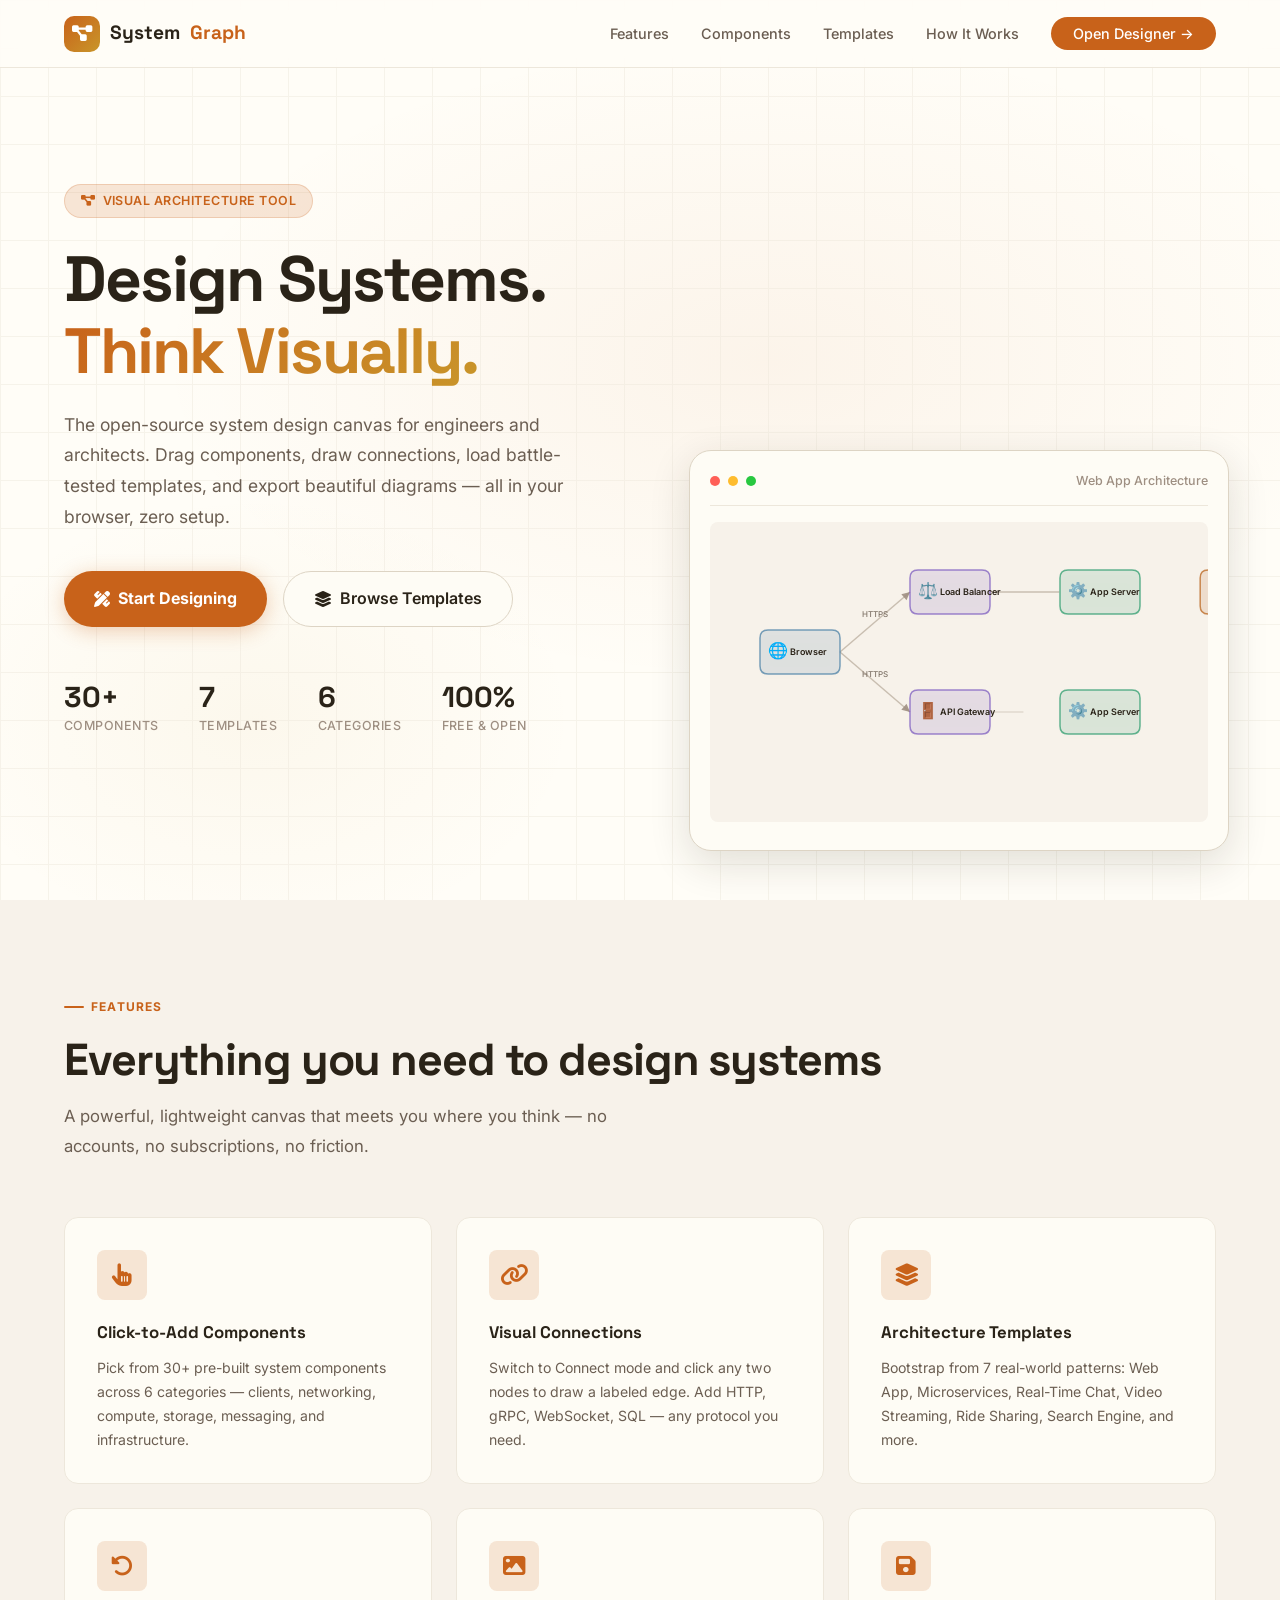
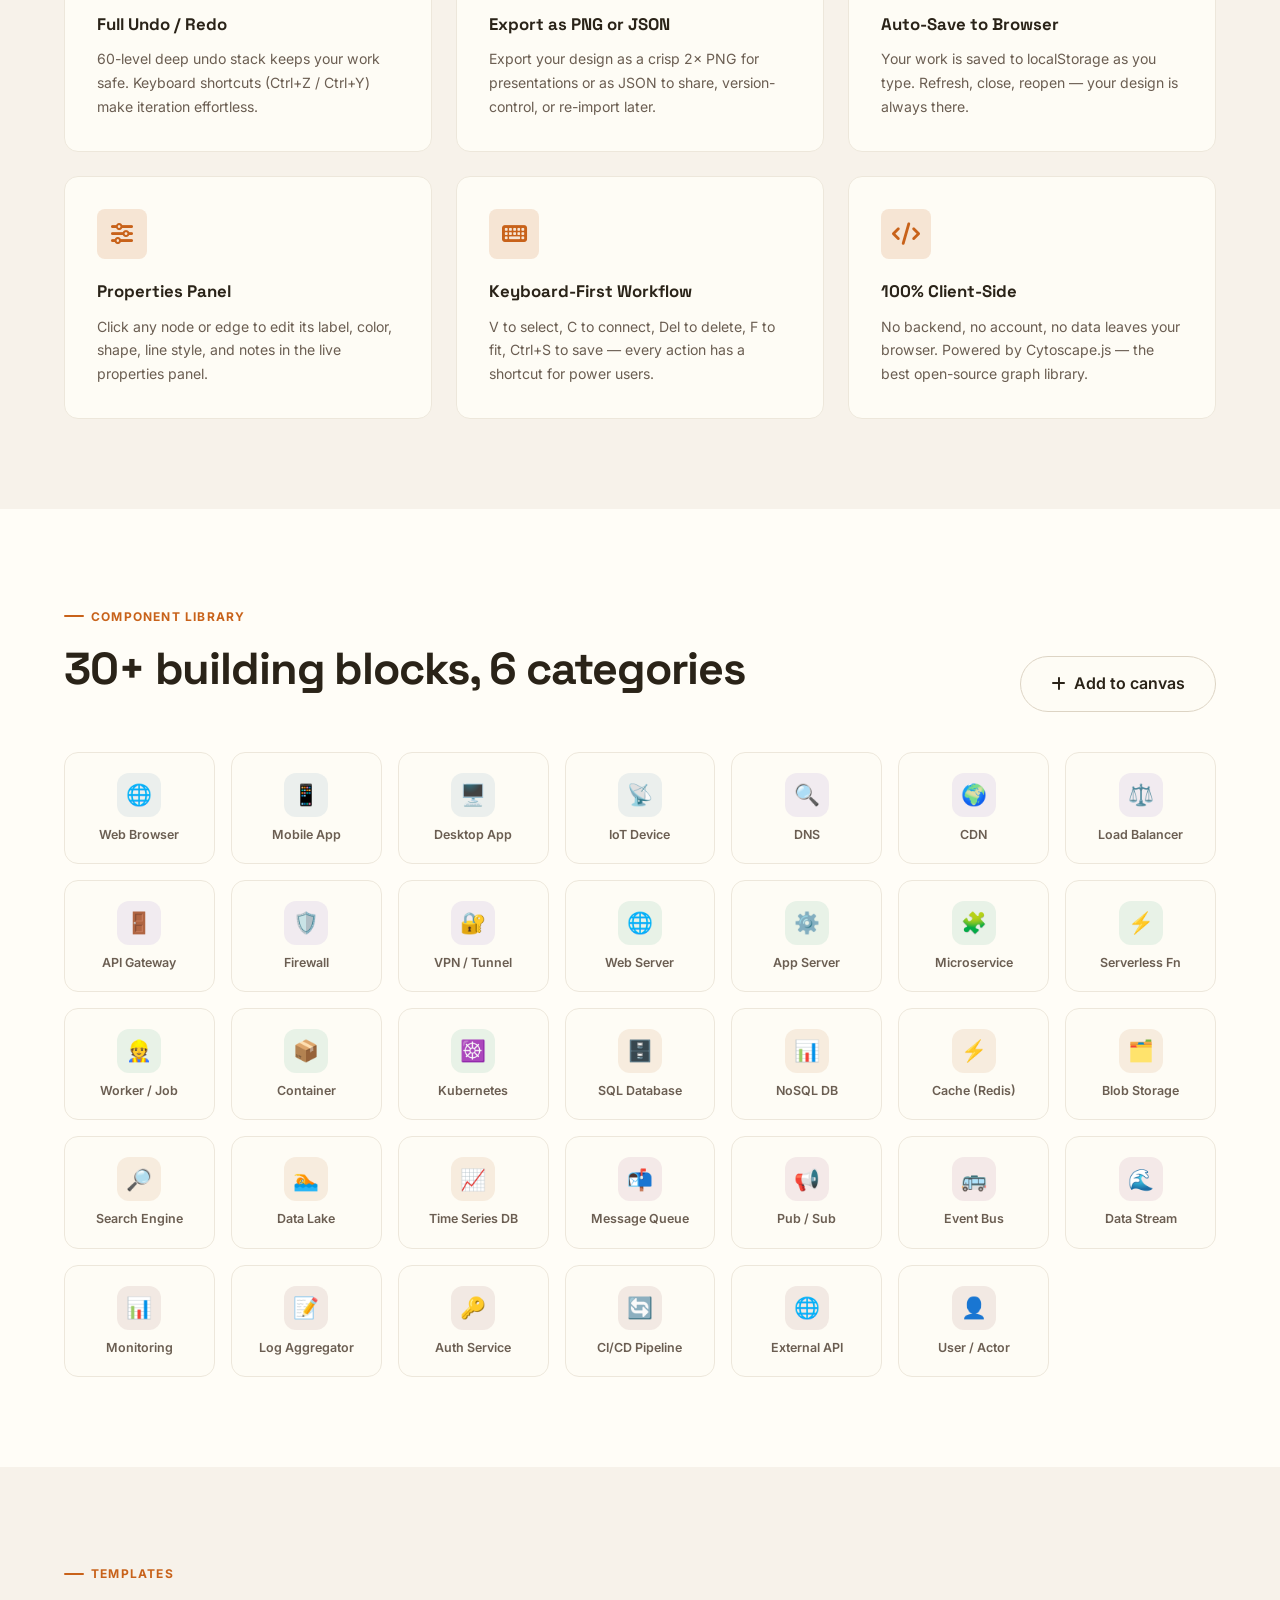
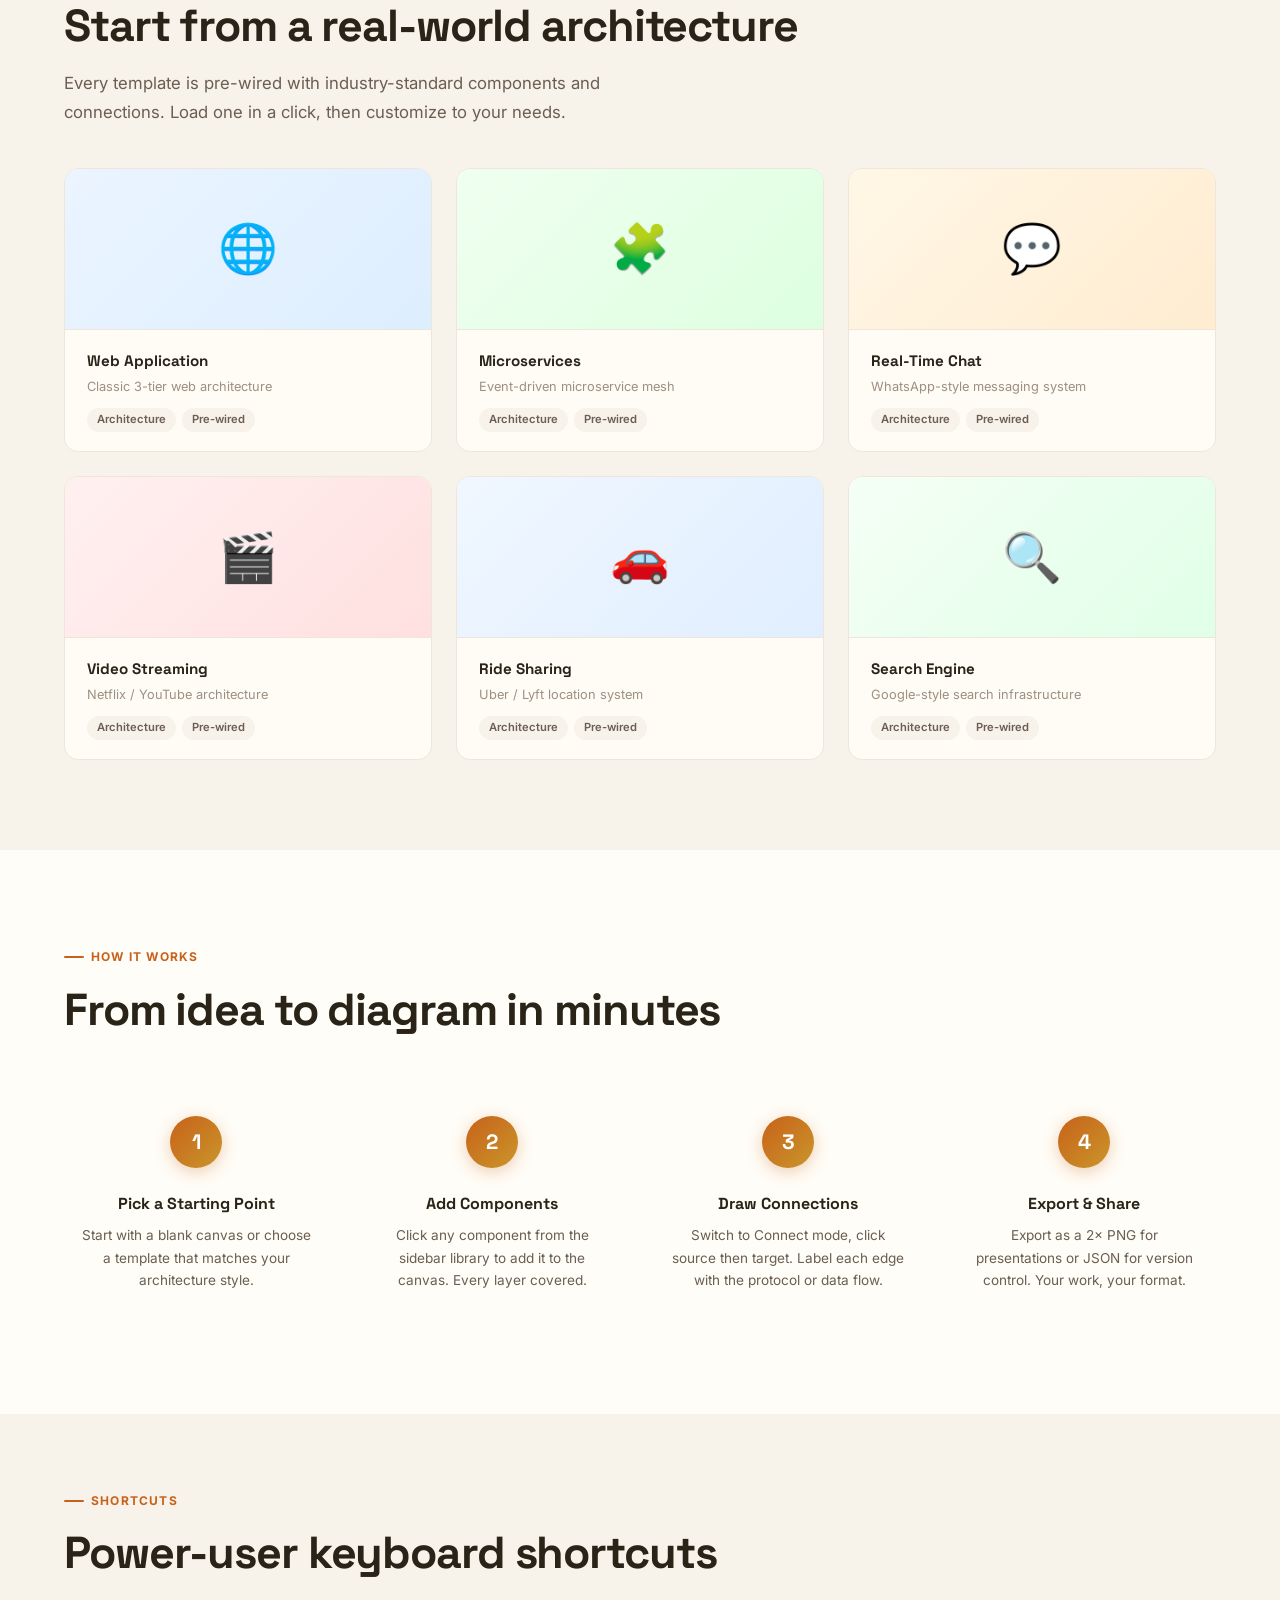
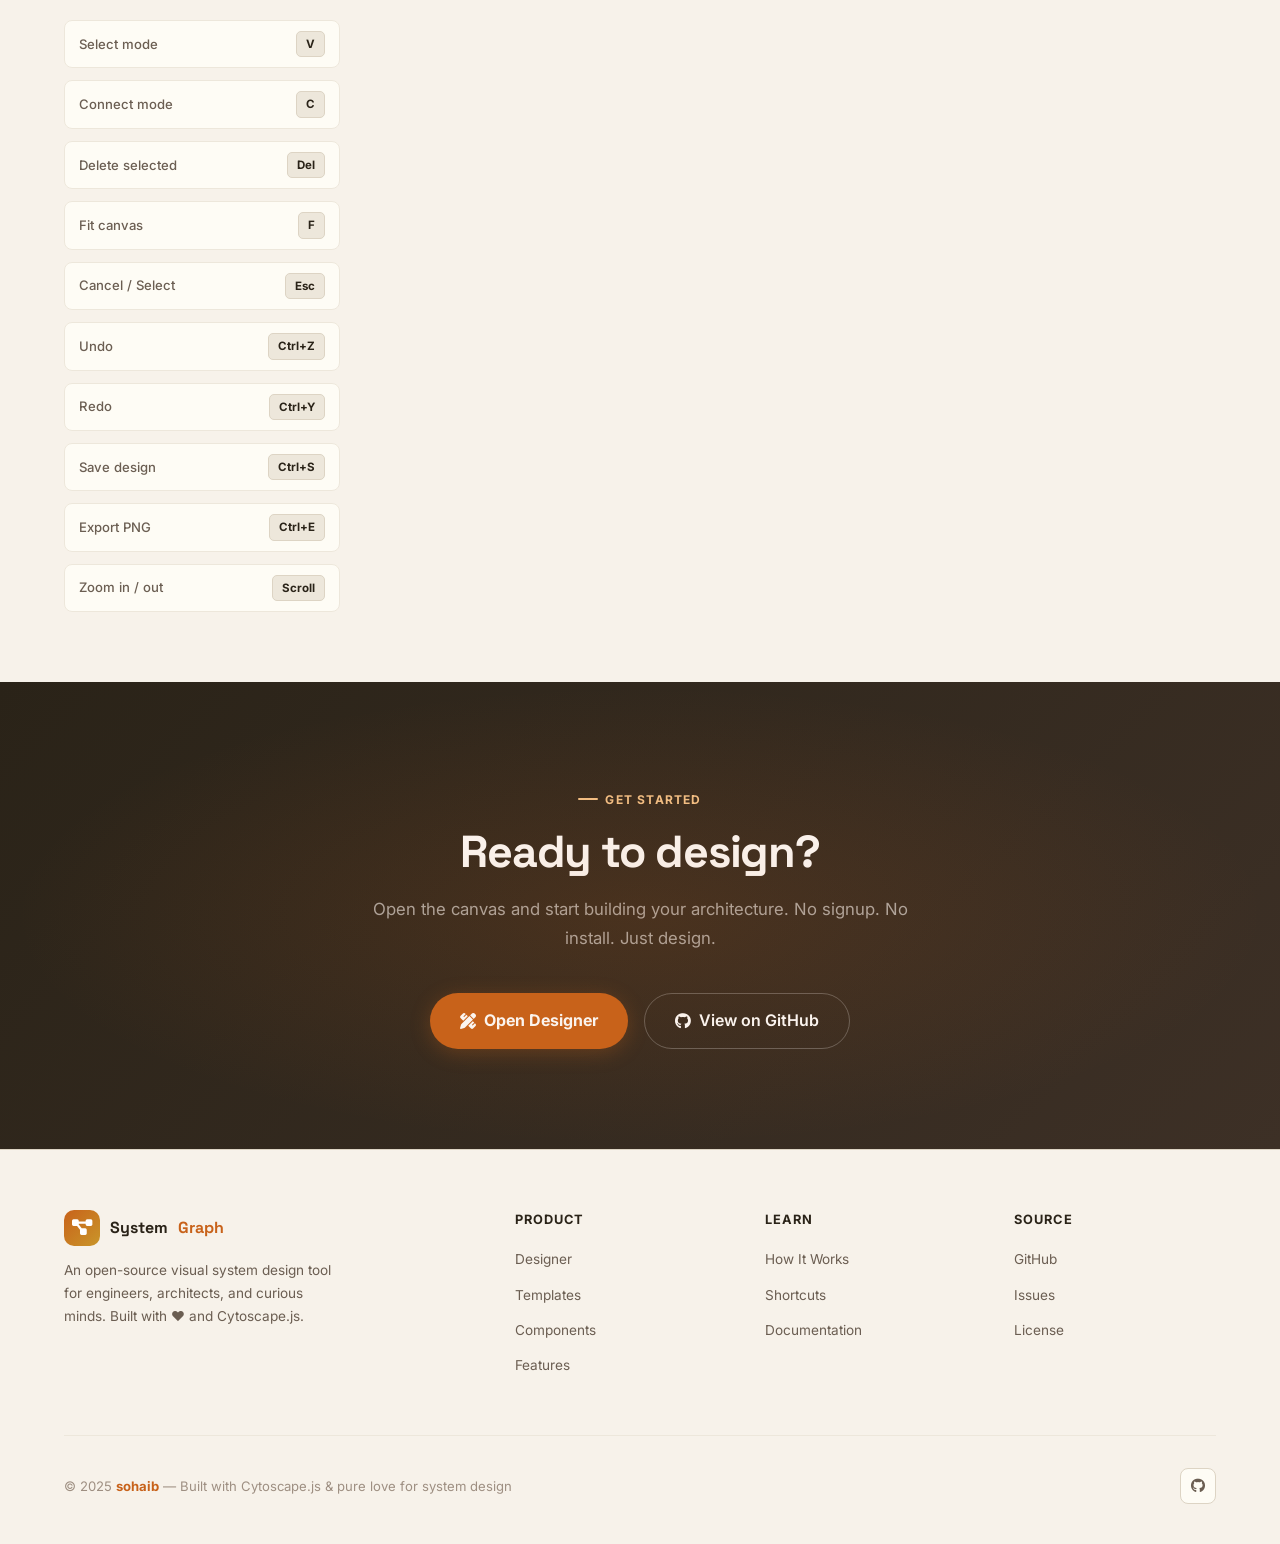
<file: system-design/index.html>
<!DOCTYPE html>
<html lang="en">
<head>
  <meta charset="UTF-8" />
  <meta name="viewport" content="width=device-width, initial-scale=1.0" />
  <meta name="description" content="SystemGraph — Visual system design tool. Drag and drop components, draw connections, load templates, and export beautiful architecture diagrams. Free, open source, runs in the browser." />
  <title>SystemGraph — Visual System Architecture Designer</title>
  <link rel="preconnect" href="https://fonts.googleapis.com" />
  <link href="https://fonts.googleapis.com/css2?family=Inter:wght@300;400;500;600;700;800&family=Space+Grotesk:wght@400;500;600;700;800&display=swap" rel="stylesheet" />
  <link rel="stylesheet" href="https://cdnjs.cloudflare.com/ajax/libs/font-awesome/6.5.0/css/all.min.css" />
  <link rel="stylesheet" href="css/style.css" />
</head>
<body>

<!-- ===== NAV ===== -->
<nav id="mainNav">
  <a href="#" class="nav-logo">
    <div class="nav-logo-icon"><i class="fa fa-diagram-project"></i></div>
    System<span>Graph</span>
  </a>
  <ul class="nav-links">
    <li><a href="#features">Features</a></li>
    <li><a href="#components">Components</a></li>
    <li><a href="#templates">Templates</a></li>
    <li><a href="#how-it-works">How It Works</a></li>
    <li><a href="designer.html" class="btn-nav">Open Designer →</a></li>
  </ul>
</nav>

<!-- ===== HERO ===== -->
<section class="hero" id="home">
  <div class="hero-bg"></div>
  <div class="hero-grid"></div>

  <div class="hero-content fade-up">
    <div class="hero-badge">
      <i class="fa fa-diagram-project"></i>
      Visual Architecture Tool
    </div>
    <h1>
      Design Systems.<br />
      <span class="accent-text">Think Visually.</span>
    </h1>
    <p>
      The open-source system design canvas for engineers and architects.
      Drag components, draw connections, load battle-tested templates,
      and export beautiful diagrams — all in your browser, zero setup.
    </p>
    <div class="hero-actions">
      <a href="designer.html" class="btn-primary">
        <i class="fa fa-pencil-ruler"></i>
        Start Designing
      </a>
      <a href="#templates" class="btn-secondary">
        <i class="fa fa-layer-group"></i>
        Browse Templates
      </a>
    </div>

    <div class="hero-stats">
      <div class="hero-stat">
        <strong>30+</strong>
        <span>Components</span>
      </div>
      <div class="hero-stat">
        <strong>7</strong>
        <span>Templates</span>
      </div>
      <div class="hero-stat">
        <strong>6</strong>
        <span>Categories</span>
      </div>
      <div class="hero-stat">
        <strong>100%</strong>
        <span>Free & Open</span>
      </div>
    </div>
  </div>

  <!-- Hero canvas preview -->
  <div class="hero-visual fade-up delay-2">
    <div class="hero-canvas-wrapper">
      <div class="hero-canvas-header">
        <div class="hero-dot"></div>
        <div class="hero-dot"></div>
        <div class="hero-dot"></div>
        <span class="hero-canvas-title">Web App Architecture</span>
      </div>
      <canvas id="heroCanvas"></canvas>
    </div>
  </div>
</section>

<!-- ===== FEATURES ===== -->
<section class="features" id="features">
  <div class="features-header fade-up">
    <div class="section-label">Features</div>
    <h2 class="section-title">Everything you need to design systems</h2>
    <p class="section-sub">
      A powerful, lightweight canvas that meets you where you think — no accounts,
      no subscriptions, no friction.
    </p>
  </div>
  <div class="features-grid">
    <div class="feature-card fade-up delay-1">
      <div class="feature-icon"><i class="fa fa-hand-pointer"></i></div>
      <h3>Click-to-Add Components</h3>
      <p>Pick from 30+ pre-built system components across 6 categories — clients, networking, compute, storage, messaging, and infrastructure.</p>
    </div>
    <div class="feature-card fade-up delay-2">
      <div class="feature-icon"><i class="fa fa-link"></i></div>
      <h3>Visual Connections</h3>
      <p>Switch to Connect mode and click any two nodes to draw a labeled edge. Add HTTP, gRPC, WebSocket, SQL — any protocol you need.</p>
    </div>
    <div class="feature-card fade-up delay-3">
      <div class="feature-icon"><i class="fa fa-layer-group"></i></div>
      <h3>Architecture Templates</h3>
      <p>Bootstrap from 7 real-world patterns: Web App, Microservices, Real-Time Chat, Video Streaming, Ride Sharing, Search Engine, and more.</p>
    </div>
    <div class="feature-card fade-up delay-1">
      <div class="feature-icon"><i class="fa fa-rotate-left"></i></div>
      <h3>Full Undo / Redo</h3>
      <p>60-level deep undo stack keeps your work safe. Keyboard shortcuts (Ctrl+Z / Ctrl+Y) make iteration effortless.</p>
    </div>
    <div class="feature-card fade-up delay-2">
      <div class="feature-icon"><i class="fa fa-image"></i></div>
      <h3>Export as PNG or JSON</h3>
      <p>Export your design as a crisp 2× PNG for presentations or as JSON to share, version-control, or re-import later.</p>
    </div>
    <div class="feature-card fade-up delay-3">
      <div class="feature-icon"><i class="fa fa-floppy-disk"></i></div>
      <h3>Auto-Save to Browser</h3>
      <p>Your work is saved to localStorage as you type. Refresh, close, reopen — your design is always there.</p>
    </div>
    <div class="feature-card fade-up delay-1">
      <div class="feature-icon"><i class="fa fa-sliders"></i></div>
      <h3>Properties Panel</h3>
      <p>Click any node or edge to edit its label, color, shape, line style, and notes in the live properties panel.</p>
    </div>
    <div class="feature-card fade-up delay-2">
      <div class="feature-icon"><i class="fa fa-keyboard"></i></div>
      <h3>Keyboard-First Workflow</h3>
      <p>V to select, C to connect, Del to delete, F to fit, Ctrl+S to save — every action has a shortcut for power users.</p>
    </div>
    <div class="feature-card fade-up delay-3">
      <div class="feature-icon"><i class="fa fa-code"></i></div>
      <h3>100% Client-Side</h3>
      <p>No backend, no account, no data leaves your browser. Powered by Cytoscape.js — the best open-source graph library.</p>
    </div>
  </div>
</section>

<!-- ===== COMPONENTS SHOWCASE ===== -->
<section class="components-section" id="components">
  <div class="components-header fade-up">
    <div>
      <div class="section-label">Component Library</div>
      <h2 class="section-title">30+ building blocks, 6 categories</h2>
    </div>
    <a href="designer.html" class="btn-secondary">
      <i class="fa fa-plus"></i> Add to canvas
    </a>
  </div>
  <div class="components-scroll fade-up" id="compShowcase"></div>
</section>

<!-- ===== TEMPLATES ===== -->
<section class="templates" id="templates">
  <div class="templates-header fade-up">
    <div class="section-label">Templates</div>
    <h2 class="section-title">Start from a real-world architecture</h2>
    <p class="section-sub">
      Every template is pre-wired with industry-standard components and connections.
      Load one in a click, then customize to your needs.
    </p>
  </div>
  <div class="templates-grid fade-up" id="templatesShowcase"></div>
</section>

<!-- ===== HOW IT WORKS ===== -->
<section class="how-it-works" id="how-it-works">
  <div class="fade-up">
    <div class="section-label">How It Works</div>
    <h2 class="section-title">From idea to diagram in minutes</h2>
  </div>
  <div class="steps">
    <div class="step fade-up delay-1">
      <div class="step-num">1</div>
      <h3>Pick a Starting Point</h3>
      <p>Start with a blank canvas or choose a template that matches your architecture style.</p>
    </div>
    <div class="step fade-up delay-2">
      <div class="step-num">2</div>
      <h3>Add Components</h3>
      <p>Click any component from the sidebar library to add it to the canvas. Every layer covered.</p>
    </div>
    <div class="step fade-up delay-3">
      <div class="step-num">3</div>
      <h3>Draw Connections</h3>
      <p>Switch to Connect mode, click source then target. Label each edge with the protocol or data flow.</p>
    </div>
    <div class="step fade-up delay-4">
      <div class="step-num">4</div>
      <h3>Export &amp; Share</h3>
      <p>Export as a 2× PNG for presentations or JSON for version control. Your work, your format.</p>
    </div>
  </div>
</section>

<!-- ===== KEYBOARD SHORTCUTS ===== -->
<section style="background:var(--bg-secondary); padding:70px 5vw;">
  <div class="fade-up">
    <div class="section-label">Shortcuts</div>
    <h2 class="section-title">Power-user keyboard shortcuts</h2>
  </div>
  <div style="display:grid; grid-template-columns:repeat(auto-fill,minmax(220px,1fr)); gap:1rem; margin-top:2.5rem;" class="fade-up">
    <div id="shortcutsGrid"></div>
  </div>
</section>

<!-- ===== CTA ===== -->
<section class="cta-section">
  <div class="section-label">Get Started</div>
  <h2 class="section-title">Ready to design?</h2>
  <p class="section-sub">Open the canvas and start building your architecture. No signup. No install. Just design.</p>
  <div class="cta-actions">
    <a href="designer.html" class="btn-primary">
      <i class="fa fa-pencil-ruler"></i>
      Open Designer
    </a>
    <a href="https://github.com/sohaibdevv/system-design" target="_blank" class="btn-cta-outline">
      <i class="fa-brands fa-github"></i>
      View on GitHub
    </a>
  </div>
</section>

<!-- ===== FOOTER ===== -->
<footer>
  <div class="footer-grid">
    <div class="footer-brand">
      <a href="#" class="nav-logo" style="font-size:1rem">
        <div class="nav-logo-icon"><i class="fa fa-diagram-project"></i></div>
        System<span>Graph</span>
      </a>
      <p>An open-source visual system design tool for engineers, architects, and curious minds. Built with ❤️ and Cytoscape.js.</p>
    </div>
    <div class="footer-col">
      <h4>Product</h4>
      <ul>
        <li><a href="designer.html">Designer</a></li>
        <li><a href="#templates">Templates</a></li>
        <li><a href="#components">Components</a></li>
        <li><a href="#features">Features</a></li>
      </ul>
    </div>
    <div class="footer-col">
      <h4>Learn</h4>
      <ul>
        <li><a href="#how-it-works">How It Works</a></li>
        <li><a href="#shortcutsGrid">Shortcuts</a></li>
        <li><a href="https://github.com/sohaibdevv/system-design/blob/main/README.md" target="_blank">Documentation</a></li>
      </ul>
    </div>
    <div class="footer-col">
      <h4>Source</h4>
      <ul>
        <li><a href="https://github.com/sohaibdevv/system-design" target="_blank">GitHub</a></li>
        <li><a href="https://github.com/sohaibdevv/system-design/issues" target="_blank">Issues</a></li>
        <li><a href="https://github.com/sohaibdevv/system-design/blob/main/LICENSE" target="_blank">License</a></li>
      </ul>
    </div>
  </div>
  <div class="footer-bottom">
    <p>© 2025 <strong>sohaib</strong> — Built with Cytoscape.js &amp; pure love for system design</p>
    <div class="social-links">
      <a href="https://github.com/sohaibdevv" target="_blank" class="social-link" title="GitHub">
        <i class="fa-brands fa-github"></i>
      </a>
    </div>
  </div>
</footer>

<!-- Scripts -->
<script src="js/components.js"></script>
<script>
/* ── Nav scroll ── */
window.addEventListener('scroll', () => {
  document.getElementById('mainNav').classList.toggle('scrolled', window.scrollY > 20);
});

/* ── Component Showcase ── */
(function buildCompShowcase() {
  const grid = document.getElementById('compShowcase');
  CATEGORIES.forEach(cat => {
    cat.components.forEach(comp => {
      const el = document.createElement('a');
      el.href = 'designer.html';
      el.className = 'comp-chip';
      el.style.textDecoration = 'none';
      el.innerHTML = `
        <div class="comp-chip-icon" style="background:${cat.color}1A; color:${cat.color}">
          ${comp.icon}
        </div>
        <span>${comp.name}</span>
      `;
      grid.appendChild(el);
    });
  });
})();

/* ── Templates Showcase ── */
(function buildTemplatesShowcase() {
  const grid = document.getElementById('templatesShowcase');
  const colors = ['#EBF4FF','#F0FFF0','#FFF7E6','#FFF0F0','#F0F7FF','#F5FFF5','#FFFEF5'];
  TEMPLATES.filter(t => t.id !== 'blank').forEach((tpl, i) => {
    const card = document.createElement('a');
    card.href  = 'designer.html';
    card.className = 'template-card';
    card.style.textDecoration = 'none';
    card.innerHTML = `
      <div class="template-preview" style="background:${tpl.bg || colors[i % colors.length]}">
        <span style="font-size:3rem">${tpl.icon}</span>
      </div>
      <div class="template-info">
        <h3>${tpl.name}</h3>
        <p>${tpl.desc}</p>
        <div class="template-tags">
          <span class="template-tag">Architecture</span>
          <span class="template-tag">Pre-wired</span>
        </div>
      </div>
    `;
    grid.appendChild(card);
  });
})();

/* ── Shortcuts ── */
(function buildShortcuts() {
  const shortcuts = [
    { key:'V',        desc:'Select mode' },
    { key:'C',        desc:'Connect mode' },
    { key:'Del',      desc:'Delete selected' },
    { key:'F',        desc:'Fit canvas' },
    { key:'Esc',      desc:'Cancel / Select' },
    { key:'Ctrl+Z',   desc:'Undo' },
    { key:'Ctrl+Y',   desc:'Redo' },
    { key:'Ctrl+S',   desc:'Save design' },
    { key:'Ctrl+E',   desc:'Export PNG' },
    { key:'Scroll',   desc:'Zoom in / out' },
  ];
  const grid = document.getElementById('shortcutsGrid');
  grid.style.cssText = 'display:grid;grid-template-columns:repeat(auto-fill,minmax(220px,1fr));gap:0.75rem';
  shortcuts.forEach(s => {
    const el = document.createElement('div');
    el.style.cssText = 'display:flex;align-items:center;justify-content:space-between;background:var(--bg-card);border:1px solid var(--border-light);border-radius:8px;padding:10px 14px;';
    el.innerHTML = `
      <span style="font-size:0.82rem;color:var(--text-secondary);font-weight:500">${s.desc}</span>
      <kbd style="padding:3px 9px;background:var(--bg-tertiary);border:1px solid var(--border);border-radius:5px;font-size:0.72rem;font-family:inherit;font-weight:700;color:var(--text-primary)">${s.key}</kbd>
    `;
    grid.appendChild(el);
  });
})();

/* ── Hero Canvas Animation ── */
(function heroAnim() {
  const canvas = document.getElementById('heroCanvas');
  if (!canvas) return;
  const dpr = window.devicePixelRatio || 1;

  function resize() {
    const w = canvas.offsetWidth;
    const h = canvas.offsetHeight;
    canvas.width  = w * dpr;
    canvas.height = h * dpr;
    canvas.style.width  = w + 'px';
    canvas.style.height = h + 'px';
  }
  resize();

  const ctx = canvas.getContext('2d');
  ctx.scale(dpr, dpr);

  const W = canvas.offsetWidth;
  const H = canvas.offsetHeight;

  // Node definitions for the preview
  const nodes = [
    { id:0, label:'Browser',      icon:'🌐', x:50,  y:130, color:'#4A7FA5', progress:0 },
    { id:1, label:'Load Balancer',icon:'⚖️', x:200, y:70,  color:'#7C5CBF', progress:0 },
    { id:2, label:'API Gateway',  icon:'🚪', x:200, y:190, color:'#7C5CBF', progress:0 },
    { id:3, label:'App Server',   icon:'⚙️', x:350, y:70,  color:'#2D9C6E', progress:0 },
    { id:4, label:'App Server',   icon:'⚙️', x:350, y:190, color:'#2D9C6E', progress:0 },
    { id:5, label:'Cache',        icon:'⚡', x:490, y:70,  color:'#B8621A', progress:0 },
    { id:6, label:'Database',     icon:'🗄️', x:490, y:190, color:'#B8621A', progress:0 },
  ];

  const edges = [
    { src:0, tgt:1, label:'HTTPS', progress:0 },
    { src:0, tgt:2, label:'HTTPS', progress:0 },
    { src:1, tgt:3, label:'HTTP',  progress:0 },
    { src:2, tgt:4, label:'HTTP',  progress:0 },
    { src:3, tgt:5, label:'Cache', progress:0 },
    { src:3, tgt:6, label:'SQL',   progress:0 },
    { src:4, tgt:6, label:'SQL',   progress:0 },
  ];

  let t = 0;
  const DELAY = 18;

  function lerp(a, b, p) { return a + (b - a) * p; }
  function easeOut(t) { return 1 - Math.pow(1-t, 3); }

  function drawRoundRect(ctx, x, y, w, h, r) {
    ctx.beginPath();
    ctx.moveTo(x+r, y);
    ctx.lineTo(x+w-r, y);
    ctx.quadraticCurveTo(x+w, y, x+w, y+r);
    ctx.lineTo(x+w, y+h-r);
    ctx.quadraticCurveTo(x+w, y+h, x+w-r, y+h);
    ctx.lineTo(x+r, y+h);
    ctx.quadraticCurveTo(x, y+h, x, y+h-r);
    ctx.lineTo(x, y+r);
    ctx.quadraticCurveTo(x, y, x+r, y);
    ctx.closePath();
  }

  function drawNode(node) {
    if (node.progress <= 0) return;
    const p  = easeOut(Math.min(node.progress, 1));
    const nw = 80, nh = 44;
    const nx = node.x, ny = node.y - nh/2;

    ctx.save();
    ctx.globalAlpha = p;
    ctx.translate(nx + nw/2, node.y);
    ctx.scale(p, p);
    ctx.translate(-(nx + nw/2), -node.y);

    // Shadow
    ctx.shadowColor = 'rgba(0,0,0,0.08)';
    ctx.shadowBlur  = 8;
    ctx.shadowOffsetY = 3;

    // Background
    const col = node.color;
    ctx.fillStyle = col + '22';
    drawRoundRect(ctx, nx, ny, nw, nh, 8);
    ctx.fill();

    // Border
    ctx.strokeStyle = col + 'BB';
    ctx.lineWidth   = 1.5;
    ctx.shadowColor = 'transparent';
    ctx.shadowBlur  = 0;
    drawRoundRect(ctx, nx, ny, nw, nh, 8);
    ctx.stroke();

    // Icon
    ctx.font = '16px serif';
    ctx.textAlign    = 'center';
    ctx.textBaseline = 'middle';
    ctx.fillStyle    = '#000';
    ctx.fillText(node.icon, nx + 18, ny + nh/2);

    // Label
    ctx.font         = '600 9px Inter, sans-serif';
    ctx.fillStyle    = '#2A2318';
    ctx.textAlign    = 'left';
    ctx.textBaseline = 'middle';
    ctx.fillText(node.label, nx + 30, ny + nh/2);

    ctx.restore();
  }

  function drawEdge(edge) {
    if (edge.progress <= 0) return;
    const src = nodes[edge.src];
    const tgt = nodes[edge.tgt];
    if (src.progress < 0.5 || tgt.progress < 0.5) return;
    const p = easeOut(Math.min(edge.progress, 1));

    const x1 = src.x + 80, y1 = src.y;
    const x2 = tgt.x,       y2 = tgt.y;

    const ex = lerp(x1, x2, p);
    const ey = lerp(y1, y2, p);

    ctx.save();
    ctx.strokeStyle = '#C4B8AA';
    ctx.lineWidth   = 1.5;
    ctx.setLineDash([]);
    ctx.globalAlpha = p * 0.9;
    ctx.beginPath();
    ctx.moveTo(x1, y1);
    ctx.lineTo(ex, ey);
    ctx.stroke();

    if (p >= 1) {
      // Arrow
      const angle = Math.atan2(y2-y1, x2-x1);
      ctx.fillStyle = '#9E8F82';
      ctx.beginPath();
      ctx.translate(x2, y2);
      ctx.rotate(angle);
      ctx.moveTo(0, 0);
      ctx.lineTo(-8, -4);
      ctx.lineTo(-8, 4);
      ctx.closePath();
      ctx.fill();

      ctx.restore();
      ctx.save();
      // Edge label
      const mx = (x1+x2)/2, my = (y1+y2)/2;
      ctx.font         = '500 8px Inter, sans-serif';
      ctx.fillStyle    = '#6B5E52';
      ctx.textAlign    = 'center';
      ctx.textBaseline = 'bottom';
      ctx.globalAlpha  = p * 0.85;
      ctx.fillText(edge.label, mx, my - 3);
    }

    ctx.restore();
  }

  function tick() {
    ctx.clearRect(0, 0, W, H);

    // Animate nodes sequentially
    nodes.forEach((node, i) => {
      const start = i * DELAY;
      if (t > start) {
        node.progress = Math.min((t - start) / DELAY, 1);
      }
    });

    // Animate edges after all nodes partially appear
    const edgeStart = nodes.length * DELAY * 0.5;
    edges.forEach((edge, i) => {
      const start = edgeStart + i * (DELAY * 0.7);
      if (t > start) {
        edge.progress = Math.min((t - start) / (DELAY * 1.2), 1);
      }
    });

    // Draw
    edges.forEach(drawEdge);
    nodes.forEach(drawNode);

    t++;
    // Loop smoothly
    const total = nodes.length * DELAY + edges.length * DELAY + DELAY * 4;
    if (t > total) {
      setTimeout(() => {
        t = 0;
        nodes.forEach(n => n.progress = 0);
        edges.forEach(e => e.progress = 0);
      }, 2500);
    }

    requestAnimationFrame(tick);
  }
  tick();
})();

/* ── Scroll Reveal ── */
(function scrollReveal() {
  const observer = new IntersectionObserver(entries => {
    entries.forEach(e => {
      if (e.isIntersecting) {
        e.target.style.animationPlayState = 'running';
        observer.unobserve(e.target);
      }
    });
  }, { threshold: 0.12 });

  document.querySelectorAll('.fade-up').forEach(el => {
    el.style.animationPlayState = 'paused';
    observer.observe(el);
  });
})();
</script>
</body>
</html>
</file>
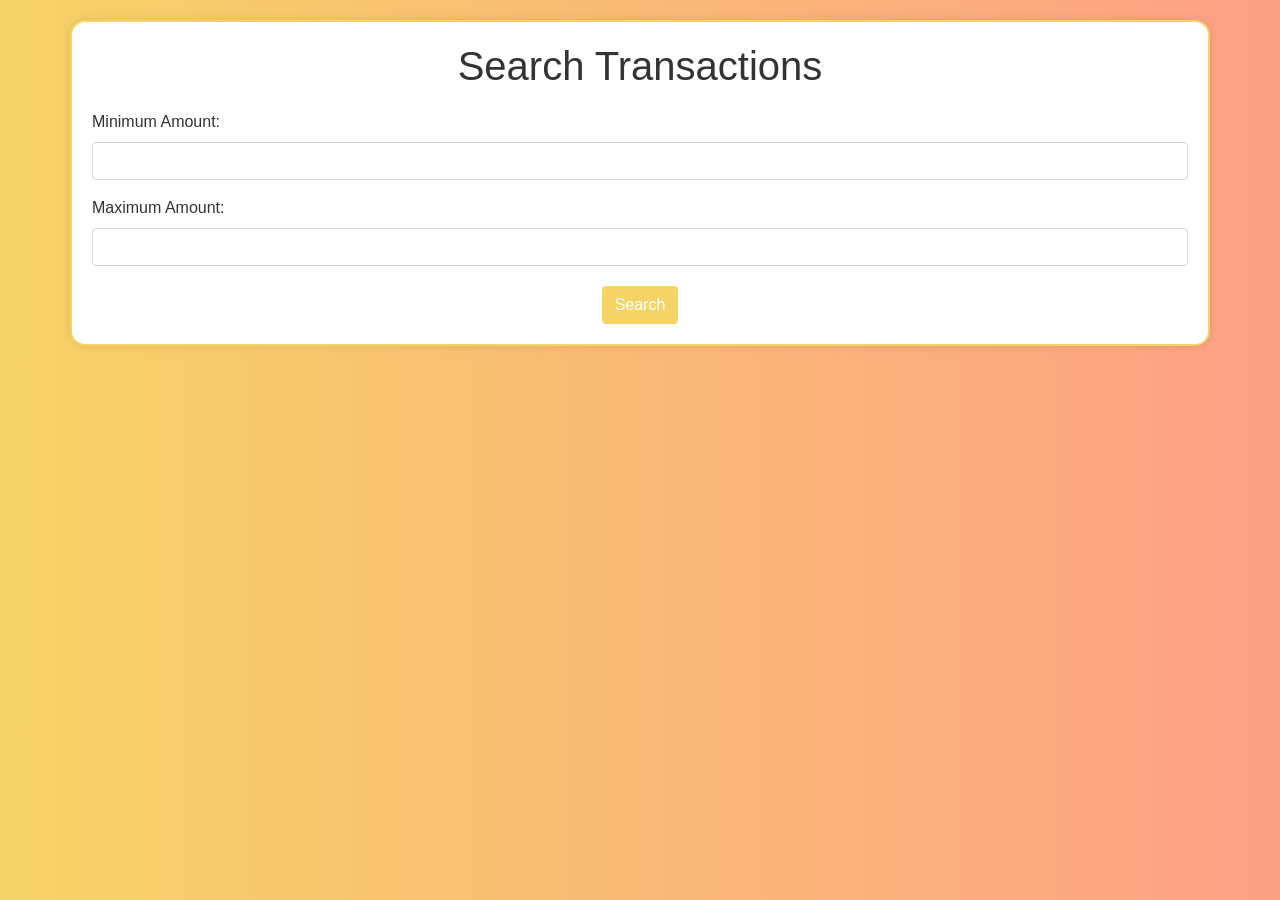
<file: IBM-Flask-Assignment/templates/search.html>
<!DOCTYPE html>
<html>
<head>
    <meta charset="UTF-8">
    <meta name="viewport" content="width=device-width, initial-scale=1.0">
    <link rel="stylesheet" href="https://maxcdn.bootstrapcdn.com/bootstrap/4.0.0/css/bootstrap.min.css">
    <style>
        body {
            background: linear-gradient(to right, #f6d365, #fda085);
            color: #333;
        }

        .container {
            border: 2px solid #f6d365;
            border-radius: 15px;
            padding: 20px;
            margin: 20px auto;
            background-color: white;
            box-shadow: 0 0 10px rgba(0,0,0,0.1);
        }

        .form-container {
            margin-top: 20px;
        }

        .form-actions {
            display: flex;
            justify-content: center;
            gap: 10px;
            margin-top: 20px;
        }

        .btn-primary {
            background-color: #f6d365;
            border-color: #f6d365;
        }

        .btn-primary:hover {
            background-color: #f6d365;
            border-color: #f6d365;
        }
    </style>
</head>
<body>
    <div class="container">
        <h1 class="text-center">Search Transactions</h1>
        <form class="form-container" method="post">
            <div class="form-group">
                <label for="min_amount">Minimum Amount:</label>
                <input type="number" class="form-control" id="min_amount" name="min_amount" step="0.01" required>
            </div>
            <div class="form-group">
                <label for="max_amount">Maximum Amount:</label>
                <input type="number" class="form-control" id="max_amount" name="max_amount" step="0.01" required>
            </div>
            <div class="form-actions">
                <button type="submit" class="btn btn-primary">Search</button>
            </div>
        </form>
    </div>
</body>
</html>
</file>
<file: datamend-site/style.css>
/* ═══════════════════════════════════════════════════════════════
   datamend website — white & blue theme
   ═══════════════════════════════════════════════════════════════ */

/* ── Variables ──────────────────────────────────────────────── */
:root {
  --blue-50:  #eff6ff;
  --blue-100: #dbeafe;
  --blue-200: #bfdbfe;
  --blue-300: #93c5fd;
  --blue-400: #60a5fa;
  --blue-500: #3b82f6;
  --blue-600: #2563eb;
  --blue-700: #1d4ed8;
  --blue-800: #1e40af;
  --blue-900: #1e3a8a;
  --purple-500:#8b5cf6;
  --cyan-500:  #06b6d4;
  --green-500: #10b981;
  --gray-50:   #f9fafb;
  --gray-100:  #f3f4f6;
  --gray-200:  #e5e7eb;
  --gray-300:  #d1d5db;
  --gray-400:  #9ca3af;
  --gray-500:  #6b7280;
  --gray-600:  #4b5563;
  --gray-700:  #374151;
  --gray-800:  #1f2937;
  --gray-900:  #111827;
  --white:     #ffffff;
  --radius-sm: 8px;
  --radius:    12px;
  --radius-lg: 20px;
  --radius-xl: 28px;
  --shadow-sm: 0 1px 3px rgba(0,0,0,.08);
  --shadow:    0 4px 16px rgba(0,0,0,.08), 0 2px 6px rgba(0,0,0,.04);
  --shadow-lg: 0 12px 40px rgba(0,0,0,.10), 0 4px 12px rgba(0,0,0,.05);
  --shadow-xl: 0 24px 64px rgba(59,130,246,.15);
}

/* ── Reset ──────────────────────────────────────────────────── */
*, *::before, *::after { box-sizing: border-box; margin: 0; padding: 0; }
html { scroll-behavior: smooth; font-size: 16px; }
body {
  font-family: 'Inter', system-ui, sans-serif;
  color: var(--gray-800);
  background: var(--white);
  -webkit-font-smoothing: antialiased;
  overflow-x: hidden;
}
a { color: inherit; text-decoration: none; }
ul { list-style: none; }
img { max-width: 100%; display: block; }

/* ── Container ──────────────────────────────────────────────── */
.container {
  max-width: 1200px;
  margin: 0 auto;
  padding: 0 24px;
}

/* ── Buttons ────────────────────────────────────────────────── */
.btn {
  display: inline-flex;
  align-items: center;
  gap: 8px;
  padding: 10px 20px;
  border-radius: var(--radius-sm);
  font-weight: 600;
  font-size: 14px;
  cursor: pointer;
  transition: all .2s ease;
  border: 2px solid transparent;
  white-space: nowrap;
}
.btn-primary { background: var(--blue-600); color: var(--white); }
.btn-primary:hover { background: var(--blue-700); transform: translateY(-1px); box-shadow: var(--shadow-xl); }
.btn-outline { background: transparent; color: var(--blue-600); border-color: var(--blue-200); }
.btn-outline:hover { border-color: var(--blue-400); background: var(--blue-50); }
.btn-ghost { background: transparent; color: var(--gray-700); border-color: var(--gray-200); }
.btn-ghost:hover { background: var(--gray-50); border-color: var(--gray-300); }
.btn-white { background: var(--white); color: var(--blue-700); }
.btn-white:hover { background: var(--blue-50); transform: translateY(-1px); }
.btn-outline-white { background: transparent; color: var(--white); border-color: rgba(255,255,255,.4); }
.btn-outline-white:hover { border-color: rgba(255,255,255,.8); background: rgba(255,255,255,.1); }
.btn-lg { padding: 14px 28px; font-size: 16px; border-radius: var(--radius); }

/* ── NAV ────────────────────────────────────────────────────── */
.nav {
  position: fixed;
  top: 0; left: 0; right: 0;
  z-index: 100;
  background: rgba(255,255,255,.9);
  backdrop-filter: blur(12px);
  -webkit-backdrop-filter: blur(12px);
  border-bottom: 1px solid var(--gray-100);
  transition: box-shadow .3s;
}
.nav.scrolled { box-shadow: var(--shadow); }
.nav-inner {
  max-width: 1200px;
  margin: 0 auto;
  padding: 0 24px;
  height: 64px;
  display: flex;
  align-items: center;
  gap: 28px;
}
.nav-logo {
  display: flex;
  align-items: center;
  gap: 8px;
  font-weight: 800;
  font-size: 18px;
  color: var(--blue-700);
  flex-shrink: 0;
}
.logo-icon { font-size: 20px; }
.nav-links {
  display: flex;
  gap: 24px;
  margin-left: auto;
}
.nav-links a {
  font-size: 14px;
  font-weight: 500;
  color: var(--gray-600);
  transition: color .2s;
  white-space: nowrap;
}
.nav-links a:hover { color: var(--blue-600); }
.nav-cta { margin-left: 12px; font-size: 13px; padding: 8px 16px; }
.hamburger {
  display: none;
  flex-direction: column;
  gap: 5px;
  background: none;
  border: none;
  cursor: pointer;
  margin-left: auto;
  padding: 4px;
}
.hamburger span {
  display: block;
  width: 22px;
  height: 2px;
  background: var(--gray-700);
  border-radius: 2px;
}
.mobile-menu {
  display: none;
  flex-direction: column;
  padding: 16px 24px 20px;
  border-top: 1px solid var(--gray-100);
  gap: 16px;
}
.mobile-menu a {
  font-size: 15px;
  font-weight: 500;
  color: var(--gray-700);
}
.mobile-menu.open { display: flex; }

/* ── HERO ───────────────────────────────────────────────────── */
.hero {
  position: relative;
  padding: 140px 0 80px;
  overflow: hidden;
  background: linear-gradient(160deg, #f0f7ff 0%, #ffffff 50%, #f8faff 100%);
}
.hero-bg { position: absolute; inset: 0; pointer-events: none; }
.hero-blob {
  position: absolute;
  border-radius: 50%;
  filter: blur(80px);
  opacity: .35;
}
.blob-1 { width: 600px; height: 600px; background: radial-gradient(circle, #bfdbfe, #93c5fd); top: -200px; right: -100px; }
.blob-2 { width: 400px; height: 400px; background: radial-gradient(circle, #ddd6fe, #c4b5fd); bottom: -100px; left: -50px; }
.blob-3 { width: 300px; height: 300px; background: radial-gradient(circle, #cffafe, #a5f3fc); top: 200px; left: 30%; opacity: .2; }
.hero-grid {
  position: absolute; inset: 0;
  background-image: linear-gradient(var(--blue-100) 1px, transparent 1px), linear-gradient(90deg, var(--blue-100) 1px, transparent 1px);
  background-size: 48px 48px;
  opacity: .35;
}
.hero-content { position: relative; z-index: 1; text-align: center; }
.hero-badge {
  display: inline-flex;
  align-items: center;
  gap: 8px;
  background: var(--blue-50);
  border: 1px solid var(--blue-200);
  color: var(--blue-700);
  padding: 6px 14px;
  border-radius: 100px;
  font-size: 13px;
  font-weight: 600;
  margin-bottom: 24px;
}
.badge-dot {
  width: 7px; height: 7px;
  background: var(--blue-500);
  border-radius: 50%;
  animation: pulse 2s infinite;
}
@keyframes pulse {
  0%, 100% { opacity: 1; transform: scale(1); }
  50% { opacity: .5; transform: scale(1.5); }
}
.hero-title {
  font-size: clamp(2.5rem, 6vw, 4.5rem);
  font-weight: 900;
  line-height: 1.1;
  color: var(--gray-900);
  margin-bottom: 24px;
  letter-spacing: -.03em;
}
.gradient-text {
  background: linear-gradient(135deg, #3b82f6 0%, #8b5cf6 50%, #06b6d4 100%);
  -webkit-background-clip: text;
  -webkit-text-fill-color: transparent;
  background-clip: text;
}
.hero-sub {
  font-size: clamp(1rem, 2vw, 1.2rem);
  color: var(--gray-600);
  max-width: 660px;
  margin: 0 auto 36px;
  line-height: 1.7;
}
.hero-cta-row {
  display: flex;
  justify-content: center;
  gap: 12px;
  flex-wrap: wrap;
  margin-bottom: 32px;
}
.hero-install { display: flex; justify-content: center; margin-bottom: 48px; }
.install-box {
  display: flex;
  align-items: center;
  gap: 10px;
  background: var(--gray-900);
  color: var(--white);
  padding: 12px 20px;
  border-radius: var(--radius);
  font-family: 'JetBrains Mono', monospace;
  font-size: 14px;
  box-shadow: var(--shadow-lg);
}
.install-prompt { color: var(--blue-400); }
.copy-btn { background: none; border: none; color: var(--gray-400); cursor: pointer; padding: 2px; transition: color .2s; }
.copy-btn:hover { color: var(--white); }
.hero-stats {
  display: flex;
  justify-content: center;
  align-items: center;
  gap: 28px;
  flex-wrap: wrap;
}
.stat { text-align: center; }
.stat-num { display: block; font-size: 1.7rem; font-weight: 800; color: var(--blue-700); }
.stat-label { font-size: 11px; color: var(--gray-500); text-transform: uppercase; letter-spacing: .06em; }
.stat-divider { width: 1px; height: 32px; background: var(--gray-200); }

/* ── STACK BAR ──────────────────────────────────────────────── */
.stack-bar {
  padding: 24px 0;
  background: var(--white);
  border-bottom: 1px solid var(--gray-100);
}
.stack-label {
  text-align: center;
  font-size: 12px;
  font-weight: 600;
  text-transform: uppercase;
  letter-spacing: .1em;
  color: var(--gray-400);
  margin-bottom: 12px;
}
.stack-logos {
  display: flex;
  justify-content: center;
  align-items: center;
  gap: 10px;
  flex-wrap: wrap;
}
.stack-item {
  font-size: 14px;
  font-weight: 600;
  color: var(--gray-500);
}
.stack-sep { color: var(--gray-300); }

/* ── DEMO ───────────────────────────────────────────────────── */
.demo-section {
  padding: 80px 0;
  background: var(--white);
}
.demo-card {
  background: var(--gray-900);
  border-radius: var(--radius-lg);
  overflow: hidden;
  box-shadow: var(--shadow-xl);
  max-width: 800px;
  margin: 0 auto;
  border: 1px solid rgba(255,255,255,.05);
}
.demo-header {
  display: flex;
  align-items: center;
  gap: 12px;
  padding: 14px 20px;
  background: #1a1a2e;
  border-bottom: 1px solid rgba(255,255,255,.06);
}
.demo-dots { display: flex; gap: 6px; }
.dot { width: 12px; height: 12px; border-radius: 50%; }
.dot.red { background: #ef4444; }
.dot.yellow { background: #eab308; }
.dot.green { background: #22c55e; }
.demo-title-bar { color: var(--gray-500); font-size: 13px; }
.demo-code { padding: 28px 32px; overflow-x: auto; margin: 0; }
.demo-code code {
  font-family: 'JetBrains Mono', monospace;
  font-size: 13.5px;
  line-height: 1.9;
  color: #e2e8f0;
}
.kw { color: #93c5fd; }
.cls { color: #a5f3fc; }
.fn { color: #fde68a; }
.str { color: #86efac; }
.num { color: #fb923c; }
.comment { color: #64748b; font-style: italic; }

/* ── SECTION HEADER ─────────────────────────────────────────── */
.section-header {
  text-align: center;
  max-width: 700px;
  margin: 0 auto 60px;
}
.section-eyebrow {
  display: inline-block;
  font-size: 11px;
  font-weight: 700;
  text-transform: uppercase;
  letter-spacing: .14em;
  color: var(--blue-600);
  background: var(--blue-50);
  padding: 4px 12px;
  border-radius: 100px;
  margin-bottom: 16px;
  border: 1px solid var(--blue-100);
}
.section-header h2 {
  font-size: clamp(1.8rem, 4vw, 2.8rem);
  font-weight: 800;
  line-height: 1.2;
  color: var(--gray-900);
  margin-bottom: 16px;
  letter-spacing: -.02em;
}
.section-header p {
  font-size: 1.05rem;
  color: var(--gray-600);
  line-height: 1.7;
}

/* ── PILLARS ────────────────────────────────────────────────── */
.pillars {
  padding: 100px 0;
  background: var(--gray-50);
}
.pillars-grid {
  display: grid;
  grid-template-columns: repeat(auto-fit, minmax(290px, 1fr));
  gap: 24px;
}
.pillar-card {
  background: var(--white);
  border-radius: var(--radius-lg);
  padding: 32px 28px;
  box-shadow: var(--shadow);
  border: 1px solid var(--gray-100);
  transition: transform .25s, box-shadow .25s;
  position: relative;
  overflow: hidden;
}
.pillar-card::before {
  content: '';
  position: absolute;
  top: 0; left: 0; right: 0;
  height: 3px;
  background: linear-gradient(90deg, var(--blue-500), var(--purple-500));
  opacity: 0;
  transition: opacity .25s;
}
.pillar-card:hover { transform: translateY(-6px); box-shadow: var(--shadow-lg); }
.pillar-card:hover::before { opacity: 1; }
.pillar-num-badge {
  display: inline-block;
  font-size: 10px;
  font-weight: 700;
  text-transform: uppercase;
  letter-spacing: .12em;
  color: var(--gray-400);
  background: var(--gray-100);
  padding: 3px 8px;
  border-radius: 100px;
  margin-bottom: 16px;
}
.pillar-icon-wrap {
  width: 52px; height: 52px;
  border-radius: var(--radius-sm);
  background: color-mix(in srgb, var(--accent, var(--blue-600)) 12%, white);
  display: flex;
  align-items: center;
  justify-content: center;
  margin-bottom: 18px;
}
.pillar-icon {
  width: 26px; height: 26px;
  stroke: var(--accent, var(--blue-600));
}
.pillar-card h3 {
  font-size: 1.35rem;
  font-weight: 800;
  color: var(--gray-900);
  margin-bottom: 12px;
  letter-spacing: -.01em;
}
.pillar-desc {
  font-size: .95rem;
  color: var(--gray-600);
  line-height: 1.65;
  margin-bottom: 20px;
}
.pillar-features {
  display: flex;
  flex-direction: column;
  gap: 9px;
  margin-bottom: 24px;
}
.pillar-features li {
  font-size: .875rem;
  color: var(--gray-600);
  padding-left: 20px;
  position: relative;
  line-height: 1.5;
}
.pillar-features li::before {
  content: '✓';
  position: absolute;
  left: 0;
  color: var(--blue-500);
  font-weight: 700;
  font-size: .75rem;
  top: 2px;
}
.pillar-code-wrap { margin-top: auto; }
.pillar-code-label {
  display: block;
  font-size: 10px;
  font-weight: 700;
  text-transform: uppercase;
  letter-spacing: .1em;
  color: var(--gray-400);
  margin-bottom: 6px;
}
.pillar-code {
  background: var(--gray-50);
  border: 1px solid var(--gray-200);
  border-radius: var(--radius-sm);
  padding: 10px 14px;
  overflow-x: auto;
}
.pillar-code code {
  font-family: 'JetBrains Mono', monospace;
  font-size: 12px;
  color: var(--blue-700);
  white-space: nowrap;
}

/* ── HOW IT WORKS ───────────────────────────────────────────── */
.how-it-works {
  padding: 100px 0;
  background: var(--white);
}
.pipeline-visual {
  display: flex;
  align-items: flex-start;
  gap: 4px;
  margin-bottom: 64px;
  overflow-x: auto;
  padding-bottom: 16px;
}
.pipeline-step { flex: 1; min-width: 120px; text-align: center; }
.step-circle {
  width: 52px; height: 52px;
  border-radius: 50%;
  background: var(--blue-600);
  color: var(--white);
  display: flex;
  align-items: center;
  justify-content: center;
  font-weight: 700;
  font-size: 20px;
  margin: 0 auto 12px;
}
.step-circle-gray { background: var(--gray-400); box-shadow: 0 0 0 4px var(--gray-100); }
.step-circle-gradient { background: linear-gradient(135deg, #3b82f6, #8b5cf6); box-shadow: 0 0 0 4px #ede9fe; }
.step-content h4 { font-size: .9rem; font-weight: 700; color: var(--gray-800); margin-bottom: 6px; }
.step-content p { font-size: .78rem; color: var(--gray-500); line-height: 1.5; }
.pipeline-arrow {
  font-size: 22px;
  color: var(--blue-300);
  align-self: center;
  flex-shrink: 0;
  padding-bottom: 44px;
}

.code-example {
  background: var(--gray-900);
  border-radius: var(--radius-lg);
  overflow: hidden;
  box-shadow: var(--shadow-lg);
  border: 1px solid rgba(255,255,255,.04);
}
.code-tabs {
  display: flex;
  gap: 2px;
  padding: 14px 20px 0;
  background: #1a1a2e;
  border-bottom: 1px solid rgba(255,255,255,.06);
  flex-wrap: wrap;
}
.tab {
  padding: 8px 14px;
  border: none;
  background: none;
  color: var(--gray-400);
  font-size: 13px;
  font-weight: 500;
  cursor: pointer;
  border-bottom: 2px solid transparent;
  border-radius: 6px 6px 0 0;
  transition: all .2s;
  font-family: 'Inter', sans-serif;
}
.tab:hover { color: var(--white); }
.tab.active { color: var(--blue-400); border-bottom-color: var(--blue-400); background: rgba(59,130,246,.08); }
.tab-content { display: none; padding: 28px 32px; overflow-x: auto; }
.tab-content.active { display: block; }
.tab-content pre { margin: 0; }
.tab-content code {
  font-family: 'JetBrains Mono', monospace;
  font-size: 13.5px;
  line-height: 1.9;
  color: #e2e8f0;
}

/* ── DOCUMENTATION ──────────────────────────────────────────── */
.docs-section {
  padding: 100px 0;
  background: var(--gray-50);
}
.docs-grid {
  display: grid;
  grid-template-columns: repeat(2, 1fr);
  gap: 24px;
}
.doc-block {
  background: var(--white);
  border-radius: var(--radius-lg);
  overflow: hidden;
  box-shadow: var(--shadow);
  border: 1px solid var(--gray-100);
}
.doc-block-full {
  grid-column: 1 / -1;
}
.doc-block-header {
  display: flex;
  align-items: center;
  gap: 16px;
  padding: 20px 24px;
  background: color-mix(in srgb, var(--accent, #3b82f6) 7%, white);
  border-bottom: 1px solid color-mix(in srgb, var(--accent, #3b82f6) 15%, white);
}
.doc-block-icon {
  font-size: 28px;
  line-height: 1;
}
.doc-block-header h3 {
  font-size: 1.2rem;
  font-weight: 800;
  color: var(--gray-900);
  margin-bottom: 2px;
}
.doc-block-header > div > p {
  font-size: .8rem;
  color: var(--gray-500);
  font-family: 'JetBrains Mono', monospace;
}
.doc-block-content {
  padding: 24px;
  display: flex;
  flex-direction: column;
  gap: 20px;
}
.doc-block-content h4 {
  font-size: .95rem;
  font-weight: 700;
  color: var(--gray-800);
  margin-bottom: 10px;
  padding-bottom: 8px;
  border-bottom: 1px solid var(--gray-100);
}
.doc-intro {
  font-size: .9rem;
  color: var(--gray-600);
  line-height: 1.65;
}
.api-signature {
  background: var(--gray-50);
  border: 1px solid var(--gray-200);
  border-radius: var(--radius-sm);
  padding: 12px 16px;
  overflow-x: auto;
}
.api-signature code {
  font-family: 'JetBrains Mono', monospace;
  font-size: 12.5px;
  color: var(--blue-700);
}
.param-table { display: flex; flex-direction: column; gap: 10px; }
.param-row {
  display: grid;
  grid-template-columns: auto 60px 1fr;
  gap: 10px;
  align-items: start;
  padding-bottom: 10px;
  border-bottom: 1px solid var(--gray-100);
  font-size: .875rem;
}
.param-row:last-child { border-bottom: none; }
.param-name {
  font-family: 'JetBrains Mono', monospace;
  color: var(--blue-700);
  font-weight: 600;
  font-size: .8rem;
}
.param-type {
  font-family: 'JetBrains Mono', monospace;
  color: var(--purple-500);
  font-size: .75rem;
  font-weight: 500;
}
.param-desc { color: var(--gray-600); line-height: 1.5; }
.param-desc code {
  font-family: 'JetBrains Mono', monospace;
  background: var(--gray-100);
  padding: 1px 5px;
  border-radius: 3px;
  font-size: .8em;
  color: var(--blue-700);
}
.method-list { display: flex; flex-direction: column; gap: 14px; }
.method-item {
  background: var(--gray-50);
  border-radius: var(--radius-sm);
  padding: 12px 14px;
  border-left: 3px solid var(--blue-400);
}
.method-sig {
  display: block;
  font-family: 'JetBrains Mono', monospace;
  font-size: .8rem;
  color: var(--blue-700);
  margin-bottom: 6px;
}
.method-item > p { font-size: .85rem; color: var(--gray-600); line-height: 1.5; }
.fields-table { display: flex; flex-direction: column; gap: 6px; }
.field-row {
  display: grid;
  grid-template-columns: 180px 1fr;
  gap: 12px;
  font-size: .875rem;
  align-items: center;
  padding: 6px 0;
  border-bottom: 1px solid var(--gray-100);
}
.field-row:last-child { border-bottom: none; }
.field-row code {
  font-family: 'JetBrains Mono', monospace;
  color: var(--blue-700);
  font-size: .78rem;
  font-weight: 600;
}
.field-row span { color: var(--gray-600); }
.checks-list { display: flex; flex-direction: column; gap: 8px; }
.check-item {
  display: flex;
  align-items: center;
  gap: 10px;
  font-size: .875rem;
  color: var(--gray-700);
  padding: 6px 10px;
  border-radius: var(--radius-sm);
  background: var(--gray-50);
}
.check-badge {
  font-size: .7rem;
  font-weight: 700;
  padding: 2px 7px;
  border-radius: 100px;
  white-space: nowrap;
}
.check-item.critical .check-badge { background: #fee2e2; color: #991b1b; }
.check-item.high .check-badge { background: #ffedd5; color: #9a3412; }
.check-item.medium .check-badge { background: #fef9c3; color: #854d0e; }
.check-item.low .check-badge { background: #f0fdf4; color: #166534; }
.algo-cards { display: grid; grid-template-columns: 1fr 1fr; gap: 12px; }
.algo-card {
  background: var(--gray-50);
  border-radius: var(--radius-sm);
  padding: 14px;
  border: 1px solid var(--gray-200);
}
.algo-name {
  display: inline-block;
  font-size: .75rem;
  font-weight: 700;
  text-transform: uppercase;
  letter-spacing: .1em;
  color: var(--blue-600);
  margin-bottom: 8px;
}
.algo-card > p { font-size: .8rem; color: var(--gray-600); line-height: 1.5; margin-bottom: 10px; }
.algo-formula code {
  font-family: 'JetBrains Mono', monospace;
  font-size: .75rem;
  color: var(--blue-700);
  background: var(--blue-50);
  padding: 4px 8px;
  border-radius: 4px;
  display: block;
}
.formula-block {
  background: var(--blue-50);
  border: 1px solid var(--blue-100);
  border-radius: var(--radius-sm);
  padding: 16px 18px;
}
.formula-line {
  display: flex;
  align-items: center;
  gap: 10px;
  flex-wrap: wrap;
  font-family: 'JetBrains Mono', monospace;
  font-size: .8rem;
}
.formula-line.flex-col { flex-direction: column; align-items: flex-start; gap: 4px; }
.formula-line code { color: var(--blue-800); display: block; }
.formula-coef { color: var(--blue-800); font-weight: 700; }
.formula-eq { color: var(--gray-500); }
.formula-term { color: var(--blue-700); }
.formula-op { color: var(--gray-500); }
.formula-note {
  font-size: .78rem;
  color: var(--gray-500);
  line-height: 1.6;
  margin-top: 10px;
  font-family: 'Inter', sans-serif;
}
.doc-example {
  background: var(--gray-900);
  border-radius: var(--radius-sm);
  overflow: hidden;
}
.doc-example-label {
  display: block;
  font-size: 10px;
  font-weight: 700;
  text-transform: uppercase;
  letter-spacing: .1em;
  color: var(--gray-500);
  padding: 8px 14px;
  background: #1a1a2e;
  border-bottom: 1px solid rgba(255,255,255,.06);
}
.doc-example pre { padding: 16px; overflow-x: auto; }
.doc-example code {
  font-family: 'JetBrains Mono', monospace;
  font-size: 12.5px;
  line-height: 1.8;
  color: #e2e8f0;
}
.pipeline-params-grid {
  display: grid;
  grid-template-columns: 1fr 1fr;
  gap: 32px;
}

/* ── MENDSCORE ──────────────────────────────────────────────── */
.mendscore-section {
  padding: 100px 0;
  background: var(--blue-50);
  border-top: 1px solid var(--blue-100);
  border-bottom: 1px solid var(--blue-100);
}
.mendscore-inner {
  display: grid;
  grid-template-columns: 1.2fr 1fr;
  gap: 64px;
  align-items: center;
}
.mendscore-text h2 {
  font-size: clamp(1.8rem, 3.5vw, 2.6rem);
  font-weight: 800;
  color: var(--gray-900);
  margin: 14px 0;
  letter-spacing: -.02em;
}
.mendscore-text > p {
  font-size: 1rem;
  color: var(--gray-600);
  line-height: 1.7;
  margin-bottom: 28px;
}
.score-formula { display: flex; flex-direction: column; gap: 12px; margin-bottom: 28px; }
.formula-row {
  display: flex;
  align-items: center;
  gap: 12px;
}
.formula-weight {
  font-family: 'JetBrains Mono', monospace;
  font-size: 12px;
  font-weight: 700;
  color: var(--gray-500);
  width: 32px;
  text-align: right;
  flex-shrink: 0;
}
.formula-bar-wrap {
  flex: 1;
  height: 8px;
  background: var(--gray-200);
  border-radius: 4px;
  overflow: hidden;
}
.formula-bar {
  display: block;
  height: 100%;
  border-radius: 4px;
}
.formula-name { font-size: 13px; color: var(--gray-600); white-space: nowrap; }
.score-grade-table { display: flex; flex-direction: column; gap: 8px; }
.grade-row {
  display: flex;
  align-items: center;
  gap: 12px;
  font-size: .875rem;
  color: var(--gray-600);
}
.grade-badge {
  font-size: .75rem;
  font-weight: 700;
  font-family: 'JetBrains Mono', monospace;
  padding: 3px 10px;
  border-radius: 100px;
  white-space: nowrap;
}
.score-ring-wrap {
  position: relative;
  width: 200px; height: 200px;
  margin: 0 auto 16px;
}
.score-ring { width: 100%; height: 100%; transform: rotate(-90deg); }
.ring-bg { fill: none; stroke: var(--blue-100); stroke-width: 16; }
.ring-fill {
  fill: none;
  stroke: url(#ringGrad);
  stroke-width: 16;
  stroke-linecap: round;
  stroke-dasharray: 502;
  stroke-dashoffset: 502;
  transition: stroke-dashoffset 1.8s cubic-bezier(.22,1,.36,1);
}
.score-center {
  position: absolute;
  top: 50%; left: 50%;
  transform: translate(-50%, -50%);
  text-align: center;
}
.score-value { display: block; font-size: 3rem; font-weight: 900; color: var(--blue-700); line-height: 1; }
.score-label { font-size: .9rem; color: var(--gray-400); }
.score-subtitle { text-align: center; font-size: .8rem; color: var(--gray-500); margin-bottom: 20px; }
.score-comparison { display: flex; flex-direction: column; gap: 10px; }
.score-comp-row {
  display: flex;
  align-items: center;
  gap: 10px;
  font-size: .8rem;
  color: var(--gray-600);
}
.score-comp-row > span:first-child { width: 80px; flex-shrink: 0; }
.comp-bar-wrap { flex: 1; height: 8px; background: var(--gray-200); border-radius: 4px; overflow: hidden; }
.comp-bar { height: 100%; border-radius: 4px; }
.comp-bar-before { background: #fca5a5; }
.comp-bar-after { background: var(--blue-500); }
.comp-val { font-family: 'JetBrains Mono', monospace; font-weight: 700; color: var(--blue-700); font-size: .8rem; }

/* ── BENCHMARK ──────────────────────────────────────────────── */
.benchmark { padding: 100px 0; background: var(--white); }
.benchmark-table-wrap {
  overflow-x: auto;
  border-radius: var(--radius-lg);
  box-shadow: var(--shadow-lg);
  border: 1px solid var(--gray-100);
}
.benchmark-table { width: 100%; border-collapse: collapse; font-size: .9rem; }
.benchmark-table th {
  background: var(--gray-900);
  color: var(--white);
  padding: 14px 18px;
  text-align: left;
  font-weight: 600;
  font-size: .85rem;
  white-space: nowrap;
}
.highlight-col { background: rgba(59,130,246,.07); color: var(--blue-700); }
th.highlight-col { background: var(--blue-700); color: var(--white); }
.benchmark-table td { padding: 13px 18px; border-bottom: 1px solid var(--gray-100); color: var(--gray-600); }
.benchmark-table tr:hover td { background: var(--gray-50); }
.benchmark-table tr:last-child td { border-bottom: none; }
.total-row td { background: var(--gray-50) !important; font-weight: 600; }
.win { color: var(--blue-700); font-weight: 700; font-family: 'JetBrains Mono', monospace; }
.benchmark-note { margin-top: 20px; font-size: .875rem; color: var(--gray-500); line-height: 1.6; }

/* ── COMPARISON ─────────────────────────────────────────────── */
.comparison-section { padding: 100px 0; background: var(--gray-50); }
.comparison-grid {
  display: grid;
  grid-template-columns: repeat(auto-fit, minmax(260px, 1fr));
  gap: 20px;
  margin-bottom: 48px;
}
.vs-card {
  background: var(--white);
  border-radius: var(--radius-lg);
  padding: 28px 24px;
  box-shadow: var(--shadow);
  border: 1px solid var(--gray-100);
  transition: transform .25s, box-shadow .25s;
}
.vs-card:hover { transform: translateY(-4px); box-shadow: var(--shadow-lg); }
.vs-header { display: flex; align-items: center; gap: 8px; margin-bottom: 14px; flex-wrap: wrap; }
.vs-tool { font-size: .8rem; font-weight: 700; color: var(--gray-500); background: var(--gray-100); padding: 4px 10px; border-radius: 100px; }
.vs-vs { font-size: .7rem; color: var(--gray-400); }
.vs-dm { font-size: .8rem; font-weight: 700; color: var(--blue-600); background: var(--blue-50); padding: 4px 10px; border-radius: 100px; border: 1px solid var(--blue-100); }
.vs-card > p { font-size: .875rem; color: var(--gray-600); line-height: 1.65; margin-bottom: 16px; }
.vs-wins { display: flex; flex-wrap: wrap; gap: 6px; }
.win-tag { font-size: .75rem; font-weight: 600; background: var(--blue-50); color: var(--blue-700); padding: 3px 8px; border-radius: 100px; border: 1px solid var(--blue-100); }

/* Feature matrix */
.feature-matrix h3 { font-size: 1.4rem; font-weight: 800; color: var(--gray-900); margin-bottom: 20px; }
.matrix-wrap {
  overflow-x: auto;
  border-radius: var(--radius-lg);
  box-shadow: var(--shadow);
  border: 1px solid var(--gray-100);
}
.matrix-table { width: 100%; border-collapse: collapse; font-size: .875rem; }
.matrix-table th {
  background: var(--gray-800);
  color: var(--white);
  padding: 12px 16px;
  text-align: center;
  font-size: .8rem;
  font-weight: 600;
  white-space: nowrap;
}
.matrix-table th:first-child { text-align: left; }
.dm-col { background: rgba(59,130,246,.07); }
th.dm-col { background: var(--blue-700) !important; }
.matrix-table td { padding: 10px 16px; border-bottom: 1px solid var(--gray-100); text-align: center; color: var(--gray-600); }
.matrix-table td:first-child { text-align: left; color: var(--gray-700); font-weight: 500; }
.matrix-table tr:hover td { background: var(--gray-50); }
.matrix-table tr:last-child td { border-bottom: none; font-family: 'JetBrains Mono', monospace; font-weight: 700; }
td.dm-col { font-weight: 700; color: var(--blue-700); }

/* ── INTEGRATIONS ───────────────────────────────────────────── */
.integrations { padding: 100px 0; background: var(--white); }
.integrations-grid { display: grid; grid-template-columns: repeat(auto-fit, minmax(220px, 1fr)); gap: 20px; }
.integration-card {
  background: var(--gray-50);
  border: 1px solid var(--gray-100);
  border-radius: var(--radius-lg);
  padding: 24px 20px;
  transition: transform .25s, box-shadow .25s;
}
.integration-card:hover { transform: translateY(-4px); box-shadow: var(--shadow-lg); background: var(--white); }
.integration-logo {
  font-size: .8rem;
  font-weight: 800;
  padding: 6px 14px;
  border-radius: var(--radius-sm);
  display: inline-block;
  margin-bottom: 14px;
  letter-spacing: .02em;
}
.mlflow-logo { background: #0194e2; color: white; }
.wandb-logo { background: #ffbe00; color: #1a1a1a; }
.dvc-logo { background: #945dd6; color: white; }
.sklearn-logo { background: #f89939; color: white; }
.xgb-logo { background: #1f8dd6; color: white; }
.torch-logo { background: #ee4c2c; color: white; }
.integration-card h4 { font-size: 1rem; font-weight: 700; color: var(--gray-800); margin-bottom: 8px; }
.integration-card p { font-size: .83rem; color: var(--gray-500); line-height: 1.6; margin-bottom: 14px; }
.integration-card pre { background: var(--gray-900); padding: 10px 12px; border-radius: var(--radius-sm); overflow: hidden; }
.integration-card code { font-family: 'JetBrains Mono', monospace; font-size: 11px; color: #86efac; }

/* ── CTA ────────────────────────────────────────────────────── */
.cta-section { padding: 80px 0; background: var(--gray-50); }
.cta-card {
  position: relative;
  background: linear-gradient(135deg, var(--blue-700), var(--blue-900));
  border-radius: var(--radius-xl);
  padding: 72px 48px;
  text-align: center;
  overflow: hidden;
  box-shadow: var(--shadow-xl);
}
.cta-bg { position: absolute; inset: 0; pointer-events: none; }
.cta-blob { position: absolute; border-radius: 50%; filter: blur(60px); opacity: .3; }
.cta-blob-1 { width: 400px; height: 400px; background: #93c5fd; top: -150px; right: -100px; }
.cta-blob-2 { width: 300px; height: 300px; background: #c4b5fd; bottom: -100px; left: -50px; }
.cta-content { position: relative; z-index: 1; }
.cta-content h2 { font-size: clamp(1.6rem, 3.5vw, 2.5rem); font-weight: 800; color: var(--white); margin-bottom: 14px; }
.cta-content > p { font-size: 1.05rem; color: rgba(255,255,255,.75); margin-bottom: 28px; }
.cta-install {
  display: inline-flex;
  align-items: center;
  gap: 10px;
  background: rgba(255,255,255,.1);
  border: 1px solid rgba(255,255,255,.2);
  color: var(--white);
  padding: 10px 20px;
  border-radius: var(--radius);
  font-family: 'JetBrains Mono', monospace;
  font-size: 14px;
  margin-bottom: 28px;
}
.cta-install .install-prompt { color: #93c5fd; }
.cta-btns { display: flex; justify-content: center; gap: 14px; flex-wrap: wrap; }

/* ── FOOTER ─────────────────────────────────────────────────── */
.footer { background: var(--gray-900); color: var(--gray-400); padding: 64px 0 32px; }
.footer-inner { display: grid; grid-template-columns: 2fr 1fr; gap: 48px; margin-bottom: 48px; }
.footer-logo-row { display: flex; align-items: center; gap: 8px; margin-bottom: 12px; }
.footer-name { font-size: 1.3rem; font-weight: 800; color: var(--white); }
.footer-brand .logo-icon { color: var(--blue-400); font-size: 1.4rem; }
.footer-tagline { font-size: .875rem; color: var(--gray-400); line-height: 1.6; margin-bottom: 14px; }
.footer-badges { display: flex; gap: 8px; flex-wrap: wrap; }
.footer-badge { font-size: .75rem; font-weight: 600; background: rgba(255,255,255,.08); color: var(--gray-300); padding: 3px 10px; border-radius: 100px; border: 1px solid rgba(255,255,255,.1); }
.footer-links { display: flex; gap: 40px; }
.footer-col { display: flex; flex-direction: column; gap: 10px; }
.footer-col h5 { font-size: .75rem; font-weight: 700; text-transform: uppercase; letter-spacing: .12em; color: var(--gray-500); margin-bottom: 4px; }
.footer-col a { font-size: .875rem; color: var(--gray-400); transition: color .2s; }
.footer-col a:hover { color: var(--white); }
.footer-bottom { border-top: 1px solid rgba(255,255,255,.06); padding-top: 24px; text-align: center; font-size: .85rem; color: var(--gray-500); }
.footer-bottom a { color: var(--blue-400); }
.footer-bottom a:hover { color: var(--blue-300); }

/* ── Responsive ─────────────────────────────────────────────── */
@media (max-width: 1024px) {
  .docs-grid { grid-template-columns: 1fr; }
  .pipeline-params-grid { grid-template-columns: 1fr; }
  .algo-cards { grid-template-columns: 1fr; }
}

@media (max-width: 900px) {
  .nav-links, .nav-cta { display: none; }
  .hamburger { display: flex; }
  .mendscore-inner { grid-template-columns: 1fr; gap: 40px; text-align: center; }
  .mendscore-visual { margin: 0 auto; }
  .footer-inner { grid-template-columns: 1fr; gap: 32px; }
  .footer-links { gap: 28px; flex-wrap: wrap; }
  .pipeline-visual { flex-wrap: wrap; justify-content: center; }
  .pipeline-arrow { transform: rotate(90deg); }
  .score-comp-row > span:first-child { width: 64px; }
}

@media (max-width: 640px) {
  .hero { padding: 120px 0 60px; }
  .hero-stats { gap: 14px; }
  .stat-divider { display: none; }
  .stat-num { font-size: 1.4rem; }
  .pillars, .how-it-works, .benchmark, .comparison-section,
  .integrations, .mendscore-section, .docs-section { padding: 64px 0; }
  .cta-card { padding: 40px 24px; }
  .demo-code, .tab-content { padding: 18px 14px; }
  .doc-block-content { padding: 18px; }
  .param-row { grid-template-columns: 1fr; }
}

/* ── Intersection reveal ────────────────────────────────────── */
.reveal {
  opacity: 0;
  transform: translateY(28px);
  transition: opacity .6s ease, transform .6s ease;
}
.reveal.visible { opacity: 1; transform: translateY(0); }

@keyframes fadeUp {
  from { opacity: 0; transform: translateY(24px); }
  to   { opacity: 1; transform: translateY(0); }
}
</file>
<file: system-design/css/style.css>
/* ===== WARM WHITE DESIGN SYSTEM ===== */
:root {
  --bg-primary: #FFFDF7;
  --bg-secondary: #F7F2EA;
  --bg-tertiary: #EDE7DB;
  --bg-card: #FEFCF5;
  --accent: #C8621A;
  --accent-light: #E8842E;
  --accent-muted: #F5C48A;
  --accent-glow: rgba(200, 98, 26, 0.15);
  --gold: #C9962A;
  --text-primary: #2A2318;
  --text-secondary: #6B5E52;
  --text-muted: #9E8F82;
  --border: #DDD4C4;
  --border-light: #EDE7DB;
  --shadow-sm: 0 1px 3px rgba(42,35,24,0.08);
  --shadow-md: 0 4px 16px rgba(42,35,24,0.10);
  --shadow-lg: 0 12px 40px rgba(42,35,24,0.14);
  --radius-sm: 8px;
  --radius-md: 14px;
  --radius-lg: 22px;
  --radius-xl: 32px;
  --font-head: 'Space Grotesk', sans-serif;
  --font-body: 'Inter', sans-serif;
}

*, *::before, *::after { box-sizing: border-box; margin: 0; padding: 0; }

html { scroll-behavior: smooth; }

body {
  font-family: var(--font-body);
  background: var(--bg-primary);
  color: var(--text-primary);
  overflow-x: hidden;
  line-height: 1.6;
}

/* ===== NAV ===== */
nav {
  position: fixed;
  top: 0; left: 0; right: 0;
  z-index: 100;
  padding: 0 5vw;
  height: 68px;
  display: flex;
  align-items: center;
  justify-content: space-between;
  background: rgba(255,253,247,0.85);
  backdrop-filter: blur(20px);
  -webkit-backdrop-filter: blur(20px);
  border-bottom: 1px solid var(--border-light);
  transition: box-shadow 0.3s;
}
nav.scrolled { box-shadow: var(--shadow-md); }

.nav-logo {
  display: flex;
  align-items: center;
  gap: 10px;
  text-decoration: none;
  font-family: var(--font-head);
  font-weight: 700;
  font-size: 1.2rem;
  color: var(--text-primary);
}
.nav-logo-icon {
  width: 36px; height: 36px;
  background: linear-gradient(135deg, var(--accent), var(--gold));
  border-radius: 10px;
  display: flex;
  align-items: center;
  justify-content: center;
  color: white;
  font-size: 18px;
}
.nav-logo span { color: var(--accent); }

.nav-links {
  display: flex;
  align-items: center;
  gap: 2rem;
  list-style: none;
}
.nav-links a {
  text-decoration: none;
  color: var(--text-secondary);
  font-size: 0.9rem;
  font-weight: 500;
  transition: color 0.2s;
}
.nav-links a:hover { color: var(--accent); }

.btn-nav {
  padding: 8px 22px;
  background: var(--accent);
  color: white !important;
  border-radius: 50px;
  font-weight: 600;
  font-size: 0.88rem;
  transition: background 0.2s, transform 0.15s, box-shadow 0.2s !important;
}
.btn-nav:hover {
  background: var(--accent-light) !important;
  transform: translateY(-1px);
  box-shadow: 0 4px 16px rgba(200,98,26,0.35) !important;
}

/* ===== HERO ===== */
.hero {
  min-height: 100vh;
  padding: 100px 5vw 80px;
  display: flex;
  align-items: center;
  position: relative;
  overflow: hidden;
}

.hero-bg {
  position: absolute;
  inset: 0;
  background:
    radial-gradient(ellipse 80% 60% at 60% 40%, rgba(200,98,26,0.06) 0%, transparent 60%),
    radial-gradient(ellipse 50% 50% at 20% 80%, rgba(201,150,42,0.05) 0%, transparent 50%);
  pointer-events: none;
}

.hero-grid {
  position: absolute;
  inset: 0;
  background-image:
    linear-gradient(var(--border-light) 1px, transparent 1px),
    linear-gradient(90deg, var(--border-light) 1px, transparent 1px);
  background-size: 48px 48px;
  opacity: 0.45;
  pointer-events: none;
}

.hero-content {
  position: relative;
  z-index: 2;
  max-width: 640px;
}

.hero-badge {
  display: inline-flex;
  align-items: center;
  gap: 7px;
  padding: 6px 16px;
  background: var(--accent-glow);
  border: 1px solid rgba(200,98,26,0.2);
  border-radius: 50px;
  font-size: 0.78rem;
  font-weight: 600;
  color: var(--accent);
  margin-bottom: 1.6rem;
  letter-spacing: 0.04em;
  text-transform: uppercase;
}

.hero h1 {
  font-family: var(--font-head);
  font-size: clamp(2.4rem, 5vw, 4rem);
  font-weight: 800;
  line-height: 1.12;
  color: var(--text-primary);
  margin-bottom: 1.4rem;
  letter-spacing: -0.03em;
}
.hero h1 .accent-text {
  background: linear-gradient(135deg, var(--accent), var(--gold));
  -webkit-background-clip: text;
  -webkit-text-fill-color: transparent;
  background-clip: text;
}

.hero p {
  font-size: 1.1rem;
  color: var(--text-secondary);
  margin-bottom: 2.4rem;
  line-height: 1.75;
  max-width: 500px;
}

.hero-actions {
  display: flex;
  gap: 1rem;
  flex-wrap: wrap;
}

.btn-primary {
  display: inline-flex;
  align-items: center;
  gap: 8px;
  padding: 14px 30px;
  background: var(--accent);
  color: white;
  border-radius: 50px;
  font-weight: 700;
  font-size: 1rem;
  text-decoration: none;
  cursor: pointer;
  border: none;
  transition: all 0.2s;
  box-shadow: 0 4px 20px rgba(200,98,26,0.3);
}
.btn-primary:hover {
  background: var(--accent-light);
  transform: translateY(-2px);
  box-shadow: 0 8px 30px rgba(200,98,26,0.4);
}

.btn-secondary {
  display: inline-flex;
  align-items: center;
  gap: 8px;
  padding: 14px 30px;
  background: var(--bg-card);
  color: var(--text-primary);
  border-radius: 50px;
  font-weight: 600;
  font-size: 1rem;
  text-decoration: none;
  cursor: pointer;
  border: 1.5px solid var(--border);
  transition: all 0.2s;
}
.btn-secondary:hover {
  border-color: var(--accent);
  color: var(--accent);
  background: var(--accent-glow);
  transform: translateY(-2px);
}

.hero-stats {
  display: flex;
  gap: 2.5rem;
  margin-top: 3.5rem;
  flex-wrap: wrap;
}
.hero-stat { display: flex; flex-direction: column; }
.hero-stat strong {
  font-family: var(--font-head);
  font-size: 1.8rem;
  font-weight: 800;
  color: var(--text-primary);
  line-height: 1;
}
.hero-stat span {
  font-size: 0.78rem;
  color: var(--text-muted);
  font-weight: 500;
  margin-top: 4px;
  text-transform: uppercase;
  letter-spacing: 0.04em;
}

/* Hero Canvas Preview */
.hero-visual {
  position: absolute;
  right: 4vw;
  top: 50%;
  transform: translateY(-50%);
  width: min(540px, 46vw);
  z-index: 2;
}
@media (max-width: 900px) { .hero-visual { display: none; } }

.hero-canvas-wrapper {
  background: var(--bg-card);
  border: 1.5px solid var(--border);
  border-radius: var(--radius-lg);
  padding: 20px;
  box-shadow: var(--shadow-lg);
  overflow: hidden;
  position: relative;
}
.hero-canvas-header {
  display: flex;
  align-items: center;
  gap: 8px;
  margin-bottom: 16px;
  padding-bottom: 14px;
  border-bottom: 1px solid var(--border-light);
}
.hero-dot {
  width: 10px; height: 10px;
  border-radius: 50%;
}
.hero-dot:nth-child(1) { background: #ff5f57; }
.hero-dot:nth-child(2) { background: #febc2e; }
.hero-dot:nth-child(3) { background: #28c840; }
.hero-canvas-title {
  font-size: 0.78rem;
  color: var(--text-muted);
  margin-left: auto;
  font-weight: 500;
}

#heroCanvas {
  width: 100%;
  height: 300px;
  border-radius: var(--radius-sm);
  background: var(--bg-secondary);
}

/* ===== SECTION COMMON ===== */
section { padding: 90px 5vw; }
.section-label {
  display: inline-flex;
  align-items: center;
  gap: 7px;
  font-size: 0.75rem;
  font-weight: 700;
  letter-spacing: 0.1em;
  text-transform: uppercase;
  color: var(--accent);
  margin-bottom: 1rem;
}
.section-label::before {
  content: '';
  width: 20px; height: 2px;
  background: var(--accent);
  border-radius: 2px;
}

.section-title {
  font-family: var(--font-head);
  font-size: clamp(1.9rem, 3.5vw, 2.8rem);
  font-weight: 800;
  color: var(--text-primary);
  letter-spacing: -0.025em;
  line-height: 1.2;
  margin-bottom: 1rem;
}
.section-sub {
  font-size: 1.05rem;
  color: var(--text-secondary);
  max-width: 560px;
  line-height: 1.75;
}

/* ===== FEATURES ===== */
.features { background: var(--bg-secondary); }
.features-header { margin-bottom: 3.5rem; }

.features-grid {
  display: grid;
  grid-template-columns: repeat(auto-fill, minmax(300px, 1fr));
  gap: 1.5rem;
}

.feature-card {
  background: var(--bg-card);
  border: 1.5px solid var(--border-light);
  border-radius: var(--radius-md);
  padding: 2rem;
  transition: all 0.25s;
  position: relative;
  overflow: hidden;
}
.feature-card::before {
  content: '';
  position: absolute;
  top: 0; left: 0; right: 0;
  height: 3px;
  background: linear-gradient(90deg, var(--accent), var(--gold));
  opacity: 0;
  transition: opacity 0.25s;
}
.feature-card:hover {
  transform: translateY(-4px);
  box-shadow: var(--shadow-md);
  border-color: var(--border);
}
.feature-card:hover::before { opacity: 1; }

.feature-icon {
  width: 50px; height: 50px;
  background: var(--accent-glow);
  border-radius: var(--radius-sm);
  display: flex;
  align-items: center;
  justify-content: center;
  font-size: 1.4rem;
  color: var(--accent);
  margin-bottom: 1.2rem;
}

.feature-card h3 {
  font-family: var(--font-head);
  font-size: 1.05rem;
  font-weight: 700;
  margin-bottom: 0.6rem;
  color: var(--text-primary);
}
.feature-card p {
  font-size: 0.88rem;
  color: var(--text-secondary);
  line-height: 1.7;
}

/* ===== COMPONENTS SHOWCASE ===== */
.components-section {}
.components-header {
  display: flex;
  align-items: flex-end;
  justify-content: space-between;
  margin-bottom: 2.5rem;
  flex-wrap: wrap;
  gap: 1rem;
}

.components-scroll {
  display: grid;
  grid-template-columns: repeat(auto-fill, minmax(150px, 1fr));
  gap: 1rem;
}

.comp-chip {
  display: flex;
  flex-direction: column;
  align-items: center;
  gap: 10px;
  padding: 20px 16px;
  background: var(--bg-card);
  border: 1.5px solid var(--border-light);
  border-radius: var(--radius-md);
  text-align: center;
  transition: all 0.2s;
  cursor: default;
}
.comp-chip:hover {
  border-color: var(--accent);
  background: var(--accent-glow);
  transform: translateY(-3px);
  box-shadow: var(--shadow-sm);
}
.comp-chip-icon {
  width: 44px; height: 44px;
  border-radius: 12px;
  display: flex;
  align-items: center;
  justify-content: center;
  font-size: 1.3rem;
}
.comp-chip span {
  font-size: 0.78rem;
  font-weight: 600;
  color: var(--text-secondary);
  line-height: 1.3;
}

/* ===== TEMPLATES ===== */
.templates { background: var(--bg-secondary); }
.templates-header { margin-bottom: 2.5rem; }

.templates-grid {
  display: grid;
  grid-template-columns: repeat(auto-fill, minmax(280px, 1fr));
  gap: 1.5rem;
}

.template-card {
  background: var(--bg-card);
  border: 1.5px solid var(--border-light);
  border-radius: var(--radius-md);
  overflow: hidden;
  transition: all 0.25s;
  cursor: pointer;
}
.template-card:hover {
  transform: translateY(-4px);
  box-shadow: var(--shadow-md);
  border-color: var(--accent);
}

.template-preview {
  height: 160px;
  display: flex;
  align-items: center;
  justify-content: center;
  font-size: 3rem;
  position: relative;
  overflow: hidden;
}
.template-preview canvas {
  position: absolute;
  inset: 0;
  width: 100%;
  height: 100%;
}

.template-info {
  padding: 1.2rem 1.4rem;
  border-top: 1px solid var(--border-light);
}
.template-info h3 {
  font-family: var(--font-head);
  font-size: 0.95rem;
  font-weight: 700;
  color: var(--text-primary);
  margin-bottom: 4px;
}
.template-info p {
  font-size: 0.8rem;
  color: var(--text-muted);
}
.template-tags {
  display: flex;
  gap: 6px;
  flex-wrap: wrap;
  margin-top: 10px;
}
.template-tag {
  padding: 3px 10px;
  background: var(--bg-secondary);
  border-radius: 50px;
  font-size: 0.7rem;
  font-weight: 600;
  color: var(--text-secondary);
}

/* ===== HOW IT WORKS ===== */
.how-it-works {}
.steps {
  display: grid;
  grid-template-columns: repeat(auto-fill, minmax(220px, 1fr));
  gap: 2rem;
  margin-top: 3rem;
  position: relative;
}
.step {
  text-align: center;
  padding: 2rem 1rem;
}
.step-num {
  width: 52px; height: 52px;
  background: linear-gradient(135deg, var(--accent), var(--gold));
  border-radius: 50%;
  display: flex;
  align-items: center;
  justify-content: center;
  font-family: var(--font-head);
  font-weight: 800;
  font-size: 1.3rem;
  color: white;
  margin: 0 auto 1.4rem;
  box-shadow: 0 4px 16px rgba(200,98,26,0.3);
}
.step h3 {
  font-family: var(--font-head);
  font-size: 1rem;
  font-weight: 700;
  color: var(--text-primary);
  margin-bottom: 0.5rem;
}
.step p {
  font-size: 0.85rem;
  color: var(--text-secondary);
  line-height: 1.65;
}

/* ===== CTA ===== */
.cta-section {
  background: linear-gradient(135deg, var(--text-primary) 0%, #3D3026 100%);
  padding: 100px 5vw;
  text-align: center;
  position: relative;
  overflow: hidden;
}
.cta-section::before {
  content: '';
  position: absolute;
  inset: 0;
  background: radial-gradient(ellipse 70% 70% at 50% 50%, rgba(200,98,26,0.15) 0%, transparent 70%);
  pointer-events: none;
}
.cta-section .section-label { color: var(--accent-muted); }
.cta-section .section-label::before { background: var(--accent-muted); }
.cta-section .section-title { color: white; }
.cta-section .section-sub { color: rgba(255,255,255,0.6); margin: 0 auto 2.5rem; }
.cta-actions {
  display: flex;
  gap: 1rem;
  justify-content: center;
  flex-wrap: wrap;
}
.btn-cta-outline {
  display: inline-flex;
  align-items: center;
  gap: 8px;
  padding: 14px 30px;
  background: transparent;
  color: white;
  border-radius: 50px;
  font-weight: 600;
  font-size: 1rem;
  text-decoration: none;
  border: 1.5px solid rgba(255,255,255,0.25);
  transition: all 0.2s;
}
.btn-cta-outline:hover {
  border-color: white;
  background: rgba(255,255,255,0.08);
}

/* ===== FOOTER ===== */
footer {
  padding: 60px 5vw 40px;
  background: var(--bg-secondary);
  border-top: 1px solid var(--border);
}
.footer-grid {
  display: grid;
  grid-template-columns: 2fr 1fr 1fr 1fr;
  gap: 3rem;
  margin-bottom: 3rem;
}
@media (max-width: 768px) {
  .footer-grid { grid-template-columns: 1fr 1fr; }
  .footer-brand { grid-column: 1 / -1; }
}

.footer-brand p {
  font-size: 0.85rem;
  color: var(--text-secondary);
  line-height: 1.7;
  margin-top: 0.8rem;
  max-width: 280px;
}

.footer-col h4 {
  font-size: 0.8rem;
  font-weight: 700;
  text-transform: uppercase;
  letter-spacing: 0.08em;
  color: var(--text-primary);
  margin-bottom: 1rem;
}
.footer-col ul { list-style: none; }
.footer-col ul li { margin-bottom: 0.6rem; }
.footer-col ul a {
  font-size: 0.85rem;
  color: var(--text-secondary);
  text-decoration: none;
  transition: color 0.2s;
}
.footer-col ul a:hover { color: var(--accent); }

.footer-bottom {
  display: flex;
  justify-content: space-between;
  align-items: center;
  padding-top: 2rem;
  border-top: 1px solid var(--border-light);
  flex-wrap: wrap;
  gap: 1rem;
}
.footer-bottom p {
  font-size: 0.82rem;
  color: var(--text-muted);
}
.footer-bottom strong { color: var(--accent); }

.social-links {
  display: flex;
  gap: 12px;
}
.social-link {
  width: 36px; height: 36px;
  background: var(--bg-card);
  border: 1px solid var(--border);
  border-radius: 8px;
  display: flex;
  align-items: center;
  justify-content: center;
  color: var(--text-secondary);
  font-size: 0.9rem;
  text-decoration: none;
  transition: all 0.2s;
}
.social-link:hover {
  border-color: var(--accent);
  color: var(--accent);
  background: var(--accent-glow);
}

/* ===== ANIMATIONS ===== */
@keyframes fadeUp {
  from { opacity: 0; transform: translateY(20px); }
  to   { opacity: 1; transform: translateY(0); }
}
@keyframes pulse-ring {
  0%   { box-shadow: 0 0 0 0 rgba(200,98,26,0.3); }
  70%  { box-shadow: 0 0 0 10px rgba(200,98,26,0); }
  100% { box-shadow: 0 0 0 0 rgba(200,98,26,0); }
}

.fade-up { animation: fadeUp 0.6s ease both; }
.delay-1 { animation-delay: 0.1s; }
.delay-2 { animation-delay: 0.2s; }
.delay-3 { animation-delay: 0.3s; }
.delay-4 { animation-delay: 0.4s; }

/* ===== SCROLLBAR ===== */
::-webkit-scrollbar { width: 6px; }
::-webkit-scrollbar-track { background: transparent; }
::-webkit-scrollbar-thumb { background: var(--border); border-radius: 4px; }
::-webkit-scrollbar-thumb:hover { background: var(--text-muted); }
</file>
